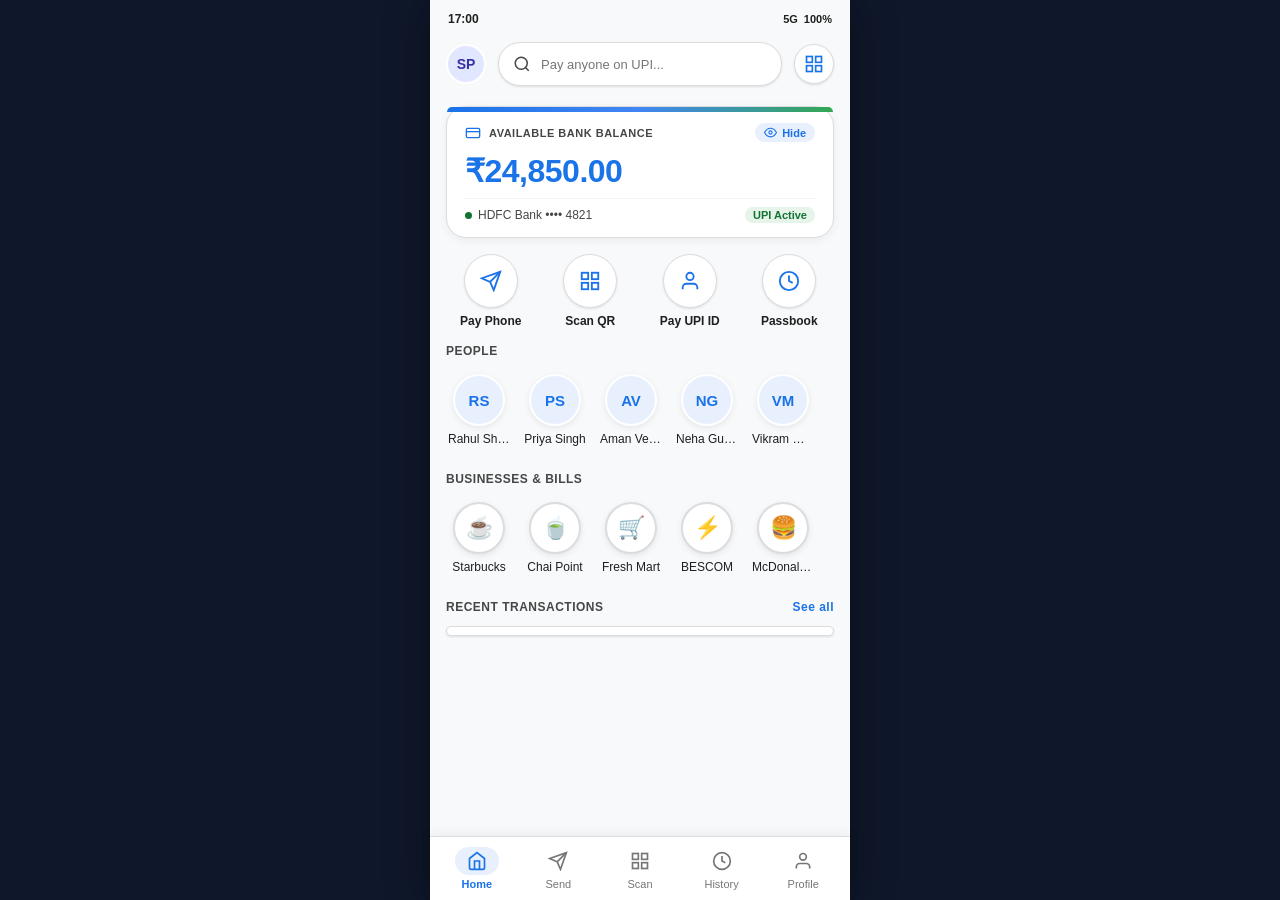
<file: index.html>
<!DOCTYPE html>
<html lang="en">
<head>
  <meta charset="UTF-8">
  <meta name="viewport" content="width=device-width, initial-scale=1.0, maximum-scale=1.0, user-scalable=no">
  <title>Google Pay - UPI</title>
  <style>
/* Google Pay UPI - Natural Page Scrolling & Full Size Components */
:root {
  --primary: #1a73e8;
  --primary-hover: #1557b0;
  --primary-light: #e8f0fe;
  --primary-gradient: linear-gradient(135deg, #1a73e8 0%, #0b57d0 100%);
  --accent-green: #137333;
  --accent-green-light: #e6f4ea;
  --danger: #d93025;
  --danger-light: #fce8e6;
  --app-bg: #f8f9fa;
  --card-bg: #ffffff;
  --surface-subtle: #f1f3f4;
  --surface-hover: #e8eaed;
  --text-main: #1f1f1f;
  --text-secondary: #444746;
  --text-muted: #747775;
  --border-color: #dadce0;
  --border-subtle: #f0f2f5;
  --font-family: -apple-system, BlinkMacSystemFont, "Segoe UI", Roboto, Helvetica, Arial, sans-serif;
  --radius-sm: 10px;
  --radius-md: 14px;
  --radius-lg: 20px;
  --radius-pill: 9999px;
  --shadow-sm: 0 1px 3px rgba(0, 0, 0, 0.08), 0 1px 2px rgba(0, 0, 0, 0.04);
  --shadow-card: 0 2px 8px rgba(0, 0, 0, 0.06);
}

*, *::before, *::after {
  box-sizing: border-box;
  margin: 0;
  padding: 0;
  -webkit-tap-highlight-color: transparent;
}

html, body {
  min-height: 100%;
  font-family: var(--font-family);
  font-size: 14px;
  color: var(--text-main);
  background-color: #0f172a; /* Outer dark desktop backdrop */
  margin: 0;
  padding: 0;
  overflow-x: hidden;
  overflow-y: auto !important; /* Full natural outer webpage scrolling */
  -webkit-font-smoothing: antialiased;
}

a {
  color: var(--primary);
  text-decoration: none;
}

button, input, select, textarea {
  font-family: inherit;
  font-size: inherit;
  color: inherit;
}

button {
  cursor: pointer;
  border: none;
  background: none;
}

svg {
  display: inline-block;
  vertical-align: middle;
  flex-shrink: 0;
}

/* ==========================================================================
   APP CONTAINER (Auto Height, Content-Driven, Natural Page Scrolling)
   ========================================================================== */
.phone-viewport-container {
  width: 100%;
  max-width: 420px;
  min-height: 100vh;
  height: auto !important; /* Never fixed height! Height determined by content */
  background-color: var(--app-bg);
  margin: 0 auto;
  position: relative;
  display: flex;
  flex-direction: column;
  box-shadow: 0 0 40px rgba(0, 0, 0, 0.4);
  padding-bottom: 90px; /* Room for fixed bottom navigation */
}

@media (max-width: 480px) {
  body {
    background-color: var(--app-bg);
  }
  .phone-viewport-container {
    max-width: 100%;
    box-shadow: none;
  }
}

/* Status Bar */
.phone-status-bar {
  height: 38px;
  padding: 0 18px;
  display: flex;
  align-items: center;
  justify-content: space-between;
  font-size: 12px;
  font-weight: 600;
  color: var(--text-main);
  background: var(--app-bg);
  flex-shrink: 0;
  user-select: none;
}

.status-bar-icons {
  display: flex;
  align-items: center;
  gap: 6px;
  font-size: 11px;
}

/* App Header */
.app-header {
  padding: 4px 16px 12px;
  display: flex;
  align-items: center;
  justify-content: space-between;
  gap: 12px;
  background: var(--app-bg);
  flex-shrink: 0;
}

.header-search-bar {
  flex: 1;
  height: 44px;
  background: var(--card-bg);
  border: 1px solid var(--border-color);
  border-radius: var(--radius-pill);
  display: flex;
  align-items: center;
  padding: 0 14px;
  gap: 10px;
  box-shadow: var(--shadow-sm);
  color: var(--text-muted);
  font-size: 13px;
  text-decoration: none;
  overflow: hidden;
}

.header-search-bar svg {
  width: 18px !important;
  height: 18px !important;
  stroke: var(--text-secondary);
  flex-shrink: 0;
}

.header-avatar-btn {
  width: 40px;
  height: 40px;
  min-width: 40px;
  min-height: 40px;
  border-radius: 50%;
  background: #e0e7ff;
  color: #3730a3;
  display: flex;
  align-items: center;
  justify-content: center;
  font-weight: 700;
  font-size: 14px;
  border: 2px solid #fff;
  flex-shrink: 0;
  text-decoration: none;
}

.header-scan-btn {
  width: 40px;
  height: 40px;
  min-width: 40px;
  min-height: 40px;
  border-radius: 50%;
  background: var(--card-bg);
  border: 1px solid var(--border-color);
  display: flex;
  align-items: center;
  justify-content: center;
  color: var(--primary);
  box-shadow: var(--shadow-sm);
  flex-shrink: 0;
  text-decoration: none;
}

.header-scan-btn svg {
  width: 20px !important;
  height: 20px !important;
  stroke: currentColor;
  flex-shrink: 0;
}

/* Page Top Bar (for subpages) */
.page-top-bar {
  height: 52px;
  padding: 0 14px;
  display: flex;
  align-items: center;
  justify-content: space-between;
  background: var(--app-bg);
  flex-shrink: 0;
  border-bottom: 1px solid var(--border-subtle);
}

.back-btn {
  width: 38px;
  height: 38px;
  min-width: 38px;
  min-height: 38px;
  border-radius: 50%;
  display: flex;
  align-items: center;
  justify-content: center;
  color: var(--text-main);
  flex-shrink: 0;
}

.back-btn svg {
  width: 18px !important;
  height: 18px !important;
  flex-shrink: 0;
}

.page-top-title {
  font-size: 16px;
  font-weight: 600;
  color: var(--text-main);
}

/* Main Content Body (Natural Flow) */
.main-content-body {
  padding: 8px 16px 20px;
  display: flex;
  flex-direction: column;
  gap: 16px;
  width: 100%;
}

/* ==========================================================================
   FIXED BOTTOM NAVIGATION BAR
   ========================================================================== */
.bottom-nav-bar {
  position: fixed !important;
  bottom: 0 !important;
  left: 50% !important;
  transform: translateX(-50%) !important;
  width: 100% !important;
  max-width: 420px !important;
  height: 64px !important;
  background: #ffffff !important;
  border-top: 1px solid var(--border-color) !important;
  display: flex !important;
  align-items: center !important;
  justify-content: space-around !important;
  padding: 0 6px !important;
  z-index: 1000 !important;
  box-shadow: 0 -2px 12px rgba(0, 0, 0, 0.06) !important;
}

.bottom-nav-item {
  flex: 1;
  display: flex;
  flex-direction: column;
  align-items: center;
  justify-content: center;
  gap: 3px;
  color: var(--text-muted);
  font-size: 11px;
  font-weight: 500;
  text-decoration: none;
  padding: 4px 0;
}

.nav-icon-pill {
  width: 44px;
  height: 28px;
  border-radius: var(--radius-pill);
  display: flex;
  align-items: center;
  justify-content: center;
}

.nav-icon-pill svg {
  width: 20px !important;
  height: 20px !important;
  stroke: currentColor;
  stroke-width: 2;
  fill: none;
  flex-shrink: 0;
}

.bottom-nav-item.active {
  color: var(--primary);
  font-weight: 600;
}

.bottom-nav-item.active .nav-icon-pill {
  background: var(--primary-light);
  color: var(--primary);
}

/* ==========================================================================
   BANK BALANCE CARD (Crystal Clear & Never Collapsed)
   ========================================================================== */
.balance-card-hero {
  background: #ffffff;
  border: 1.5px solid var(--border-color);
  border-radius: 20px;
  padding: 16px 18px 14px;
  box-shadow: var(--shadow-card);
  position: relative;
  display: flex;
  flex-direction: column;
  width: 100%;
}

.balance-card-hero::before {
  content: "";
  position: absolute;
  top: 0;
  left: 0;
  right: 0;
  height: 5px;
  background: linear-gradient(90deg, #1a73e8, #4285f4, #34a853);
  border-top-left-radius: 18px;
  border-top-right-radius: 18px;
}

.balance-card-header {
  display: flex;
  justify-content: space-between;
  align-items: center;
  margin-bottom: 6px;
}

.balance-card-title {
  display: flex;
  align-items: center;
  gap: 8px;
  font-size: 11px;
  font-weight: 600;
  color: var(--text-secondary);
  text-transform: uppercase;
  letter-spacing: 0.5px;
}

.balance-card-title svg {
  width: 16px !important;
  height: 16px !important;
  flex-shrink: 0;
}

.balance-toggle-pill {
  display: inline-flex;
  align-items: center;
  gap: 5px;
  background: var(--primary-light);
  color: var(--primary);
  padding: 3px 9px;
  border-radius: var(--radius-pill);
  font-size: 11px;
  font-weight: 600;
}

.balance-toggle-pill svg {
  width: 13px !important;
  height: 13px !important;
  flex-shrink: 0;
}

.balance-amount-display {
  font-size: 32px !important;
  font-weight: 700 !important;
  color: #1a73e8 !important;
  letter-spacing: -0.5px !important;
  margin: 4px 0 8px !important;
  display: block !important;
  line-height: 1.2 !important;
}

.balance-card-footer {
  display: flex;
  align-items: center;
  justify-content: space-between;
  border-top: 1px solid var(--surface-subtle);
  padding-top: 8px;
  font-size: 12px;
}

.bank-pill {
  display: flex;
  align-items: center;
  gap: 6px;
  color: var(--text-secondary);
  font-weight: 500;
}

.bank-dot {
  width: 7px;
  height: 7px;
  border-radius: 50%;
  background: var(--accent-green);
  display: inline-block;
}

.upi-active-badge {
  color: var(--accent-green);
  font-size: 11px;
  font-weight: 600;
  background: var(--accent-green-light);
  padding: 2px 8px;
  border-radius: var(--radius-pill);
}

/* ==========================================================================
   CARDS & SECTIONS
   ========================================================================== */
.mobile-card {
  background: var(--card-bg);
  border-radius: var(--radius-lg);
  padding: 16px;
  border: 1px solid var(--border-color);
  box-shadow: var(--shadow-sm);
  width: 100%;
}

.section-title {
  font-size: 12px;
  font-weight: 600;
  color: var(--text-secondary);
  text-transform: uppercase;
  letter-spacing: 0.5px;
  display: flex;
  align-items: center;
  justify-content: space-between;
  margin-bottom: -4px;
}

/* Quick Action Circles */
.mobile-actions-row {
  display: grid;
  grid-template-columns: repeat(4, 1fr);
  gap: 10px;
  text-align: center;
}

.mobile-action-item {
  display: flex;
  flex-direction: column;
  align-items: center;
  gap: 6px;
  text-decoration: none;
}

.mobile-action-circle {
  width: 54px;
  height: 54px;
  min-width: 54px;
  min-height: 54px;
  border-radius: 50%;
  background: var(--card-bg);
  border: 1px solid var(--border-color);
  color: var(--primary);
  display: flex;
  align-items: center;
  justify-content: center;
  box-shadow: var(--shadow-sm);
}

.mobile-action-circle svg {
  width: 22px !important;
  height: 22px !important;
  stroke: currentColor;
  stroke-width: 2;
  fill: none;
  flex-shrink: 0;
}

.mobile-action-label {
  font-size: 12px;
  font-weight: 600;
  color: var(--text-main);
}

/* ==========================================================================
   AVATAR CIRCLES (Explicit Non-Collapsing 52px Fixed Dimensions)
   ========================================================================== */
.avatar-scroll-row {
  display: flex !important;
  flex-direction: row !important;
  align-items: flex-start !important;
  gap: 14px !important;
  overflow-x: auto !important;
  overflow-y: hidden !important;
  padding: 4px 2px 10px 2px !important;
  -webkit-overflow-scrolling: touch;
  width: 100%;
}

.avatar-scroll-row::-webkit-scrollbar {
  display: none;
}

.avatar-contact-btn {
  display: flex !important;
  flex-direction: column !important;
  align-items: center !important;
  gap: 6px !important;
  text-align: center !important;
  min-width: 62px !important;
  width: 62px !important;
  background: none !important;
  border: none !important;
  text-decoration: none !important;
  flex-shrink: 0 !important;
}

.avatar-circle {
  width: 52px !important;
  height: 52px !important;
  min-width: 52px !important;
  min-height: 52px !important;
  max-width: 52px !important;
  max-height: 52px !important;
  border-radius: 50% !important;
  background: #e8f0fe !important;
  color: var(--primary) !important;
  border: 2px solid #ffffff !important;
  box-shadow: 0 2px 6px rgba(0, 0, 0, 0.08) !important;
  display: flex !important;
  align-items: center !important;
  justify-content: center !important;
  font-weight: 700 !important;
  font-size: 15px !important;
  flex-shrink: 0 !important;
}

.avatar-circle.business {
  background: #ffffff !important;
  border-color: var(--border-color) !important;
  font-size: 22px !important;
}

.avatar-name {
  font-size: 12px !important;
  font-weight: 500 !important;
  color: var(--text-main) !important;
  max-width: 62px !important;
  white-space: nowrap !important;
  overflow: hidden !important;
  text-overflow: ellipsis !important;
  display: block !important;
  text-align: center !important;
}

/* ==========================================================================
   TRANSACTION FEED
   ========================================================================== */
.mobile-tx-item {
  display: flex;
  align-items: center;
  justify-content: space-between;
  padding: 12px 0;
  border-bottom: 1px solid var(--border-subtle);
  cursor: pointer;
}

.mobile-tx-item:last-child {
  border-bottom: none;
}

.mobile-tx-left {
  display: flex;
  align-items: center;
  gap: 12px;
  min-width: 0;
}

.mobile-tx-avatar {
  width: 40px;
  height: 40px;
  min-width: 40px;
  min-height: 40px;
  border-radius: 50%;
  background: var(--surface-subtle);
  display: flex;
  align-items: center;
  justify-content: center;
  font-weight: 600;
  font-size: 14px;
  flex-shrink: 0;
}

.mobile-tx-avatar.credited {
  background: var(--accent-green-light);
  color: var(--accent-green);
}

.mobile-tx-avatar.debited {
  background: #f1f3f4;
  color: var(--text-secondary);
}

.mobile-tx-details {
  display: flex;
  flex-direction: column;
  min-width: 0;
}

.mobile-tx-title {
  font-size: 14px;
  font-weight: 600;
  color: var(--text-main);
  white-space: nowrap;
  overflow: hidden;
  text-overflow: ellipsis;
}

.mobile-tx-subtitle {
  font-size: 12px;
  color: var(--text-muted);
  margin-top: 2px;
}

.mobile-tx-right {
  display: flex;
  flex-direction: column;
  align-items: flex-end;
  gap: 2px;
  flex-shrink: 0;
}

.mobile-tx-amount {
  font-size: 15px;
  font-weight: 600;
}

.mobile-tx-amount.debited { color: var(--text-main); }
.mobile-tx-amount.credited { color: var(--accent-green); }
.mobile-tx-amount.failed { color: var(--text-muted); text-decoration: line-through; }

/* ==========================================================================
   FORMS & INPUTS
   ========================================================================== */
.mobile-input-card {
  background: var(--card-bg);
  border-radius: var(--radius-lg);
  padding: 16px;
  border: 1px solid var(--border-color);
  box-shadow: var(--shadow-sm);
}

.mobile-input-label {
  font-size: 11px;
  font-weight: 600;
  color: var(--text-muted);
  text-transform: uppercase;
  letter-spacing: 0.5px;
  margin-bottom: 8px;
  display: block;
}

.form-control {
  width: 100%;
  height: 48px;
  padding: 0 14px;
  border: 1px solid var(--border-color);
  border-radius: var(--radius-md);
  font-size: 14px;
  color: var(--text-main);
  background: #ffffff;
  outline: none;
}

.form-control:focus {
  border-color: var(--primary);
}

.form-error {
  color: var(--danger);
  font-size: 12px;
  font-weight: 500;
  margin-top: 5px;
  display: none;
}

.form-error.visible {
  display: block;
}

.mobile-amount-display {
  display: flex;
  align-items: center;
  justify-content: center;
  margin: 10px 0 16px;
}

.mobile-amount-input {
  border: none;
  outline: none;
  font-size: 38px;
  font-weight: 700;
  color: var(--text-main);
  text-align: center;
  width: 100%;
  background: transparent;
}

.denomination-chips {
  display: flex;
  gap: 8px;
  justify-content: center;
  flex-wrap: wrap;
  margin-bottom: 14px;
}

.denom-chip {
  padding: 6px 14px;
  border-radius: var(--radius-pill);
  background: var(--surface-subtle);
  border: 1px solid var(--border-color);
  font-size: 12px;
  font-weight: 600;
  color: var(--text-main);
}

.btn-mobile-primary {
  width: 100%;
  height: 52px;
  border-radius: var(--radius-pill);
  background: var(--primary-gradient);
  color: #fff;
  font-size: 15px;
  font-weight: 600;
  display: flex;
  align-items: center;
  justify-content: center;
  gap: 8px;
  box-shadow: 0 4px 14px rgba(26, 115, 232, 0.3);
  margin-top: 10px;
  text-decoration: none;
}

.btn-mobile-secondary {
  width: 100%;
  height: 46px;
  border-radius: var(--radius-pill);
  background: var(--surface-subtle);
  color: var(--text-main);
  border: 1px solid var(--border-color);
  font-size: 13px;
  font-weight: 600;
  display: flex;
  align-items: center;
  justify-content: center;
  text-decoration: none;
}

/* ==========================================================================
   NPCI PIN SCREEN (Full 4-Row Keypad, 100% Reachable & Non-Clipping)
   ========================================================================== */
.npci-pin-container {
  min-height: 100vh;
  height: auto;
  background: #ffffff;
  display: flex;
  flex-direction: column;
  justify-content: space-between;
  padding-bottom: 30px;
}

.npci-header-banner {
  background: #f8f9fa;
  border-bottom: 1px solid var(--border-color);
  padding: 12px 18px;
  display: flex;
  align-items: center;
  justify-content: space-between;
}

.npci-bank-logo {
  font-weight: 700;
  font-size: 13px;
  color: var(--primary);
}

.npci-upi-logo {
  font-size: 11px;
  font-weight: 700;
  color: var(--text-muted);
  letter-spacing: 0.5px;
}

.npci-payee-card {
  padding: 16px 18px;
  border-bottom: 1px dashed var(--border-color);
  display: flex;
  justify-content: space-between;
  align-items: center;
}

.npci-pin-section {
  text-align: center;
  padding: 24px 18px 10px;
}

.npci-dots-row {
  display: flex;
  justify-content: center;
  gap: 20px;
  margin: 24px 0 16px;
}

.npci-dot {
  width: 16px;
  height: 16px;
  min-width: 16px;
  min-height: 16px;
  border-radius: 50%;
  border: 2px solid #cbd5e1;
  background: #fff;
  transition: all 0.15s cubic-bezier(0.175, 0.885, 0.32, 1.275);
}

.npci-dot.filled {
  background: var(--text-main);
  border-color: var(--text-main);
  transform: scale(1.15);
}

.npci-dots-row.error {
  animation: shake 0.4s ease-in-out;
}

.npci-dots-row.error .npci-dot {
  border-color: var(--danger);
  background: var(--danger);
}

@keyframes shake {
  0%, 100% { transform: translateX(0); }
  20%, 60% { transform: translateX(-8px); }
  40%, 80% { transform: translateX(8px); }
}

/* Full 4-Row Touch Keypad */
.npci-keypad-grid {
  display: grid !important;
  grid-template-columns: repeat(3, 1fr) !important;
  gap: 10px !important;
  padding: 10px 18px 10px !important;
  width: 100% !important;
}

.npci-key-btn {
  height: 56px !important;
  min-height: 56px !important;
  border-radius: var(--radius-md) !important;
  background: #f8f9fa !important;
  border: 1px solid var(--border-subtle) !important;
  font-size: 22px !important;
  font-weight: 600 !important;
  color: var(--text-main) !important;
  display: flex !important;
  align-items: center !important;
  justify-content: center !important;
  box-shadow: 0 1px 2px rgba(0,0,0,0.04);
}

.npci-key-btn:active {
  background: #e2e8f0 !important;
}

.npci-key-btn.action-btn {
  font-size: 16px !important;
  background: #edf2f7 !important;
}

.npci-key-btn.submit-btn {
  background: var(--primary) !important;
  color: #fff !important;
  font-size: 20px !important;
}

/* ==========================================================================
   PAYMENT RESULT CELEBRATION
   ========================================================================== */
.result-celebration {
  text-align: center;
  padding: 24px 12px 16px;
}

.celebration-check-circle {
  width: 76px;
  height: 76px;
  border-radius: 50%;
  background: var(--accent-green-light);
  color: var(--accent-green);
  display: flex;
  align-items: center;
  justify-content: center;
  margin: 0 auto 14px;
}

.celebration-check-circle svg {
  width: 40px !important;
  height: 40px !important;
  stroke: currentColor;
  stroke-width: 3;
  fill: none;
  flex-shrink: 0;
}

.receipt-row {
  display: flex;
  justify-content: space-between;
  font-size: 13px;
  margin-bottom: 10px;
}

.receipt-row:last-child {
  margin-bottom: 0;
}

.receipt-row .label { color: var(--text-muted); }
.receipt-row .value { font-weight: 600; color: var(--text-main); }

/* ==========================================================================
   SCANNER & MODAL
   ========================================================================== */
.scanner-container {
  height: 260px;
  background: #000;
  border-radius: 24px;
  position: relative;
  overflow: hidden;
  display: flex;
  align-items: center;
  justify-content: center;
  margin-bottom: 16px;
}

.scanner-viewfinder {
  width: 180px;
  height: 180px;
  position: relative;
  border: 2px solid rgba(255, 255, 255, 0.3);
  border-radius: 14px;
}

.scanner-corner {
  position: absolute;
  width: 22px;
  height: 22px;
  border-color: #fff;
  border-style: solid;
}

.corner-tl { top: -2px; left: -2px; border-width: 4px 0 0 4px; border-top-left-radius: 10px; }
.corner-tr { top: -2px; right: -2px; border-width: 4px 4px 0 0; border-top-right-radius: 10px; }
.corner-bl { bottom: -2px; left: -2px; border-width: 0 0 4px 4px; border-bottom-left-radius: 10px; }
.corner-br { bottom: -2px; right: -2px; border-width: 0 4px 4px 0; border-bottom-right-radius: 10px; }

.laser-beam {
  position: absolute;
  left: 0;
  right: 0;
  height: 3px;
  background: #34a853;
  box-shadow: 0 0 12px #34a853;
  animation: scan-laser 2s infinite alternate ease-in-out;
}

@keyframes scan-laser {
  0% { top: 10%; }
  100% { top: 90%; }
}

.scanner-controls {
  position: absolute;
  bottom: 12px;
  display: flex;
  gap: 12px;
}

.scanner-pill-btn {
  background: rgba(255, 255, 255, 0.2);
  backdrop-filter: blur(8px);
  color: #fff;
  padding: 6px 14px;
  border-radius: var(--radius-pill);
  font-size: 12px;
  font-weight: 500;
  display: flex;
  align-items: center;
  gap: 6px;
}

.mobile-sheet-overlay {
  position: fixed;
  inset: 0;
  background: rgba(0, 0, 0, 0.5);
  z-index: 2000;
  display: flex;
  flex-direction: column;
  justify-content: flex-end;
  opacity: 0;
  visibility: hidden;
  transition: all 0.25s ease;
}

.mobile-sheet-overlay.active {
  opacity: 1;
  visibility: visible;
}

.mobile-sheet-content {
  background: var(--card-bg);
  border-top-left-radius: 28px;
  border-top-right-radius: 28px;
  padding: 24px 20px 32px;
  transform: translateY(100%);
  transition: transform 0.25s ease;
  max-height: 85vh;
  overflow-y: auto;
  max-width: 420px;
  margin: 0 auto;
  width: 100%;
}

.mobile-sheet-overlay.active .mobile-sheet-content {
  transform: translateY(0);
}

.sheet-handle {
  width: 40px;
  height: 4px;
  background: #cbd5e1;
  border-radius: 2px;
  margin: -10px auto 16px;
}

/* Filter Chips & Search */
.search-input {
  width: 100%;
  height: 44px;
  padding: 0 16px;
  border: 1px solid var(--border-color);
  border-radius: var(--radius-pill);
  font-size: 13px;
  outline: none;
  background: #ffffff;
}

.filter-chips {
  display: flex;
  gap: 6px;
  align-items: center;
}

.filter-chip {
  padding: 6px 14px;
  border-radius: var(--radius-pill);
  background: var(--card-bg);
  border: 1px solid var(--border-color);
  font-size: 12px;
  font-weight: 500;
  color: var(--text-secondary);
  white-space: nowrap;
}

.filter-chip.active {
  background: var(--primary);
  color: #fff;
  border-color: var(--primary);
}

.phone-toast-container {
  position: fixed;
  top: 48px;
  left: 50%;
  transform: translateX(-50%);
  width: 90%;
  max-width: 380px;
  z-index: 3000;
  display: flex;
  flex-direction: column;
  gap: 8px;
  pointer-events: none;
}

.phone-toast {
  background: #1e293b;
  color: #fff;
  padding: 10px 16px;
  border-radius: var(--radius-pill);
  font-size: 13px;
  font-weight: 500;
  box-shadow: 0 4px 14px rgba(0,0,0,0.1);
  text-align: center;
  transform: translateY(-20px);
  opacity: 0;
  transition: all 0.25s ease;
  pointer-events: auto;
}

.phone-toast.show {
  transform: translateY(0);
  opacity: 1;
}

.phone-toast.toast-error { background: var(--danger); }
.phone-toast.toast-success { background: var(--accent-green); }

.spinner {
  width: 18px;
  height: 18px;
  border: 2px solid rgba(255,255,255,0.3);
  border-top-color: #fff;
  border-radius: 50%;
  animation: spin 0.8s linear infinite;
  display: inline-block;
  vertical-align: middle;
}
@keyframes spin { to { transform: rotate(360deg); } }

  </style>
</head>
<body>
  <div class="phone-viewport-container">
    <!-- Status Bar -->
    <div class="phone-status-bar">
      <span id="phone-status-time">9:41</span>
      <div class="status-bar-icons">
        <span>5G</span>
        <span>100%</span>
      </div>
    </div>

    <!-- Mobile Header -->
    <header class="app-header">
      <a href="profile.html" class="header-avatar-btn" id="header-avatar">SP</a>
      <a href="send.html" class="header-search-bar">
        <svg width="18" height="18" viewBox="0 0 24 24" fill="none" stroke="#5f6368" stroke-width="2"><circle cx="11" cy="11" r="8"/><line x1="21" y1="21" x2="16.65" y2="16.65"/></svg>
        <span>Pay anyone on UPI...</span>
      </a>
      <a href="scan.html" class="header-scan-btn" aria-label="Scan QR">
        <svg width="20" height="20" viewBox="0 0 24 24" fill="none" stroke="currentColor" stroke-width="2"><rect x="3" y="3" width="7" height="7"/><rect x="14" y="3" width="7" height="7"/><rect x="14" y="14" width="7" height="7"/><rect x="3" y="14" width="7" height="7"/></svg>
      </a>
    </header>

    <!-- Main Content Body (Natural Full Size Page Scrolling) -->
    <main class="main-content-body">
      <!-- High Visibility Bank Balance Card -->
      <div class="balance-card-hero">
        <div class="balance-card-header">
          <div class="balance-card-title">
            <svg width="16" height="16" viewBox="0 0 24 24" fill="none" stroke="#1a73e8" stroke-width="2"><rect x="2" y="5" width="20" height="14" rx="2"/><line x1="2" y1="10" x2="22" y2="10"/></svg>
            <span>Available Bank Balance</span>
          </div>
          <button class="balance-toggle-pill" id="balance-toggle-btn" type="button">
            <svg width="13" height="13" viewBox="0 0 24 24" fill="none" stroke="currentColor" stroke-width="2"><path d="M1 12s4-8 11-8 11 8 11 8-4 8-11 8-11-8-11-8z"/><circle cx="12" cy="12" r="3"/></svg>
            <span id="eye-btn-text">Hide</span>
          </button>
        </div>

        <div class="balance-amount-display" id="user-balance">₹24,850.00</div>

        <div class="balance-card-footer">
          <div class="bank-pill">
            <span class="bank-dot"></span>
            <span id="primary-bank-label">HDFC Bank •••• 4821</span>
          </div>
          <span class="upi-active-badge">UPI Active</span>
        </div>
      </div>

      <!-- Quick Action Circles Grid -->
      <div class="mobile-actions-row">
        <a href="send.html" class="mobile-action-item">
          <div class="mobile-action-circle">
            <svg width="22" height="22" viewBox="0 0 24 24"><line x1="22" y1="2" x2="11" y2="13"/><polygon points="22 2 15 22 11 13 2 9 22 2"/></svg>
          </div>
          <span class="mobile-action-label">Pay Phone</span>
        </a>
        <a href="scan.html" class="mobile-action-item">
          <div class="mobile-action-circle">
            <svg width="22" height="22" viewBox="0 0 24 24"><rect x="3" y="3" width="7" height="7"/><rect x="14" y="3" width="7" height="7"/><rect x="14" y="14" width="7" height="7"/><rect x="3" y="14" width="7" height="7"/></svg>
          </div>
          <span class="mobile-action-label">Scan QR</span>
        </a>
        <a href="send.html" class="mobile-action-item">
          <div class="mobile-action-circle">
            <svg width="22" height="22" viewBox="0 0 24 24"><path d="M20 21v-2a4 4 0 0 0-4-4H8a4 4 0 0 0-4 4v2"/><circle cx="12" cy="7" r="4"/></svg>
          </div>
          <span class="mobile-action-label">Pay UPI ID</span>
        </a>
        <a href="history.html" class="mobile-action-item">
          <div class="mobile-action-circle">
            <svg width="22" height="22" viewBox="0 0 24 24"><circle cx="12" cy="12" r="10"/><polyline points="12 6 12 12 16 14"/></svg>
          </div>
          <span class="mobile-action-label">Passbook</span>
        </a>
      </div>

      <!-- People Section (52px Unclipped Avatars) -->
      <div class="section-title"><span>People</span></div>
      <div class="avatar-scroll-row" id="quick-contacts-list">
        <a href="send.html?recipient=rahul%40okhdfcbank&name=Rahul%20Sharma" class="avatar-contact-btn">
          <div class="avatar-circle">RS</div>
          <span class="avatar-name">Rahul</span>
        </a>
        <a href="send.html?recipient=priya%40oksbi&name=Priya%20Singh" class="avatar-contact-btn">
          <div class="avatar-circle">PS</div>
          <span class="avatar-name">Priya</span>
        </a>
        <a href="send.html?recipient=aman%40okicici&name=Aman%20Verma" class="avatar-contact-btn">
          <div class="avatar-circle">AV</div>
          <span class="avatar-name">Aman</span>
        </a>
        <a href="send.html?recipient=neha%40okaxis&name=Neha%20Gupta" class="avatar-contact-btn">
          <div class="avatar-circle">NG</div>
          <span class="avatar-name">Neha</span>
        </a>
        <a href="send.html?recipient=vikram%40okhdfcbank&name=Vikram%20Mehta" class="avatar-contact-btn">
          <div class="avatar-circle">VM</div>
          <span class="avatar-name">Vikram</span>
        </a>
      </div>

      <!-- Businesses & Bills Section -->
      <div class="section-title"><span>Businesses & Bills</span></div>
      <div class="avatar-scroll-row">
        <a href="scan.html" class="avatar-contact-btn">
          <div class="avatar-circle business">☕</div>
          <span class="avatar-name">Starbucks</span>
        </a>
        <a href="scan.html" class="avatar-contact-btn">
          <div class="avatar-circle business">🍵</div>
          <span class="avatar-name">Chai Point</span>
        </a>
        <a href="scan.html" class="avatar-contact-btn">
          <div class="avatar-circle business">🛒</div>
          <span class="avatar-name">Fresh Mart</span>
        </a>
        <a href="scan.html" class="avatar-contact-btn">
          <div class="avatar-circle business">⚡</div>
          <span class="avatar-name">BESCOM</span>
        </a>
        <a href="scan.html" class="avatar-contact-btn">
          <div class="avatar-circle business">🍔</div>
          <span class="avatar-name">McDonald's</span>
        </a>
      </div>

      <!-- Recent Transactions Section -->
      <div class="section-title">
        <span>Recent Transactions</span>
        <a href="history.html" style="color: var(--primary); font-size: 12px; font-weight: 600; text-transform: none;">See all</a>
      </div>
      <div class="mobile-card" style="padding: 4px 14px;">
        <div id="recent-transactions-list">
          <!-- Populated by home.js -->
        </div>
      </div>
    </main>

    <!-- Fixed Bottom Navigation Bar -->
    <nav class="bottom-nav-bar">
      <a href="index.html" class="bottom-nav-item active">
        <div class="nav-icon-pill"><svg width="20" height="20" viewBox="0 0 24 24"><path d="M3 9l9-7 9 7v11a2 2 0 0 1-2 2H5a2 2 0 0 1-2-2z"/><polyline points="9 22 9 12 15 12 15 22"/></svg></div>
        <span>Home</span>
      </a>
      <a href="send.html" class="bottom-nav-item">
        <div class="nav-icon-pill"><svg width="20" height="20" viewBox="0 0 24 24"><line x1="22" y1="2" x2="11" y2="13"/><polygon points="22 2 15 22 11 13 2 9 22 2"/></svg></div>
        <span>Send</span>
      </a>
      <a href="scan.html" class="bottom-nav-item">
        <div class="nav-icon-pill"><svg width="20" height="20" viewBox="0 0 24 24"><rect x="3" y="3" width="7" height="7"/><rect x="14" y="3" width="7" height="7"/><rect x="14" y="14" width="7" height="7"/><rect x="3" y="14" width="7" height="7"/></svg></div>
        <span>Scan</span>
      </a>
      <a href="history.html" class="bottom-nav-item">
        <div class="nav-icon-pill"><svg width="20" height="20" viewBox="0 0 24 24"><circle cx="12" cy="12" r="10"/><polyline points="12 6 12 12 16 14"/></svg></div>
        <span>History</span>
      </a>
      <a href="profile.html" class="bottom-nav-item">
        <div class="nav-icon-pill"><svg width="20" height="20" viewBox="0 0 24 24"><path d="M20 21v-2a4 4 0 0 0-4-4H8a4 4 0 0 0-4 4v2"/><circle cx="12" cy="7" r="4"/></svg></div>
        <span>Profile</span>
      </a>
    </nav>
  </div>

  <script src="js/api.js"></script>
  <script src="js/main.js"></script>
  <script src="js/home.js"></script>
</body>
</html>
</file>
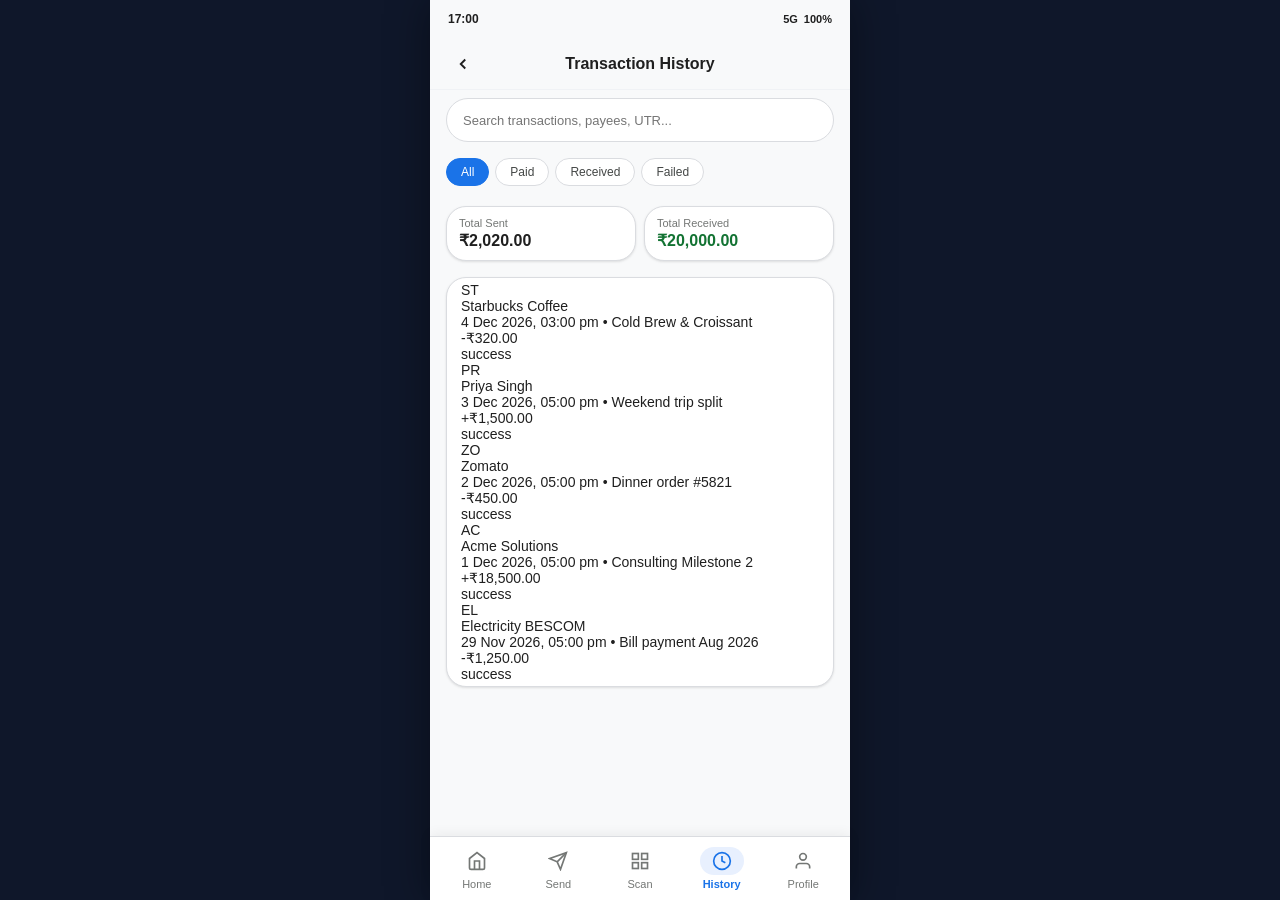
<file: history.html>
<!DOCTYPE html>
<html lang="en">
<head>
  <meta charset="UTF-8">
  <meta name="viewport" content="width=device-width, initial-scale=1.0, maximum-scale=1.0, user-scalable=no">
  <title>Transaction History - Google Pay</title>
  <style>
/* Google Pay UPI - Natural Page Scrolling & Full Size Components */
:root {
  --primary: #1a73e8;
  --primary-hover: #1557b0;
  --primary-light: #e8f0fe;
  --primary-gradient: linear-gradient(135deg, #1a73e8 0%, #0b57d0 100%);
  --accent-green: #137333;
  --accent-green-light: #e6f4ea;
  --danger: #d93025;
  --danger-light: #fce8e6;
  --app-bg: #f8f9fa;
  --card-bg: #ffffff;
  --surface-subtle: #f1f3f4;
  --surface-hover: #e8eaed;
  --text-main: #1f1f1f;
  --text-secondary: #444746;
  --text-muted: #747775;
  --border-color: #dadce0;
  --border-subtle: #f0f2f5;
  --font-family: -apple-system, BlinkMacSystemFont, "Segoe UI", Roboto, Helvetica, Arial, sans-serif;
  --radius-sm: 10px;
  --radius-md: 14px;
  --radius-lg: 20px;
  --radius-pill: 9999px;
  --shadow-sm: 0 1px 3px rgba(0, 0, 0, 0.08), 0 1px 2px rgba(0, 0, 0, 0.04);
  --shadow-card: 0 2px 8px rgba(0, 0, 0, 0.06);
}

*, *::before, *::after {
  box-sizing: border-box;
  margin: 0;
  padding: 0;
  -webkit-tap-highlight-color: transparent;
}

html, body {
  min-height: 100%;
  font-family: var(--font-family);
  font-size: 14px;
  color: var(--text-main);
  background-color: #0f172a; /* Outer dark desktop backdrop */
  margin: 0;
  padding: 0;
  overflow-x: hidden;
  overflow-y: auto !important; /* Full natural outer webpage scrolling */
  -webkit-font-smoothing: antialiased;
}

a {
  color: var(--primary);
  text-decoration: none;
}

button, input, select, textarea {
  font-family: inherit;
  font-size: inherit;
  color: inherit;
}

button {
  cursor: pointer;
  border: none;
  background: none;
}

svg {
  display: inline-block;
  vertical-align: middle;
  flex-shrink: 0;
}

/* ==========================================================================
   APP CONTAINER (Auto Height, Content-Driven, Natural Page Scrolling)
   ========================================================================== */
.phone-viewport-container {
  width: 100%;
  max-width: 420px;
  min-height: 100vh;
  height: auto !important; /* Never fixed height! Height determined by content */
  background-color: var(--app-bg);
  margin: 0 auto;
  position: relative;
  display: flex;
  flex-direction: column;
  box-shadow: 0 0 40px rgba(0, 0, 0, 0.4);
  padding-bottom: 90px; /* Room for fixed bottom navigation */
}

@media (max-width: 480px) {
  body {
    background-color: var(--app-bg);
  }
  .phone-viewport-container {
    max-width: 100%;
    box-shadow: none;
  }
}

/* Status Bar */
.phone-status-bar {
  height: 38px;
  padding: 0 18px;
  display: flex;
  align-items: center;
  justify-content: space-between;
  font-size: 12px;
  font-weight: 600;
  color: var(--text-main);
  background: var(--app-bg);
  flex-shrink: 0;
  user-select: none;
}

.status-bar-icons {
  display: flex;
  align-items: center;
  gap: 6px;
  font-size: 11px;
}

/* App Header */
.app-header {
  padding: 4px 16px 12px;
  display: flex;
  align-items: center;
  justify-content: space-between;
  gap: 12px;
  background: var(--app-bg);
  flex-shrink: 0;
}

.header-search-bar {
  flex: 1;
  height: 44px;
  background: var(--card-bg);
  border: 1px solid var(--border-color);
  border-radius: var(--radius-pill);
  display: flex;
  align-items: center;
  padding: 0 14px;
  gap: 10px;
  box-shadow: var(--shadow-sm);
  color: var(--text-muted);
  font-size: 13px;
  text-decoration: none;
  overflow: hidden;
}

.header-search-bar svg {
  width: 18px !important;
  height: 18px !important;
  stroke: var(--text-secondary);
  flex-shrink: 0;
}

.header-avatar-btn {
  width: 40px;
  height: 40px;
  min-width: 40px;
  min-height: 40px;
  border-radius: 50%;
  background: #e0e7ff;
  color: #3730a3;
  display: flex;
  align-items: center;
  justify-content: center;
  font-weight: 700;
  font-size: 14px;
  border: 2px solid #fff;
  flex-shrink: 0;
  text-decoration: none;
}

.header-scan-btn {
  width: 40px;
  height: 40px;
  min-width: 40px;
  min-height: 40px;
  border-radius: 50%;
  background: var(--card-bg);
  border: 1px solid var(--border-color);
  display: flex;
  align-items: center;
  justify-content: center;
  color: var(--primary);
  box-shadow: var(--shadow-sm);
  flex-shrink: 0;
  text-decoration: none;
}

.header-scan-btn svg {
  width: 20px !important;
  height: 20px !important;
  stroke: currentColor;
  flex-shrink: 0;
}

/* Page Top Bar (for subpages) */
.page-top-bar {
  height: 52px;
  padding: 0 14px;
  display: flex;
  align-items: center;
  justify-content: space-between;
  background: var(--app-bg);
  flex-shrink: 0;
  border-bottom: 1px solid var(--border-subtle);
}

.back-btn {
  width: 38px;
  height: 38px;
  min-width: 38px;
  min-height: 38px;
  border-radius: 50%;
  display: flex;
  align-items: center;
  justify-content: center;
  color: var(--text-main);
  flex-shrink: 0;
}

.back-btn svg {
  width: 18px !important;
  height: 18px !important;
  flex-shrink: 0;
}

.page-top-title {
  font-size: 16px;
  font-weight: 600;
  color: var(--text-main);
}

/* Main Content Body (Natural Flow) */
.main-content-body {
  padding: 8px 16px 20px;
  display: flex;
  flex-direction: column;
  gap: 16px;
  width: 100%;
}

/* ==========================================================================
   FIXED BOTTOM NAVIGATION BAR
   ========================================================================== */
.bottom-nav-bar {
  position: fixed !important;
  bottom: 0 !important;
  left: 50% !important;
  transform: translateX(-50%) !important;
  width: 100% !important;
  max-width: 420px !important;
  height: 64px !important;
  background: #ffffff !important;
  border-top: 1px solid var(--border-color) !important;
  display: flex !important;
  align-items: center !important;
  justify-content: space-around !important;
  padding: 0 6px !important;
  z-index: 1000 !important;
  box-shadow: 0 -2px 12px rgba(0, 0, 0, 0.06) !important;
}

.bottom-nav-item {
  flex: 1;
  display: flex;
  flex-direction: column;
  align-items: center;
  justify-content: center;
  gap: 3px;
  color: var(--text-muted);
  font-size: 11px;
  font-weight: 500;
  text-decoration: none;
  padding: 4px 0;
}

.nav-icon-pill {
  width: 44px;
  height: 28px;
  border-radius: var(--radius-pill);
  display: flex;
  align-items: center;
  justify-content: center;
}

.nav-icon-pill svg {
  width: 20px !important;
  height: 20px !important;
  stroke: currentColor;
  stroke-width: 2;
  fill: none;
  flex-shrink: 0;
}

.bottom-nav-item.active {
  color: var(--primary);
  font-weight: 600;
}

.bottom-nav-item.active .nav-icon-pill {
  background: var(--primary-light);
  color: var(--primary);
}

/* ==========================================================================
   BANK BALANCE CARD (Crystal Clear & Never Collapsed)
   ========================================================================== */
.balance-card-hero {
  background: #ffffff;
  border: 1.5px solid var(--border-color);
  border-radius: 20px;
  padding: 16px 18px 14px;
  box-shadow: var(--shadow-card);
  position: relative;
  display: flex;
  flex-direction: column;
  width: 100%;
}

.balance-card-hero::before {
  content: "";
  position: absolute;
  top: 0;
  left: 0;
  right: 0;
  height: 5px;
  background: linear-gradient(90deg, #1a73e8, #4285f4, #34a853);
  border-top-left-radius: 18px;
  border-top-right-radius: 18px;
}

.balance-card-header {
  display: flex;
  justify-content: space-between;
  align-items: center;
  margin-bottom: 6px;
}

.balance-card-title {
  display: flex;
  align-items: center;
  gap: 8px;
  font-size: 11px;
  font-weight: 600;
  color: var(--text-secondary);
  text-transform: uppercase;
  letter-spacing: 0.5px;
}

.balance-card-title svg {
  width: 16px !important;
  height: 16px !important;
  flex-shrink: 0;
}

.balance-toggle-pill {
  display: inline-flex;
  align-items: center;
  gap: 5px;
  background: var(--primary-light);
  color: var(--primary);
  padding: 3px 9px;
  border-radius: var(--radius-pill);
  font-size: 11px;
  font-weight: 600;
}

.balance-toggle-pill svg {
  width: 13px !important;
  height: 13px !important;
  flex-shrink: 0;
}

.balance-amount-display {
  font-size: 32px !important;
  font-weight: 700 !important;
  color: #1a73e8 !important;
  letter-spacing: -0.5px !important;
  margin: 4px 0 8px !important;
  display: block !important;
  line-height: 1.2 !important;
}

.balance-card-footer {
  display: flex;
  align-items: center;
  justify-content: space-between;
  border-top: 1px solid var(--surface-subtle);
  padding-top: 8px;
  font-size: 12px;
}

.bank-pill {
  display: flex;
  align-items: center;
  gap: 6px;
  color: var(--text-secondary);
  font-weight: 500;
}

.bank-dot {
  width: 7px;
  height: 7px;
  border-radius: 50%;
  background: var(--accent-green);
  display: inline-block;
}

.upi-active-badge {
  color: var(--accent-green);
  font-size: 11px;
  font-weight: 600;
  background: var(--accent-green-light);
  padding: 2px 8px;
  border-radius: var(--radius-pill);
}

/* ==========================================================================
   CARDS & SECTIONS
   ========================================================================== */
.mobile-card {
  background: var(--card-bg);
  border-radius: var(--radius-lg);
  padding: 16px;
  border: 1px solid var(--border-color);
  box-shadow: var(--shadow-sm);
  width: 100%;
}

.section-title {
  font-size: 12px;
  font-weight: 600;
  color: var(--text-secondary);
  text-transform: uppercase;
  letter-spacing: 0.5px;
  display: flex;
  align-items: center;
  justify-content: space-between;
  margin-bottom: -4px;
}

/* Quick Action Circles */
.mobile-actions-row {
  display: grid;
  grid-template-columns: repeat(4, 1fr);
  gap: 10px;
  text-align: center;
}

.mobile-action-item {
  display: flex;
  flex-direction: column;
  align-items: center;
  gap: 6px;
  text-decoration: none;
}

.mobile-action-circle {
  width: 54px;
  height: 54px;
  min-width: 54px;
  min-height: 54px;
  border-radius: 50%;
  background: var(--card-bg);
  border: 1px solid var(--border-color);
  color: var(--primary);
  display: flex;
  align-items: center;
  justify-content: center;
  box-shadow: var(--shadow-sm);
}

.mobile-action-circle svg {
  width: 22px !important;
  height: 22px !important;
  stroke: currentColor;
  stroke-width: 2;
  fill: none;
  flex-shrink: 0;
}

.mobile-action-label {
  font-size: 12px;
  font-weight: 600;
  color: var(--text-main);
}

/* ==========================================================================
   AVATAR CIRCLES (Explicit Non-Collapsing 52px Fixed Dimensions)
   ========================================================================== */
.avatar-scroll-row {
  display: flex !important;
  flex-direction: row !important;
  align-items: flex-start !important;
  gap: 14px !important;
  overflow-x: auto !important;
  overflow-y: hidden !important;
  padding: 4px 2px 10px 2px !important;
  -webkit-overflow-scrolling: touch;
  width: 100%;
}

.avatar-scroll-row::-webkit-scrollbar {
  display: none;
}

.avatar-contact-btn {
  display: flex !important;
  flex-direction: column !important;
  align-items: center !important;
  gap: 6px !important;
  text-align: center !important;
  min-width: 62px !important;
  width: 62px !important;
  background: none !important;
  border: none !important;
  text-decoration: none !important;
  flex-shrink: 0 !important;
}

.avatar-circle {
  width: 52px !important;
  height: 52px !important;
  min-width: 52px !important;
  min-height: 52px !important;
  max-width: 52px !important;
  max-height: 52px !important;
  border-radius: 50% !important;
  background: #e8f0fe !important;
  color: var(--primary) !important;
  border: 2px solid #ffffff !important;
  box-shadow: 0 2px 6px rgba(0, 0, 0, 0.08) !important;
  display: flex !important;
  align-items: center !important;
  justify-content: center !important;
  font-weight: 700 !important;
  font-size: 15px !important;
  flex-shrink: 0 !important;
}

.avatar-circle.business {
  background: #ffffff !important;
  border-color: var(--border-color) !important;
  font-size: 22px !important;
}

.avatar-name {
  font-size: 12px !important;
  font-weight: 500 !important;
  color: var(--text-main) !important;
  max-width: 62px !important;
  white-space: nowrap !important;
  overflow: hidden !important;
  text-overflow: ellipsis !important;
  display: block !important;
  text-align: center !important;
}

/* ==========================================================================
   TRANSACTION FEED
   ========================================================================== */
.mobile-tx-item {
  display: flex;
  align-items: center;
  justify-content: space-between;
  padding: 12px 0;
  border-bottom: 1px solid var(--border-subtle);
  cursor: pointer;
}

.mobile-tx-item:last-child {
  border-bottom: none;
}

.mobile-tx-left {
  display: flex;
  align-items: center;
  gap: 12px;
  min-width: 0;
}

.mobile-tx-avatar {
  width: 40px;
  height: 40px;
  min-width: 40px;
  min-height: 40px;
  border-radius: 50%;
  background: var(--surface-subtle);
  display: flex;
  align-items: center;
  justify-content: center;
  font-weight: 600;
  font-size: 14px;
  flex-shrink: 0;
}

.mobile-tx-avatar.credited {
  background: var(--accent-green-light);
  color: var(--accent-green);
}

.mobile-tx-avatar.debited {
  background: #f1f3f4;
  color: var(--text-secondary);
}

.mobile-tx-details {
  display: flex;
  flex-direction: column;
  min-width: 0;
}

.mobile-tx-title {
  font-size: 14px;
  font-weight: 600;
  color: var(--text-main);
  white-space: nowrap;
  overflow: hidden;
  text-overflow: ellipsis;
}

.mobile-tx-subtitle {
  font-size: 12px;
  color: var(--text-muted);
  margin-top: 2px;
}

.mobile-tx-right {
  display: flex;
  flex-direction: column;
  align-items: flex-end;
  gap: 2px;
  flex-shrink: 0;
}

.mobile-tx-amount {
  font-size: 15px;
  font-weight: 600;
}

.mobile-tx-amount.debited { color: var(--text-main); }
.mobile-tx-amount.credited { color: var(--accent-green); }
.mobile-tx-amount.failed { color: var(--text-muted); text-decoration: line-through; }

/* ==========================================================================
   FORMS & INPUTS
   ========================================================================== */
.mobile-input-card {
  background: var(--card-bg);
  border-radius: var(--radius-lg);
  padding: 16px;
  border: 1px solid var(--border-color);
  box-shadow: var(--shadow-sm);
}

.mobile-input-label {
  font-size: 11px;
  font-weight: 600;
  color: var(--text-muted);
  text-transform: uppercase;
  letter-spacing: 0.5px;
  margin-bottom: 8px;
  display: block;
}

.form-control {
  width: 100%;
  height: 48px;
  padding: 0 14px;
  border: 1px solid var(--border-color);
  border-radius: var(--radius-md);
  font-size: 14px;
  color: var(--text-main);
  background: #ffffff;
  outline: none;
}

.form-control:focus {
  border-color: var(--primary);
}

.form-error {
  color: var(--danger);
  font-size: 12px;
  font-weight: 500;
  margin-top: 5px;
  display: none;
}

.form-error.visible {
  display: block;
}

.mobile-amount-display {
  display: flex;
  align-items: center;
  justify-content: center;
  margin: 10px 0 16px;
}

.mobile-amount-input {
  border: none;
  outline: none;
  font-size: 38px;
  font-weight: 700;
  color: var(--text-main);
  text-align: center;
  width: 100%;
  background: transparent;
}

.denomination-chips {
  display: flex;
  gap: 8px;
  justify-content: center;
  flex-wrap: wrap;
  margin-bottom: 14px;
}

.denom-chip {
  padding: 6px 14px;
  border-radius: var(--radius-pill);
  background: var(--surface-subtle);
  border: 1px solid var(--border-color);
  font-size: 12px;
  font-weight: 600;
  color: var(--text-main);
}

.btn-mobile-primary {
  width: 100%;
  height: 52px;
  border-radius: var(--radius-pill);
  background: var(--primary-gradient);
  color: #fff;
  font-size: 15px;
  font-weight: 600;
  display: flex;
  align-items: center;
  justify-content: center;
  gap: 8px;
  box-shadow: 0 4px 14px rgba(26, 115, 232, 0.3);
  margin-top: 10px;
  text-decoration: none;
}

.btn-mobile-secondary {
  width: 100%;
  height: 46px;
  border-radius: var(--radius-pill);
  background: var(--surface-subtle);
  color: var(--text-main);
  border: 1px solid var(--border-color);
  font-size: 13px;
  font-weight: 600;
  display: flex;
  align-items: center;
  justify-content: center;
  text-decoration: none;
}

/* ==========================================================================
   NPCI PIN SCREEN (Full 4-Row Keypad, 100% Reachable & Non-Clipping)
   ========================================================================== */
.npci-pin-container {
  min-height: 100vh;
  height: auto;
  background: #ffffff;
  display: flex;
  flex-direction: column;
  justify-content: space-between;
  padding-bottom: 30px;
}

.npci-header-banner {
  background: #f8f9fa;
  border-bottom: 1px solid var(--border-color);
  padding: 12px 18px;
  display: flex;
  align-items: center;
  justify-content: space-between;
}

.npci-bank-logo {
  font-weight: 700;
  font-size: 13px;
  color: var(--primary);
}

.npci-upi-logo {
  font-size: 11px;
  font-weight: 700;
  color: var(--text-muted);
  letter-spacing: 0.5px;
}

.npci-payee-card {
  padding: 16px 18px;
  border-bottom: 1px dashed var(--border-color);
  display: flex;
  justify-content: space-between;
  align-items: center;
}

.npci-pin-section {
  text-align: center;
  padding: 24px 18px 10px;
}

.npci-dots-row {
  display: flex;
  justify-content: center;
  gap: 20px;
  margin: 24px 0 16px;
}

.npci-dot {
  width: 16px;
  height: 16px;
  min-width: 16px;
  min-height: 16px;
  border-radius: 50%;
  border: 2px solid #cbd5e1;
  background: #fff;
  transition: all 0.15s cubic-bezier(0.175, 0.885, 0.32, 1.275);
}

.npci-dot.filled {
  background: var(--text-main);
  border-color: var(--text-main);
  transform: scale(1.15);
}

.npci-dots-row.error {
  animation: shake 0.4s ease-in-out;
}

.npci-dots-row.error .npci-dot {
  border-color: var(--danger);
  background: var(--danger);
}

@keyframes shake {
  0%, 100% { transform: translateX(0); }
  20%, 60% { transform: translateX(-8px); }
  40%, 80% { transform: translateX(8px); }
}

/* Full 4-Row Touch Keypad */
.npci-keypad-grid {
  display: grid !important;
  grid-template-columns: repeat(3, 1fr) !important;
  gap: 10px !important;
  padding: 10px 18px 10px !important;
  width: 100% !important;
}

.npci-key-btn {
  height: 56px !important;
  min-height: 56px !important;
  border-radius: var(--radius-md) !important;
  background: #f8f9fa !important;
  border: 1px solid var(--border-subtle) !important;
  font-size: 22px !important;
  font-weight: 600 !important;
  color: var(--text-main) !important;
  display: flex !important;
  align-items: center !important;
  justify-content: center !important;
  box-shadow: 0 1px 2px rgba(0,0,0,0.04);
}

.npci-key-btn:active {
  background: #e2e8f0 !important;
}

.npci-key-btn.action-btn {
  font-size: 16px !important;
  background: #edf2f7 !important;
}

.npci-key-btn.submit-btn {
  background: var(--primary) !important;
  color: #fff !important;
  font-size: 20px !important;
}

/* ==========================================================================
   PAYMENT RESULT CELEBRATION
   ========================================================================== */
.result-celebration {
  text-align: center;
  padding: 24px 12px 16px;
}

.celebration-check-circle {
  width: 76px;
  height: 76px;
  border-radius: 50%;
  background: var(--accent-green-light);
  color: var(--accent-green);
  display: flex;
  align-items: center;
  justify-content: center;
  margin: 0 auto 14px;
}

.celebration-check-circle svg {
  width: 40px !important;
  height: 40px !important;
  stroke: currentColor;
  stroke-width: 3;
  fill: none;
  flex-shrink: 0;
}

.receipt-row {
  display: flex;
  justify-content: space-between;
  font-size: 13px;
  margin-bottom: 10px;
}

.receipt-row:last-child {
  margin-bottom: 0;
}

.receipt-row .label { color: var(--text-muted); }
.receipt-row .value { font-weight: 600; color: var(--text-main); }

/* ==========================================================================
   SCANNER & MODAL
   ========================================================================== */
.scanner-container {
  height: 260px;
  background: #000;
  border-radius: 24px;
  position: relative;
  overflow: hidden;
  display: flex;
  align-items: center;
  justify-content: center;
  margin-bottom: 16px;
}

.scanner-viewfinder {
  width: 180px;
  height: 180px;
  position: relative;
  border: 2px solid rgba(255, 255, 255, 0.3);
  border-radius: 14px;
}

.scanner-corner {
  position: absolute;
  width: 22px;
  height: 22px;
  border-color: #fff;
  border-style: solid;
}

.corner-tl { top: -2px; left: -2px; border-width: 4px 0 0 4px; border-top-left-radius: 10px; }
.corner-tr { top: -2px; right: -2px; border-width: 4px 4px 0 0; border-top-right-radius: 10px; }
.corner-bl { bottom: -2px; left: -2px; border-width: 0 0 4px 4px; border-bottom-left-radius: 10px; }
.corner-br { bottom: -2px; right: -2px; border-width: 0 4px 4px 0; border-bottom-right-radius: 10px; }

.laser-beam {
  position: absolute;
  left: 0;
  right: 0;
  height: 3px;
  background: #34a853;
  box-shadow: 0 0 12px #34a853;
  animation: scan-laser 2s infinite alternate ease-in-out;
}

@keyframes scan-laser {
  0% { top: 10%; }
  100% { top: 90%; }
}

.scanner-controls {
  position: absolute;
  bottom: 12px;
  display: flex;
  gap: 12px;
}

.scanner-pill-btn {
  background: rgba(255, 255, 255, 0.2);
  backdrop-filter: blur(8px);
  color: #fff;
  padding: 6px 14px;
  border-radius: var(--radius-pill);
  font-size: 12px;
  font-weight: 500;
  display: flex;
  align-items: center;
  gap: 6px;
}

.mobile-sheet-overlay {
  position: fixed;
  inset: 0;
  background: rgba(0, 0, 0, 0.5);
  z-index: 2000;
  display: flex;
  flex-direction: column;
  justify-content: flex-end;
  opacity: 0;
  visibility: hidden;
  transition: all 0.25s ease;
}

.mobile-sheet-overlay.active {
  opacity: 1;
  visibility: visible;
}

.mobile-sheet-content {
  background: var(--card-bg);
  border-top-left-radius: 28px;
  border-top-right-radius: 28px;
  padding: 24px 20px 32px;
  transform: translateY(100%);
  transition: transform 0.25s ease;
  max-height: 85vh;
  overflow-y: auto;
  max-width: 420px;
  margin: 0 auto;
  width: 100%;
}

.mobile-sheet-overlay.active .mobile-sheet-content {
  transform: translateY(0);
}

.sheet-handle {
  width: 40px;
  height: 4px;
  background: #cbd5e1;
  border-radius: 2px;
  margin: -10px auto 16px;
}

/* Filter Chips & Search */
.search-input {
  width: 100%;
  height: 44px;
  padding: 0 16px;
  border: 1px solid var(--border-color);
  border-radius: var(--radius-pill);
  font-size: 13px;
  outline: none;
  background: #ffffff;
}

.filter-chips {
  display: flex;
  gap: 6px;
  align-items: center;
}

.filter-chip {
  padding: 6px 14px;
  border-radius: var(--radius-pill);
  background: var(--card-bg);
  border: 1px solid var(--border-color);
  font-size: 12px;
  font-weight: 500;
  color: var(--text-secondary);
  white-space: nowrap;
}

.filter-chip.active {
  background: var(--primary);
  color: #fff;
  border-color: var(--primary);
}

.phone-toast-container {
  position: fixed;
  top: 48px;
  left: 50%;
  transform: translateX(-50%);
  width: 90%;
  max-width: 380px;
  z-index: 3000;
  display: flex;
  flex-direction: column;
  gap: 8px;
  pointer-events: none;
}

.phone-toast {
  background: #1e293b;
  color: #fff;
  padding: 10px 16px;
  border-radius: var(--radius-pill);
  font-size: 13px;
  font-weight: 500;
  box-shadow: 0 4px 14px rgba(0,0,0,0.1);
  text-align: center;
  transform: translateY(-20px);
  opacity: 0;
  transition: all 0.25s ease;
  pointer-events: auto;
}

.phone-toast.show {
  transform: translateY(0);
  opacity: 1;
}

.phone-toast.toast-error { background: var(--danger); }
.phone-toast.toast-success { background: var(--accent-green); }

.spinner {
  width: 18px;
  height: 18px;
  border: 2px solid rgba(255,255,255,0.3);
  border-top-color: #fff;
  border-radius: 50%;
  animation: spin 0.8s linear infinite;
  display: inline-block;
  vertical-align: middle;
}
@keyframes spin { to { transform: rotate(360deg); } }

  </style>
</head>
<body>
  <div class="phone-viewport-container">
    <div class="phone-status-bar">
      <span id="phone-status-time">9:41</span>
      <div class="status-bar-icons"><span>5G</span><span>100%</span></div>
    </div>

    <div class="page-top-bar">
      <a href="index.html" class="back-btn" aria-label="Back">
        <svg width="18" height="18" viewBox="0 0 24 24" fill="none" stroke="currentColor" stroke-width="2.5"><polyline points="15 18 9 12 15 6"/></svg>
      </a>
      <span class="page-top-title">Transaction History</span>
      <div style="width: 38px;"></div>
    </div>

    <main class="main-content-body">
      <div>
        <input type="text" id="history-search-input" class="search-input" placeholder="Search transactions, payees, UTR...">
      </div>

      <div class="filter-chips" style="overflow-x: auto; padding-bottom: 4px;">
        <button class="filter-chip active" data-filter="all">All</button>
        <button class="filter-chip" data-filter="debit">Paid</button>
        <button class="filter-chip" data-filter="credit">Received</button>
        <button class="filter-chip" data-filter="failed">Failed</button>
      </div>

      <div style="display: grid; grid-template-columns: 1fr 1fr; gap: 8px;">
        <div class="mobile-card" style="padding: 10px 12px;">
          <div style="font-size: 11px; color: var(--text-muted);">Total Sent</div>
          <div style="font-size: 16px; font-weight: 700; color: var(--text-main); margin-top: 2px;" id="total-debited-stat">₹0.00</div>
        </div>
        <div class="mobile-card" style="padding: 10px 12px;">
          <div style="font-size: 11px; color: var(--text-muted);">Total Received</div>
          <div style="font-size: 16px; font-weight: 700; color: var(--accent-green); margin-top: 2px;" id="total-credited-stat">₹0.00</div>
        </div>
      </div>

      <div class="mobile-card" style="padding: 4px 14px;">
        <div id="history-tx-list">
          <!-- Loaded via history.js -->
        </div>
      </div>
    </main>

    <nav class="bottom-nav-bar">
      <a href="index.html" class="bottom-nav-item"><div class="nav-icon-pill"><svg width="20" height="20" viewBox="0 0 24 24"><path d="M3 9l9-7 9 7v11a2 2 0 0 1-2 2H5a2 2 0 0 1-2-2z"/><polyline points="9 22 9 12 15 12 15 22"/></svg></div><span>Home</span></a>
      <a href="send.html" class="bottom-nav-item"><div class="nav-icon-pill"><svg width="20" height="20" viewBox="0 0 24 24"><line x1="22" y1="2" x2="11" y2="13"/><polygon points="22 2 15 22 11 13 2 9 22 2"/></svg></div><span>Send</span></a>
      <a href="scan.html" class="bottom-nav-item"><div class="nav-icon-pill"><svg width="20" height="20" viewBox="0 0 24 24"><rect x="3" y="3" width="7" height="7"/><rect x="14" y="3" width="7" height="7"/><rect x="14" y="14" width="7" height="7"/><rect x="3" y="14" width="7" height="7"/></svg></div><span>Scan</span></a>
      <a href="history.html" class="bottom-nav-item active"><div class="nav-icon-pill"><svg width="20" height="20" viewBox="0 0 24 24"><circle cx="12" cy="12" r="10"/><polyline points="12 6 12 12 16 14"/></svg></div><span>History</span></a>
      <a href="profile.html" class="bottom-nav-item"><div class="nav-icon-pill"><svg width="20" height="20" viewBox="0 0 24 24"><path d="M20 21v-2a4 4 0 0 0-4-4H8a4 4 0 0 0-4 4v2"/><circle cx="12" cy="7" r="4"/></svg></div><span>Profile</span></a>
    </nav>
  </div>

  <script src="js/api.js"></script>
  <script src="js/main.js"></script>
  <script src="js/history.js"></script>
</body>
</html>
</file>
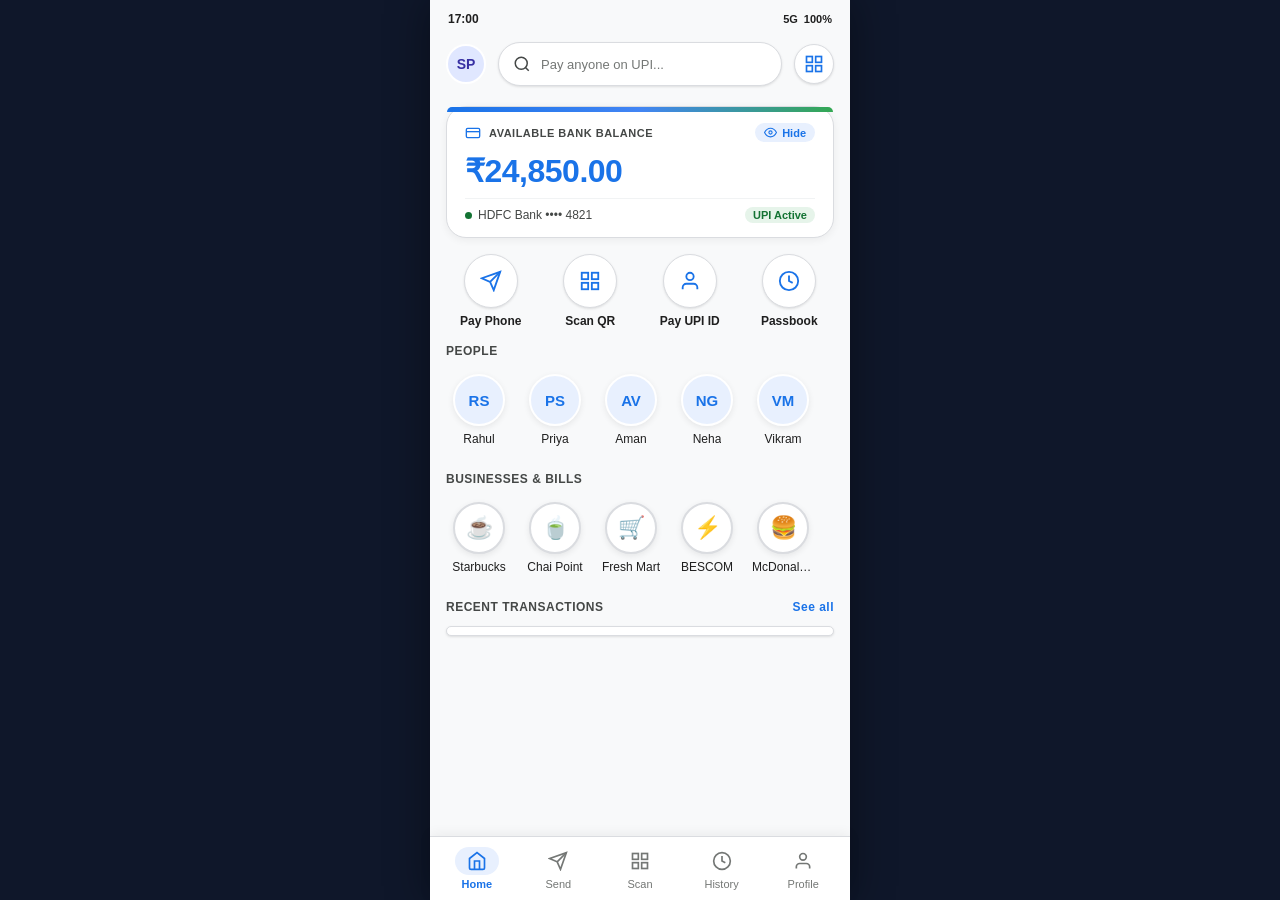
<file: pin.html>
<!DOCTYPE html>
<html lang="en">
<head>
  <meta charset="UTF-8">
  <meta name="viewport" content="width=device-width, initial-scale=1.0, maximum-scale=1.0, user-scalable=no">
  <title>UPI PIN - NPCI</title>
  <style>
/* Google Pay UPI - Natural Page Scrolling & Full Size Components */
:root {
  --primary: #1a73e8;
  --primary-hover: #1557b0;
  --primary-light: #e8f0fe;
  --primary-gradient: linear-gradient(135deg, #1a73e8 0%, #0b57d0 100%);
  --accent-green: #137333;
  --accent-green-light: #e6f4ea;
  --danger: #d93025;
  --danger-light: #fce8e6;
  --app-bg: #f8f9fa;
  --card-bg: #ffffff;
  --surface-subtle: #f1f3f4;
  --surface-hover: #e8eaed;
  --text-main: #1f1f1f;
  --text-secondary: #444746;
  --text-muted: #747775;
  --border-color: #dadce0;
  --border-subtle: #f0f2f5;
  --font-family: -apple-system, BlinkMacSystemFont, "Segoe UI", Roboto, Helvetica, Arial, sans-serif;
  --radius-sm: 10px;
  --radius-md: 14px;
  --radius-lg: 20px;
  --radius-pill: 9999px;
  --shadow-sm: 0 1px 3px rgba(0, 0, 0, 0.08), 0 1px 2px rgba(0, 0, 0, 0.04);
  --shadow-card: 0 2px 8px rgba(0, 0, 0, 0.06);
}

*, *::before, *::after {
  box-sizing: border-box;
  margin: 0;
  padding: 0;
  -webkit-tap-highlight-color: transparent;
}

html, body {
  min-height: 100%;
  font-family: var(--font-family);
  font-size: 14px;
  color: var(--text-main);
  background-color: #0f172a; /* Outer dark desktop backdrop */
  margin: 0;
  padding: 0;
  overflow-x: hidden;
  overflow-y: auto !important; /* Full natural outer webpage scrolling */
  -webkit-font-smoothing: antialiased;
}

a {
  color: var(--primary);
  text-decoration: none;
}

button, input, select, textarea {
  font-family: inherit;
  font-size: inherit;
  color: inherit;
}

button {
  cursor: pointer;
  border: none;
  background: none;
}

svg {
  display: inline-block;
  vertical-align: middle;
  flex-shrink: 0;
}

/* ==========================================================================
   APP CONTAINER (Auto Height, Content-Driven, Natural Page Scrolling)
   ========================================================================== */
.phone-viewport-container {
  width: 100%;
  max-width: 420px;
  min-height: 100vh;
  height: auto !important; /* Never fixed height! Height determined by content */
  background-color: var(--app-bg);
  margin: 0 auto;
  position: relative;
  display: flex;
  flex-direction: column;
  box-shadow: 0 0 40px rgba(0, 0, 0, 0.4);
  padding-bottom: 90px; /* Room for fixed bottom navigation */
}

@media (max-width: 480px) {
  body {
    background-color: var(--app-bg);
  }
  .phone-viewport-container {
    max-width: 100%;
    box-shadow: none;
  }
}

/* Status Bar */
.phone-status-bar {
  height: 38px;
  padding: 0 18px;
  display: flex;
  align-items: center;
  justify-content: space-between;
  font-size: 12px;
  font-weight: 600;
  color: var(--text-main);
  background: var(--app-bg);
  flex-shrink: 0;
  user-select: none;
}

.status-bar-icons {
  display: flex;
  align-items: center;
  gap: 6px;
  font-size: 11px;
}

/* App Header */
.app-header {
  padding: 4px 16px 12px;
  display: flex;
  align-items: center;
  justify-content: space-between;
  gap: 12px;
  background: var(--app-bg);
  flex-shrink: 0;
}

.header-search-bar {
  flex: 1;
  height: 44px;
  background: var(--card-bg);
  border: 1px solid var(--border-color);
  border-radius: var(--radius-pill);
  display: flex;
  align-items: center;
  padding: 0 14px;
  gap: 10px;
  box-shadow: var(--shadow-sm);
  color: var(--text-muted);
  font-size: 13px;
  text-decoration: none;
  overflow: hidden;
}

.header-search-bar svg {
  width: 18px !important;
  height: 18px !important;
  stroke: var(--text-secondary);
  flex-shrink: 0;
}

.header-avatar-btn {
  width: 40px;
  height: 40px;
  min-width: 40px;
  min-height: 40px;
  border-radius: 50%;
  background: #e0e7ff;
  color: #3730a3;
  display: flex;
  align-items: center;
  justify-content: center;
  font-weight: 700;
  font-size: 14px;
  border: 2px solid #fff;
  flex-shrink: 0;
  text-decoration: none;
}

.header-scan-btn {
  width: 40px;
  height: 40px;
  min-width: 40px;
  min-height: 40px;
  border-radius: 50%;
  background: var(--card-bg);
  border: 1px solid var(--border-color);
  display: flex;
  align-items: center;
  justify-content: center;
  color: var(--primary);
  box-shadow: var(--shadow-sm);
  flex-shrink: 0;
  text-decoration: none;
}

.header-scan-btn svg {
  width: 20px !important;
  height: 20px !important;
  stroke: currentColor;
  flex-shrink: 0;
}

/* Page Top Bar (for subpages) */
.page-top-bar {
  height: 52px;
  padding: 0 14px;
  display: flex;
  align-items: center;
  justify-content: space-between;
  background: var(--app-bg);
  flex-shrink: 0;
  border-bottom: 1px solid var(--border-subtle);
}

.back-btn {
  width: 38px;
  height: 38px;
  min-width: 38px;
  min-height: 38px;
  border-radius: 50%;
  display: flex;
  align-items: center;
  justify-content: center;
  color: var(--text-main);
  flex-shrink: 0;
}

.back-btn svg {
  width: 18px !important;
  height: 18px !important;
  flex-shrink: 0;
}

.page-top-title {
  font-size: 16px;
  font-weight: 600;
  color: var(--text-main);
}

/* Main Content Body (Natural Flow) */
.main-content-body {
  padding: 8px 16px 20px;
  display: flex;
  flex-direction: column;
  gap: 16px;
  width: 100%;
}

/* ==========================================================================
   FIXED BOTTOM NAVIGATION BAR
   ========================================================================== */
.bottom-nav-bar {
  position: fixed !important;
  bottom: 0 !important;
  left: 50% !important;
  transform: translateX(-50%) !important;
  width: 100% !important;
  max-width: 420px !important;
  height: 64px !important;
  background: #ffffff !important;
  border-top: 1px solid var(--border-color) !important;
  display: flex !important;
  align-items: center !important;
  justify-content: space-around !important;
  padding: 0 6px !important;
  z-index: 1000 !important;
  box-shadow: 0 -2px 12px rgba(0, 0, 0, 0.06) !important;
}

.bottom-nav-item {
  flex: 1;
  display: flex;
  flex-direction: column;
  align-items: center;
  justify-content: center;
  gap: 3px;
  color: var(--text-muted);
  font-size: 11px;
  font-weight: 500;
  text-decoration: none;
  padding: 4px 0;
}

.nav-icon-pill {
  width: 44px;
  height: 28px;
  border-radius: var(--radius-pill);
  display: flex;
  align-items: center;
  justify-content: center;
}

.nav-icon-pill svg {
  width: 20px !important;
  height: 20px !important;
  stroke: currentColor;
  stroke-width: 2;
  fill: none;
  flex-shrink: 0;
}

.bottom-nav-item.active {
  color: var(--primary);
  font-weight: 600;
}

.bottom-nav-item.active .nav-icon-pill {
  background: var(--primary-light);
  color: var(--primary);
}

/* ==========================================================================
   BANK BALANCE CARD (Crystal Clear & Never Collapsed)
   ========================================================================== */
.balance-card-hero {
  background: #ffffff;
  border: 1.5px solid var(--border-color);
  border-radius: 20px;
  padding: 16px 18px 14px;
  box-shadow: var(--shadow-card);
  position: relative;
  display: flex;
  flex-direction: column;
  width: 100%;
}

.balance-card-hero::before {
  content: "";
  position: absolute;
  top: 0;
  left: 0;
  right: 0;
  height: 5px;
  background: linear-gradient(90deg, #1a73e8, #4285f4, #34a853);
  border-top-left-radius: 18px;
  border-top-right-radius: 18px;
}

.balance-card-header {
  display: flex;
  justify-content: space-between;
  align-items: center;
  margin-bottom: 6px;
}

.balance-card-title {
  display: flex;
  align-items: center;
  gap: 8px;
  font-size: 11px;
  font-weight: 600;
  color: var(--text-secondary);
  text-transform: uppercase;
  letter-spacing: 0.5px;
}

.balance-card-title svg {
  width: 16px !important;
  height: 16px !important;
  flex-shrink: 0;
}

.balance-toggle-pill {
  display: inline-flex;
  align-items: center;
  gap: 5px;
  background: var(--primary-light);
  color: var(--primary);
  padding: 3px 9px;
  border-radius: var(--radius-pill);
  font-size: 11px;
  font-weight: 600;
}

.balance-toggle-pill svg {
  width: 13px !important;
  height: 13px !important;
  flex-shrink: 0;
}

.balance-amount-display {
  font-size: 32px !important;
  font-weight: 700 !important;
  color: #1a73e8 !important;
  letter-spacing: -0.5px !important;
  margin: 4px 0 8px !important;
  display: block !important;
  line-height: 1.2 !important;
}

.balance-card-footer {
  display: flex;
  align-items: center;
  justify-content: space-between;
  border-top: 1px solid var(--surface-subtle);
  padding-top: 8px;
  font-size: 12px;
}

.bank-pill {
  display: flex;
  align-items: center;
  gap: 6px;
  color: var(--text-secondary);
  font-weight: 500;
}

.bank-dot {
  width: 7px;
  height: 7px;
  border-radius: 50%;
  background: var(--accent-green);
  display: inline-block;
}

.upi-active-badge {
  color: var(--accent-green);
  font-size: 11px;
  font-weight: 600;
  background: var(--accent-green-light);
  padding: 2px 8px;
  border-radius: var(--radius-pill);
}

/* ==========================================================================
   CARDS & SECTIONS
   ========================================================================== */
.mobile-card {
  background: var(--card-bg);
  border-radius: var(--radius-lg);
  padding: 16px;
  border: 1px solid var(--border-color);
  box-shadow: var(--shadow-sm);
  width: 100%;
}

.section-title {
  font-size: 12px;
  font-weight: 600;
  color: var(--text-secondary);
  text-transform: uppercase;
  letter-spacing: 0.5px;
  display: flex;
  align-items: center;
  justify-content: space-between;
  margin-bottom: -4px;
}

/* Quick Action Circles */
.mobile-actions-row {
  display: grid;
  grid-template-columns: repeat(4, 1fr);
  gap: 10px;
  text-align: center;
}

.mobile-action-item {
  display: flex;
  flex-direction: column;
  align-items: center;
  gap: 6px;
  text-decoration: none;
}

.mobile-action-circle {
  width: 54px;
  height: 54px;
  min-width: 54px;
  min-height: 54px;
  border-radius: 50%;
  background: var(--card-bg);
  border: 1px solid var(--border-color);
  color: var(--primary);
  display: flex;
  align-items: center;
  justify-content: center;
  box-shadow: var(--shadow-sm);
}

.mobile-action-circle svg {
  width: 22px !important;
  height: 22px !important;
  stroke: currentColor;
  stroke-width: 2;
  fill: none;
  flex-shrink: 0;
}

.mobile-action-label {
  font-size: 12px;
  font-weight: 600;
  color: var(--text-main);
}

/* ==========================================================================
   AVATAR CIRCLES (Explicit Non-Collapsing 52px Fixed Dimensions)
   ========================================================================== */
.avatar-scroll-row {
  display: flex !important;
  flex-direction: row !important;
  align-items: flex-start !important;
  gap: 14px !important;
  overflow-x: auto !important;
  overflow-y: hidden !important;
  padding: 4px 2px 10px 2px !important;
  -webkit-overflow-scrolling: touch;
  width: 100%;
}

.avatar-scroll-row::-webkit-scrollbar {
  display: none;
}

.avatar-contact-btn {
  display: flex !important;
  flex-direction: column !important;
  align-items: center !important;
  gap: 6px !important;
  text-align: center !important;
  min-width: 62px !important;
  width: 62px !important;
  background: none !important;
  border: none !important;
  text-decoration: none !important;
  flex-shrink: 0 !important;
}

.avatar-circle {
  width: 52px !important;
  height: 52px !important;
  min-width: 52px !important;
  min-height: 52px !important;
  max-width: 52px !important;
  max-height: 52px !important;
  border-radius: 50% !important;
  background: #e8f0fe !important;
  color: var(--primary) !important;
  border: 2px solid #ffffff !important;
  box-shadow: 0 2px 6px rgba(0, 0, 0, 0.08) !important;
  display: flex !important;
  align-items: center !important;
  justify-content: center !important;
  font-weight: 700 !important;
  font-size: 15px !important;
  flex-shrink: 0 !important;
}

.avatar-circle.business {
  background: #ffffff !important;
  border-color: var(--border-color) !important;
  font-size: 22px !important;
}

.avatar-name {
  font-size: 12px !important;
  font-weight: 500 !important;
  color: var(--text-main) !important;
  max-width: 62px !important;
  white-space: nowrap !important;
  overflow: hidden !important;
  text-overflow: ellipsis !important;
  display: block !important;
  text-align: center !important;
}

/* ==========================================================================
   TRANSACTION FEED
   ========================================================================== */
.mobile-tx-item {
  display: flex;
  align-items: center;
  justify-content: space-between;
  padding: 12px 0;
  border-bottom: 1px solid var(--border-subtle);
  cursor: pointer;
}

.mobile-tx-item:last-child {
  border-bottom: none;
}

.mobile-tx-left {
  display: flex;
  align-items: center;
  gap: 12px;
  min-width: 0;
}

.mobile-tx-avatar {
  width: 40px;
  height: 40px;
  min-width: 40px;
  min-height: 40px;
  border-radius: 50%;
  background: var(--surface-subtle);
  display: flex;
  align-items: center;
  justify-content: center;
  font-weight: 600;
  font-size: 14px;
  flex-shrink: 0;
}

.mobile-tx-avatar.credited {
  background: var(--accent-green-light);
  color: var(--accent-green);
}

.mobile-tx-avatar.debited {
  background: #f1f3f4;
  color: var(--text-secondary);
}

.mobile-tx-details {
  display: flex;
  flex-direction: column;
  min-width: 0;
}

.mobile-tx-title {
  font-size: 14px;
  font-weight: 600;
  color: var(--text-main);
  white-space: nowrap;
  overflow: hidden;
  text-overflow: ellipsis;
}

.mobile-tx-subtitle {
  font-size: 12px;
  color: var(--text-muted);
  margin-top: 2px;
}

.mobile-tx-right {
  display: flex;
  flex-direction: column;
  align-items: flex-end;
  gap: 2px;
  flex-shrink: 0;
}

.mobile-tx-amount {
  font-size: 15px;
  font-weight: 600;
}

.mobile-tx-amount.debited { color: var(--text-main); }
.mobile-tx-amount.credited { color: var(--accent-green); }
.mobile-tx-amount.failed { color: var(--text-muted); text-decoration: line-through; }

/* ==========================================================================
   FORMS & INPUTS
   ========================================================================== */
.mobile-input-card {
  background: var(--card-bg);
  border-radius: var(--radius-lg);
  padding: 16px;
  border: 1px solid var(--border-color);
  box-shadow: var(--shadow-sm);
}

.mobile-input-label {
  font-size: 11px;
  font-weight: 600;
  color: var(--text-muted);
  text-transform: uppercase;
  letter-spacing: 0.5px;
  margin-bottom: 8px;
  display: block;
}

.form-control {
  width: 100%;
  height: 48px;
  padding: 0 14px;
  border: 1px solid var(--border-color);
  border-radius: var(--radius-md);
  font-size: 14px;
  color: var(--text-main);
  background: #ffffff;
  outline: none;
}

.form-control:focus {
  border-color: var(--primary);
}

.form-error {
  color: var(--danger);
  font-size: 12px;
  font-weight: 500;
  margin-top: 5px;
  display: none;
}

.form-error.visible {
  display: block;
}

.mobile-amount-display {
  display: flex;
  align-items: center;
  justify-content: center;
  margin: 10px 0 16px;
}

.mobile-amount-input {
  border: none;
  outline: none;
  font-size: 38px;
  font-weight: 700;
  color: var(--text-main);
  text-align: center;
  width: 100%;
  background: transparent;
}

.denomination-chips {
  display: flex;
  gap: 8px;
  justify-content: center;
  flex-wrap: wrap;
  margin-bottom: 14px;
}

.denom-chip {
  padding: 6px 14px;
  border-radius: var(--radius-pill);
  background: var(--surface-subtle);
  border: 1px solid var(--border-color);
  font-size: 12px;
  font-weight: 600;
  color: var(--text-main);
}

.btn-mobile-primary {
  width: 100%;
  height: 52px;
  border-radius: var(--radius-pill);
  background: var(--primary-gradient);
  color: #fff;
  font-size: 15px;
  font-weight: 600;
  display: flex;
  align-items: center;
  justify-content: center;
  gap: 8px;
  box-shadow: 0 4px 14px rgba(26, 115, 232, 0.3);
  margin-top: 10px;
  text-decoration: none;
}

.btn-mobile-secondary {
  width: 100%;
  height: 46px;
  border-radius: var(--radius-pill);
  background: var(--surface-subtle);
  color: var(--text-main);
  border: 1px solid var(--border-color);
  font-size: 13px;
  font-weight: 600;
  display: flex;
  align-items: center;
  justify-content: center;
  text-decoration: none;
}

/* ==========================================================================
   NPCI PIN SCREEN (Full 4-Row Keypad, 100% Reachable & Non-Clipping)
   ========================================================================== */
.npci-pin-container {
  min-height: 100vh;
  height: auto;
  background: #ffffff;
  display: flex;
  flex-direction: column;
  justify-content: space-between;
  padding-bottom: 30px;
}

.npci-header-banner {
  background: #f8f9fa;
  border-bottom: 1px solid var(--border-color);
  padding: 12px 18px;
  display: flex;
  align-items: center;
  justify-content: space-between;
}

.npci-bank-logo {
  font-weight: 700;
  font-size: 13px;
  color: var(--primary);
}

.npci-upi-logo {
  font-size: 11px;
  font-weight: 700;
  color: var(--text-muted);
  letter-spacing: 0.5px;
}

.npci-payee-card {
  padding: 16px 18px;
  border-bottom: 1px dashed var(--border-color);
  display: flex;
  justify-content: space-between;
  align-items: center;
}

.npci-pin-section {
  text-align: center;
  padding: 24px 18px 10px;
}

.npci-dots-row {
  display: flex;
  justify-content: center;
  gap: 20px;
  margin: 24px 0 16px;
}

.npci-dot {
  width: 16px;
  height: 16px;
  min-width: 16px;
  min-height: 16px;
  border-radius: 50%;
  border: 2px solid #cbd5e1;
  background: #fff;
  transition: all 0.15s cubic-bezier(0.175, 0.885, 0.32, 1.275);
}

.npci-dot.filled {
  background: var(--text-main);
  border-color: var(--text-main);
  transform: scale(1.15);
}

.npci-dots-row.error {
  animation: shake 0.4s ease-in-out;
}

.npci-dots-row.error .npci-dot {
  border-color: var(--danger);
  background: var(--danger);
}

@keyframes shake {
  0%, 100% { transform: translateX(0); }
  20%, 60% { transform: translateX(-8px); }
  40%, 80% { transform: translateX(8px); }
}

/* Full 4-Row Touch Keypad */
.npci-keypad-grid {
  display: grid !important;
  grid-template-columns: repeat(3, 1fr) !important;
  gap: 10px !important;
  padding: 10px 18px 10px !important;
  width: 100% !important;
}

.npci-key-btn {
  height: 56px !important;
  min-height: 56px !important;
  border-radius: var(--radius-md) !important;
  background: #f8f9fa !important;
  border: 1px solid var(--border-subtle) !important;
  font-size: 22px !important;
  font-weight: 600 !important;
  color: var(--text-main) !important;
  display: flex !important;
  align-items: center !important;
  justify-content: center !important;
  box-shadow: 0 1px 2px rgba(0,0,0,0.04);
}

.npci-key-btn:active {
  background: #e2e8f0 !important;
}

.npci-key-btn.action-btn {
  font-size: 16px !important;
  background: #edf2f7 !important;
}

.npci-key-btn.submit-btn {
  background: var(--primary) !important;
  color: #fff !important;
  font-size: 20px !important;
}

/* ==========================================================================
   PAYMENT RESULT CELEBRATION
   ========================================================================== */
.result-celebration {
  text-align: center;
  padding: 24px 12px 16px;
}

.celebration-check-circle {
  width: 76px;
  height: 76px;
  border-radius: 50%;
  background: var(--accent-green-light);
  color: var(--accent-green);
  display: flex;
  align-items: center;
  justify-content: center;
  margin: 0 auto 14px;
}

.celebration-check-circle svg {
  width: 40px !important;
  height: 40px !important;
  stroke: currentColor;
  stroke-width: 3;
  fill: none;
  flex-shrink: 0;
}

.receipt-row {
  display: flex;
  justify-content: space-between;
  font-size: 13px;
  margin-bottom: 10px;
}

.receipt-row:last-child {
  margin-bottom: 0;
}

.receipt-row .label { color: var(--text-muted); }
.receipt-row .value { font-weight: 600; color: var(--text-main); }

/* ==========================================================================
   SCANNER & MODAL
   ========================================================================== */
.scanner-container {
  height: 260px;
  background: #000;
  border-radius: 24px;
  position: relative;
  overflow: hidden;
  display: flex;
  align-items: center;
  justify-content: center;
  margin-bottom: 16px;
}

.scanner-viewfinder {
  width: 180px;
  height: 180px;
  position: relative;
  border: 2px solid rgba(255, 255, 255, 0.3);
  border-radius: 14px;
}

.scanner-corner {
  position: absolute;
  width: 22px;
  height: 22px;
  border-color: #fff;
  border-style: solid;
}

.corner-tl { top: -2px; left: -2px; border-width: 4px 0 0 4px; border-top-left-radius: 10px; }
.corner-tr { top: -2px; right: -2px; border-width: 4px 4px 0 0; border-top-right-radius: 10px; }
.corner-bl { bottom: -2px; left: -2px; border-width: 0 0 4px 4px; border-bottom-left-radius: 10px; }
.corner-br { bottom: -2px; right: -2px; border-width: 0 4px 4px 0; border-bottom-right-radius: 10px; }

.laser-beam {
  position: absolute;
  left: 0;
  right: 0;
  height: 3px;
  background: #34a853;
  box-shadow: 0 0 12px #34a853;
  animation: scan-laser 2s infinite alternate ease-in-out;
}

@keyframes scan-laser {
  0% { top: 10%; }
  100% { top: 90%; }
}

.scanner-controls {
  position: absolute;
  bottom: 12px;
  display: flex;
  gap: 12px;
}

.scanner-pill-btn {
  background: rgba(255, 255, 255, 0.2);
  backdrop-filter: blur(8px);
  color: #fff;
  padding: 6px 14px;
  border-radius: var(--radius-pill);
  font-size: 12px;
  font-weight: 500;
  display: flex;
  align-items: center;
  gap: 6px;
}

.mobile-sheet-overlay {
  position: fixed;
  inset: 0;
  background: rgba(0, 0, 0, 0.5);
  z-index: 2000;
  display: flex;
  flex-direction: column;
  justify-content: flex-end;
  opacity: 0;
  visibility: hidden;
  transition: all 0.25s ease;
}

.mobile-sheet-overlay.active {
  opacity: 1;
  visibility: visible;
}

.mobile-sheet-content {
  background: var(--card-bg);
  border-top-left-radius: 28px;
  border-top-right-radius: 28px;
  padding: 24px 20px 32px;
  transform: translateY(100%);
  transition: transform 0.25s ease;
  max-height: 85vh;
  overflow-y: auto;
  max-width: 420px;
  margin: 0 auto;
  width: 100%;
}

.mobile-sheet-overlay.active .mobile-sheet-content {
  transform: translateY(0);
}

.sheet-handle {
  width: 40px;
  height: 4px;
  background: #cbd5e1;
  border-radius: 2px;
  margin: -10px auto 16px;
}

/* Filter Chips & Search */
.search-input {
  width: 100%;
  height: 44px;
  padding: 0 16px;
  border: 1px solid var(--border-color);
  border-radius: var(--radius-pill);
  font-size: 13px;
  outline: none;
  background: #ffffff;
}

.filter-chips {
  display: flex;
  gap: 6px;
  align-items: center;
}

.filter-chip {
  padding: 6px 14px;
  border-radius: var(--radius-pill);
  background: var(--card-bg);
  border: 1px solid var(--border-color);
  font-size: 12px;
  font-weight: 500;
  color: var(--text-secondary);
  white-space: nowrap;
}

.filter-chip.active {
  background: var(--primary);
  color: #fff;
  border-color: var(--primary);
}

.phone-toast-container {
  position: fixed;
  top: 48px;
  left: 50%;
  transform: translateX(-50%);
  width: 90%;
  max-width: 380px;
  z-index: 3000;
  display: flex;
  flex-direction: column;
  gap: 8px;
  pointer-events: none;
}

.phone-toast {
  background: #1e293b;
  color: #fff;
  padding: 10px 16px;
  border-radius: var(--radius-pill);
  font-size: 13px;
  font-weight: 500;
  box-shadow: 0 4px 14px rgba(0,0,0,0.1);
  text-align: center;
  transform: translateY(-20px);
  opacity: 0;
  transition: all 0.25s ease;
  pointer-events: auto;
}

.phone-toast.show {
  transform: translateY(0);
  opacity: 1;
}

.phone-toast.toast-error { background: var(--danger); }
.phone-toast.toast-success { background: var(--accent-green); }

.spinner {
  width: 18px;
  height: 18px;
  border: 2px solid rgba(255,255,255,0.3);
  border-top-color: #fff;
  border-radius: 50%;
  animation: spin 0.8s linear infinite;
  display: inline-block;
  vertical-align: middle;
}
@keyframes spin { to { transform: rotate(360deg); } }

  </style>
</head>
<body style="background-color: #ffffff;">
  <div class="phone-viewport-container" style="background-color: #ffffff; padding-bottom: 20px;">
    <!-- Status Bar -->
    <div class="phone-status-bar" style="background: #ffffff;">
      <span id="phone-status-time">9:41</span>
      <div class="status-bar-icons"><span>5G</span><span>100%</span></div>
    </div>

    <!-- NPCI PIN Flow Shell -->
    <div class="npci-pin-container">
      <!-- NPCI Header -->
      <div class="npci-header-banner">
        <span class="npci-bank-logo" id="pin-bank-info">HDFC Bank •••• 4821</span>
        <span class="npci-upi-logo">UPI SECURE PIN</span>
      </div>

      <!-- Payee Info -->
      <div class="npci-payee-card">
        <div>
          <div style="font-size: 11px; color: var(--text-muted); text-transform: uppercase;">Paying To</div>
          <div style="font-size: 15px; font-weight: 600; color: var(--text-main);" id="pin-payee-name">Rahul Sharma</div>
          <div style="font-size: 12px; color: var(--text-muted);" id="pin-payee-upi">rahul@okhdfcbank</div>
        </div>
        <div style="font-size: 24px; font-weight: 700; color: var(--text-main);" id="pin-amount">
          ₹0.00
        </div>
      </div>

      <!-- PIN Input Area -->
      <div class="npci-pin-section">
        <div style="font-size: 14px; font-weight: 600; color: var(--text-main); letter-spacing: 0.5px;">ENTER 4-DIGIT UPI PIN</div>
        
        <!-- Masked Dots -->
        <div class="npci-dots-row" id="pin-dots">
          <div class="npci-dot"></div>
          <div class="npci-dot"></div>
          <div class="npci-dot"></div>
          <div class="npci-dot"></div>
        </div>

        <div class="form-error" id="pin-error-msg" style="text-align: center; margin-top: -6px; margin-bottom: 8px;"></div>
      </div>

      <!-- Full 4-Row Touch Keypad (1-9, 0, Backspace, Confirm Submit) -->
      <div class="npci-keypad-grid">
        <button class="npci-key-btn" data-key="1">1</button>
        <button class="npci-key-btn" data-key="2">2</button>
        <button class="npci-key-btn" data-key="3">3</button>
        <button class="npci-key-btn" data-key="4">4</button>
        <button class="npci-key-btn" data-key="5">5</button>
        <button class="npci-key-btn" data-key="6">6</button>
        <button class="npci-key-btn" data-key="7">7</button>
        <button class="npci-key-btn" data-key="8">8</button>
        <button class="npci-key-btn" data-key="9">9</button>
        <button class="npci-key-btn action-btn" data-key="backspace" aria-label="Backspace">⌫</button>
        <button class="npci-key-btn" data-key="0">0</button>
        <button class="npci-key-btn submit-btn" data-key="submit" id="pin-submit-btn" aria-label="Confirm">✓</button>
      </div>
    </div>
  </div>

  <script src="js/api.js"></script>
  <script src="js/main.js"></script>
  <script src="js/pin.js"></script>
</body>
</html>
</file>
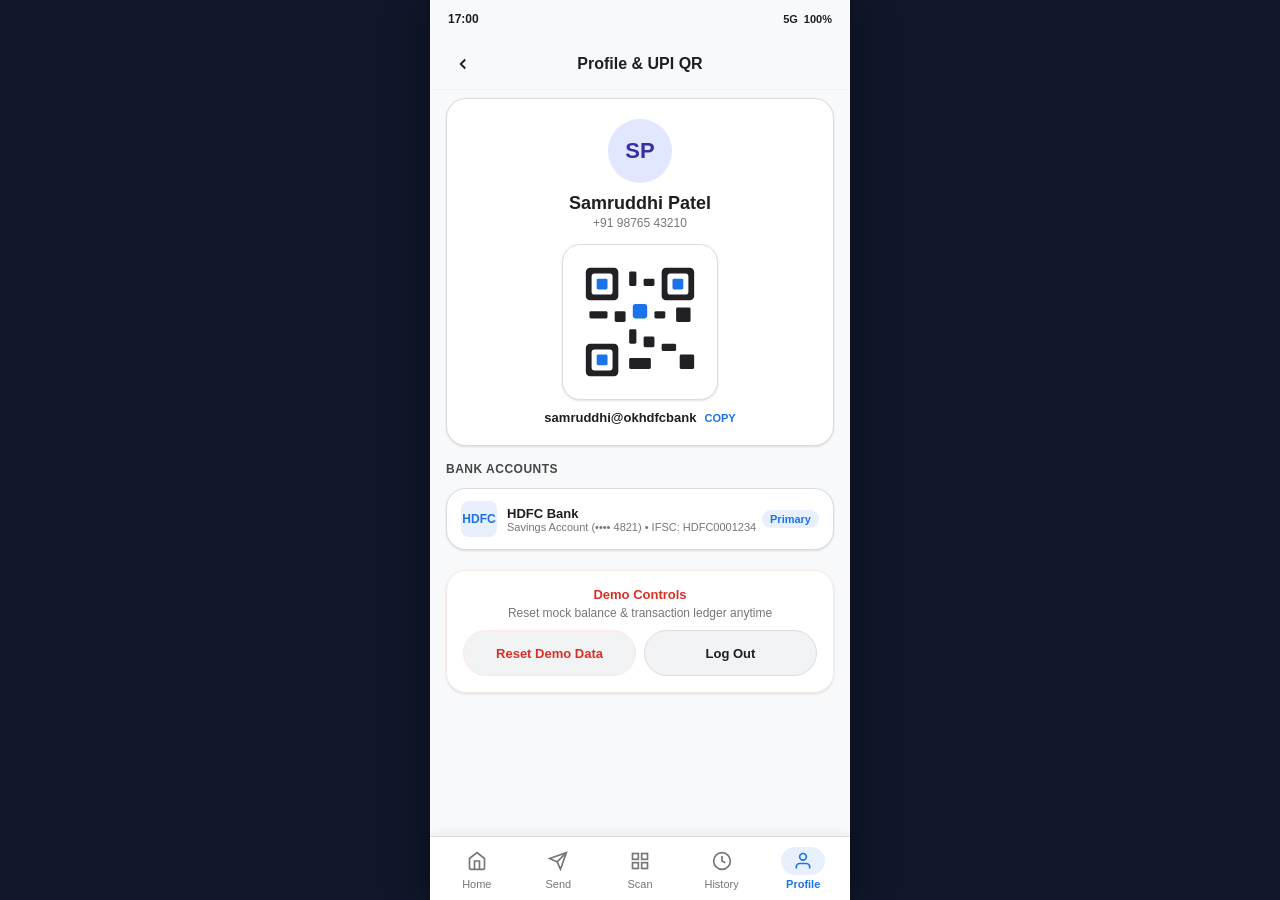
<file: profile.html>
<!DOCTYPE html>
<html lang="en">
<head>
  <meta charset="UTF-8">
  <meta name="viewport" content="width=device-width, initial-scale=1.0, maximum-scale=1.0, user-scalable=no">
  <title>My Profile - Google Pay</title>
  <style>
/* Google Pay UPI - Natural Page Scrolling & Full Size Components */
:root {
  --primary: #1a73e8;
  --primary-hover: #1557b0;
  --primary-light: #e8f0fe;
  --primary-gradient: linear-gradient(135deg, #1a73e8 0%, #0b57d0 100%);
  --accent-green: #137333;
  --accent-green-light: #e6f4ea;
  --danger: #d93025;
  --danger-light: #fce8e6;
  --app-bg: #f8f9fa;
  --card-bg: #ffffff;
  --surface-subtle: #f1f3f4;
  --surface-hover: #e8eaed;
  --text-main: #1f1f1f;
  --text-secondary: #444746;
  --text-muted: #747775;
  --border-color: #dadce0;
  --border-subtle: #f0f2f5;
  --font-family: -apple-system, BlinkMacSystemFont, "Segoe UI", Roboto, Helvetica, Arial, sans-serif;
  --radius-sm: 10px;
  --radius-md: 14px;
  --radius-lg: 20px;
  --radius-pill: 9999px;
  --shadow-sm: 0 1px 3px rgba(0, 0, 0, 0.08), 0 1px 2px rgba(0, 0, 0, 0.04);
  --shadow-card: 0 2px 8px rgba(0, 0, 0, 0.06);
}

*, *::before, *::after {
  box-sizing: border-box;
  margin: 0;
  padding: 0;
  -webkit-tap-highlight-color: transparent;
}

html, body {
  min-height: 100%;
  font-family: var(--font-family);
  font-size: 14px;
  color: var(--text-main);
  background-color: #0f172a; /* Outer dark desktop backdrop */
  margin: 0;
  padding: 0;
  overflow-x: hidden;
  overflow-y: auto !important; /* Full natural outer webpage scrolling */
  -webkit-font-smoothing: antialiased;
}

a {
  color: var(--primary);
  text-decoration: none;
}

button, input, select, textarea {
  font-family: inherit;
  font-size: inherit;
  color: inherit;
}

button {
  cursor: pointer;
  border: none;
  background: none;
}

svg {
  display: inline-block;
  vertical-align: middle;
  flex-shrink: 0;
}

/* ==========================================================================
   APP CONTAINER (Auto Height, Content-Driven, Natural Page Scrolling)
   ========================================================================== */
.phone-viewport-container {
  width: 100%;
  max-width: 420px;
  min-height: 100vh;
  height: auto !important; /* Never fixed height! Height determined by content */
  background-color: var(--app-bg);
  margin: 0 auto;
  position: relative;
  display: flex;
  flex-direction: column;
  box-shadow: 0 0 40px rgba(0, 0, 0, 0.4);
  padding-bottom: 90px; /* Room for fixed bottom navigation */
}

@media (max-width: 480px) {
  body {
    background-color: var(--app-bg);
  }
  .phone-viewport-container {
    max-width: 100%;
    box-shadow: none;
  }
}

/* Status Bar */
.phone-status-bar {
  height: 38px;
  padding: 0 18px;
  display: flex;
  align-items: center;
  justify-content: space-between;
  font-size: 12px;
  font-weight: 600;
  color: var(--text-main);
  background: var(--app-bg);
  flex-shrink: 0;
  user-select: none;
}

.status-bar-icons {
  display: flex;
  align-items: center;
  gap: 6px;
  font-size: 11px;
}

/* App Header */
.app-header {
  padding: 4px 16px 12px;
  display: flex;
  align-items: center;
  justify-content: space-between;
  gap: 12px;
  background: var(--app-bg);
  flex-shrink: 0;
}

.header-search-bar {
  flex: 1;
  height: 44px;
  background: var(--card-bg);
  border: 1px solid var(--border-color);
  border-radius: var(--radius-pill);
  display: flex;
  align-items: center;
  padding: 0 14px;
  gap: 10px;
  box-shadow: var(--shadow-sm);
  color: var(--text-muted);
  font-size: 13px;
  text-decoration: none;
  overflow: hidden;
}

.header-search-bar svg {
  width: 18px !important;
  height: 18px !important;
  stroke: var(--text-secondary);
  flex-shrink: 0;
}

.header-avatar-btn {
  width: 40px;
  height: 40px;
  min-width: 40px;
  min-height: 40px;
  border-radius: 50%;
  background: #e0e7ff;
  color: #3730a3;
  display: flex;
  align-items: center;
  justify-content: center;
  font-weight: 700;
  font-size: 14px;
  border: 2px solid #fff;
  flex-shrink: 0;
  text-decoration: none;
}

.header-scan-btn {
  width: 40px;
  height: 40px;
  min-width: 40px;
  min-height: 40px;
  border-radius: 50%;
  background: var(--card-bg);
  border: 1px solid var(--border-color);
  display: flex;
  align-items: center;
  justify-content: center;
  color: var(--primary);
  box-shadow: var(--shadow-sm);
  flex-shrink: 0;
  text-decoration: none;
}

.header-scan-btn svg {
  width: 20px !important;
  height: 20px !important;
  stroke: currentColor;
  flex-shrink: 0;
}

/* Page Top Bar (for subpages) */
.page-top-bar {
  height: 52px;
  padding: 0 14px;
  display: flex;
  align-items: center;
  justify-content: space-between;
  background: var(--app-bg);
  flex-shrink: 0;
  border-bottom: 1px solid var(--border-subtle);
}

.back-btn {
  width: 38px;
  height: 38px;
  min-width: 38px;
  min-height: 38px;
  border-radius: 50%;
  display: flex;
  align-items: center;
  justify-content: center;
  color: var(--text-main);
  flex-shrink: 0;
}

.back-btn svg {
  width: 18px !important;
  height: 18px !important;
  flex-shrink: 0;
}

.page-top-title {
  font-size: 16px;
  font-weight: 600;
  color: var(--text-main);
}

/* Main Content Body (Natural Flow) */
.main-content-body {
  padding: 8px 16px 20px;
  display: flex;
  flex-direction: column;
  gap: 16px;
  width: 100%;
}

/* ==========================================================================
   FIXED BOTTOM NAVIGATION BAR
   ========================================================================== */
.bottom-nav-bar {
  position: fixed !important;
  bottom: 0 !important;
  left: 50% !important;
  transform: translateX(-50%) !important;
  width: 100% !important;
  max-width: 420px !important;
  height: 64px !important;
  background: #ffffff !important;
  border-top: 1px solid var(--border-color) !important;
  display: flex !important;
  align-items: center !important;
  justify-content: space-around !important;
  padding: 0 6px !important;
  z-index: 1000 !important;
  box-shadow: 0 -2px 12px rgba(0, 0, 0, 0.06) !important;
}

.bottom-nav-item {
  flex: 1;
  display: flex;
  flex-direction: column;
  align-items: center;
  justify-content: center;
  gap: 3px;
  color: var(--text-muted);
  font-size: 11px;
  font-weight: 500;
  text-decoration: none;
  padding: 4px 0;
}

.nav-icon-pill {
  width: 44px;
  height: 28px;
  border-radius: var(--radius-pill);
  display: flex;
  align-items: center;
  justify-content: center;
}

.nav-icon-pill svg {
  width: 20px !important;
  height: 20px !important;
  stroke: currentColor;
  stroke-width: 2;
  fill: none;
  flex-shrink: 0;
}

.bottom-nav-item.active {
  color: var(--primary);
  font-weight: 600;
}

.bottom-nav-item.active .nav-icon-pill {
  background: var(--primary-light);
  color: var(--primary);
}

/* ==========================================================================
   BANK BALANCE CARD (Crystal Clear & Never Collapsed)
   ========================================================================== */
.balance-card-hero {
  background: #ffffff;
  border: 1.5px solid var(--border-color);
  border-radius: 20px;
  padding: 16px 18px 14px;
  box-shadow: var(--shadow-card);
  position: relative;
  display: flex;
  flex-direction: column;
  width: 100%;
}

.balance-card-hero::before {
  content: "";
  position: absolute;
  top: 0;
  left: 0;
  right: 0;
  height: 5px;
  background: linear-gradient(90deg, #1a73e8, #4285f4, #34a853);
  border-top-left-radius: 18px;
  border-top-right-radius: 18px;
}

.balance-card-header {
  display: flex;
  justify-content: space-between;
  align-items: center;
  margin-bottom: 6px;
}

.balance-card-title {
  display: flex;
  align-items: center;
  gap: 8px;
  font-size: 11px;
  font-weight: 600;
  color: var(--text-secondary);
  text-transform: uppercase;
  letter-spacing: 0.5px;
}

.balance-card-title svg {
  width: 16px !important;
  height: 16px !important;
  flex-shrink: 0;
}

.balance-toggle-pill {
  display: inline-flex;
  align-items: center;
  gap: 5px;
  background: var(--primary-light);
  color: var(--primary);
  padding: 3px 9px;
  border-radius: var(--radius-pill);
  font-size: 11px;
  font-weight: 600;
}

.balance-toggle-pill svg {
  width: 13px !important;
  height: 13px !important;
  flex-shrink: 0;
}

.balance-amount-display {
  font-size: 32px !important;
  font-weight: 700 !important;
  color: #1a73e8 !important;
  letter-spacing: -0.5px !important;
  margin: 4px 0 8px !important;
  display: block !important;
  line-height: 1.2 !important;
}

.balance-card-footer {
  display: flex;
  align-items: center;
  justify-content: space-between;
  border-top: 1px solid var(--surface-subtle);
  padding-top: 8px;
  font-size: 12px;
}

.bank-pill {
  display: flex;
  align-items: center;
  gap: 6px;
  color: var(--text-secondary);
  font-weight: 500;
}

.bank-dot {
  width: 7px;
  height: 7px;
  border-radius: 50%;
  background: var(--accent-green);
  display: inline-block;
}

.upi-active-badge {
  color: var(--accent-green);
  font-size: 11px;
  font-weight: 600;
  background: var(--accent-green-light);
  padding: 2px 8px;
  border-radius: var(--radius-pill);
}

/* ==========================================================================
   CARDS & SECTIONS
   ========================================================================== */
.mobile-card {
  background: var(--card-bg);
  border-radius: var(--radius-lg);
  padding: 16px;
  border: 1px solid var(--border-color);
  box-shadow: var(--shadow-sm);
  width: 100%;
}

.section-title {
  font-size: 12px;
  font-weight: 600;
  color: var(--text-secondary);
  text-transform: uppercase;
  letter-spacing: 0.5px;
  display: flex;
  align-items: center;
  justify-content: space-between;
  margin-bottom: -4px;
}

/* Quick Action Circles */
.mobile-actions-row {
  display: grid;
  grid-template-columns: repeat(4, 1fr);
  gap: 10px;
  text-align: center;
}

.mobile-action-item {
  display: flex;
  flex-direction: column;
  align-items: center;
  gap: 6px;
  text-decoration: none;
}

.mobile-action-circle {
  width: 54px;
  height: 54px;
  min-width: 54px;
  min-height: 54px;
  border-radius: 50%;
  background: var(--card-bg);
  border: 1px solid var(--border-color);
  color: var(--primary);
  display: flex;
  align-items: center;
  justify-content: center;
  box-shadow: var(--shadow-sm);
}

.mobile-action-circle svg {
  width: 22px !important;
  height: 22px !important;
  stroke: currentColor;
  stroke-width: 2;
  fill: none;
  flex-shrink: 0;
}

.mobile-action-label {
  font-size: 12px;
  font-weight: 600;
  color: var(--text-main);
}

/* ==========================================================================
   AVATAR CIRCLES (Explicit Non-Collapsing 52px Fixed Dimensions)
   ========================================================================== */
.avatar-scroll-row {
  display: flex !important;
  flex-direction: row !important;
  align-items: flex-start !important;
  gap: 14px !important;
  overflow-x: auto !important;
  overflow-y: hidden !important;
  padding: 4px 2px 10px 2px !important;
  -webkit-overflow-scrolling: touch;
  width: 100%;
}

.avatar-scroll-row::-webkit-scrollbar {
  display: none;
}

.avatar-contact-btn {
  display: flex !important;
  flex-direction: column !important;
  align-items: center !important;
  gap: 6px !important;
  text-align: center !important;
  min-width: 62px !important;
  width: 62px !important;
  background: none !important;
  border: none !important;
  text-decoration: none !important;
  flex-shrink: 0 !important;
}

.avatar-circle {
  width: 52px !important;
  height: 52px !important;
  min-width: 52px !important;
  min-height: 52px !important;
  max-width: 52px !important;
  max-height: 52px !important;
  border-radius: 50% !important;
  background: #e8f0fe !important;
  color: var(--primary) !important;
  border: 2px solid #ffffff !important;
  box-shadow: 0 2px 6px rgba(0, 0, 0, 0.08) !important;
  display: flex !important;
  align-items: center !important;
  justify-content: center !important;
  font-weight: 700 !important;
  font-size: 15px !important;
  flex-shrink: 0 !important;
}

.avatar-circle.business {
  background: #ffffff !important;
  border-color: var(--border-color) !important;
  font-size: 22px !important;
}

.avatar-name {
  font-size: 12px !important;
  font-weight: 500 !important;
  color: var(--text-main) !important;
  max-width: 62px !important;
  white-space: nowrap !important;
  overflow: hidden !important;
  text-overflow: ellipsis !important;
  display: block !important;
  text-align: center !important;
}

/* ==========================================================================
   TRANSACTION FEED
   ========================================================================== */
.mobile-tx-item {
  display: flex;
  align-items: center;
  justify-content: space-between;
  padding: 12px 0;
  border-bottom: 1px solid var(--border-subtle);
  cursor: pointer;
}

.mobile-tx-item:last-child {
  border-bottom: none;
}

.mobile-tx-left {
  display: flex;
  align-items: center;
  gap: 12px;
  min-width: 0;
}

.mobile-tx-avatar {
  width: 40px;
  height: 40px;
  min-width: 40px;
  min-height: 40px;
  border-radius: 50%;
  background: var(--surface-subtle);
  display: flex;
  align-items: center;
  justify-content: center;
  font-weight: 600;
  font-size: 14px;
  flex-shrink: 0;
}

.mobile-tx-avatar.credited {
  background: var(--accent-green-light);
  color: var(--accent-green);
}

.mobile-tx-avatar.debited {
  background: #f1f3f4;
  color: var(--text-secondary);
}

.mobile-tx-details {
  display: flex;
  flex-direction: column;
  min-width: 0;
}

.mobile-tx-title {
  font-size: 14px;
  font-weight: 600;
  color: var(--text-main);
  white-space: nowrap;
  overflow: hidden;
  text-overflow: ellipsis;
}

.mobile-tx-subtitle {
  font-size: 12px;
  color: var(--text-muted);
  margin-top: 2px;
}

.mobile-tx-right {
  display: flex;
  flex-direction: column;
  align-items: flex-end;
  gap: 2px;
  flex-shrink: 0;
}

.mobile-tx-amount {
  font-size: 15px;
  font-weight: 600;
}

.mobile-tx-amount.debited { color: var(--text-main); }
.mobile-tx-amount.credited { color: var(--accent-green); }
.mobile-tx-amount.failed { color: var(--text-muted); text-decoration: line-through; }

/* ==========================================================================
   FORMS & INPUTS
   ========================================================================== */
.mobile-input-card {
  background: var(--card-bg);
  border-radius: var(--radius-lg);
  padding: 16px;
  border: 1px solid var(--border-color);
  box-shadow: var(--shadow-sm);
}

.mobile-input-label {
  font-size: 11px;
  font-weight: 600;
  color: var(--text-muted);
  text-transform: uppercase;
  letter-spacing: 0.5px;
  margin-bottom: 8px;
  display: block;
}

.form-control {
  width: 100%;
  height: 48px;
  padding: 0 14px;
  border: 1px solid var(--border-color);
  border-radius: var(--radius-md);
  font-size: 14px;
  color: var(--text-main);
  background: #ffffff;
  outline: none;
}

.form-control:focus {
  border-color: var(--primary);
}

.form-error {
  color: var(--danger);
  font-size: 12px;
  font-weight: 500;
  margin-top: 5px;
  display: none;
}

.form-error.visible {
  display: block;
}

.mobile-amount-display {
  display: flex;
  align-items: center;
  justify-content: center;
  margin: 10px 0 16px;
}

.mobile-amount-input {
  border: none;
  outline: none;
  font-size: 38px;
  font-weight: 700;
  color: var(--text-main);
  text-align: center;
  width: 100%;
  background: transparent;
}

.denomination-chips {
  display: flex;
  gap: 8px;
  justify-content: center;
  flex-wrap: wrap;
  margin-bottom: 14px;
}

.denom-chip {
  padding: 6px 14px;
  border-radius: var(--radius-pill);
  background: var(--surface-subtle);
  border: 1px solid var(--border-color);
  font-size: 12px;
  font-weight: 600;
  color: var(--text-main);
}

.btn-mobile-primary {
  width: 100%;
  height: 52px;
  border-radius: var(--radius-pill);
  background: var(--primary-gradient);
  color: #fff;
  font-size: 15px;
  font-weight: 600;
  display: flex;
  align-items: center;
  justify-content: center;
  gap: 8px;
  box-shadow: 0 4px 14px rgba(26, 115, 232, 0.3);
  margin-top: 10px;
  text-decoration: none;
}

.btn-mobile-secondary {
  width: 100%;
  height: 46px;
  border-radius: var(--radius-pill);
  background: var(--surface-subtle);
  color: var(--text-main);
  border: 1px solid var(--border-color);
  font-size: 13px;
  font-weight: 600;
  display: flex;
  align-items: center;
  justify-content: center;
  text-decoration: none;
}

/* ==========================================================================
   NPCI PIN SCREEN (Full 4-Row Keypad, 100% Reachable & Non-Clipping)
   ========================================================================== */
.npci-pin-container {
  min-height: 100vh;
  height: auto;
  background: #ffffff;
  display: flex;
  flex-direction: column;
  justify-content: space-between;
  padding-bottom: 30px;
}

.npci-header-banner {
  background: #f8f9fa;
  border-bottom: 1px solid var(--border-color);
  padding: 12px 18px;
  display: flex;
  align-items: center;
  justify-content: space-between;
}

.npci-bank-logo {
  font-weight: 700;
  font-size: 13px;
  color: var(--primary);
}

.npci-upi-logo {
  font-size: 11px;
  font-weight: 700;
  color: var(--text-muted);
  letter-spacing: 0.5px;
}

.npci-payee-card {
  padding: 16px 18px;
  border-bottom: 1px dashed var(--border-color);
  display: flex;
  justify-content: space-between;
  align-items: center;
}

.npci-pin-section {
  text-align: center;
  padding: 24px 18px 10px;
}

.npci-dots-row {
  display: flex;
  justify-content: center;
  gap: 20px;
  margin: 24px 0 16px;
}

.npci-dot {
  width: 16px;
  height: 16px;
  min-width: 16px;
  min-height: 16px;
  border-radius: 50%;
  border: 2px solid #cbd5e1;
  background: #fff;
  transition: all 0.15s cubic-bezier(0.175, 0.885, 0.32, 1.275);
}

.npci-dot.filled {
  background: var(--text-main);
  border-color: var(--text-main);
  transform: scale(1.15);
}

.npci-dots-row.error {
  animation: shake 0.4s ease-in-out;
}

.npci-dots-row.error .npci-dot {
  border-color: var(--danger);
  background: var(--danger);
}

@keyframes shake {
  0%, 100% { transform: translateX(0); }
  20%, 60% { transform: translateX(-8px); }
  40%, 80% { transform: translateX(8px); }
}

/* Full 4-Row Touch Keypad */
.npci-keypad-grid {
  display: grid !important;
  grid-template-columns: repeat(3, 1fr) !important;
  gap: 10px !important;
  padding: 10px 18px 10px !important;
  width: 100% !important;
}

.npci-key-btn {
  height: 56px !important;
  min-height: 56px !important;
  border-radius: var(--radius-md) !important;
  background: #f8f9fa !important;
  border: 1px solid var(--border-subtle) !important;
  font-size: 22px !important;
  font-weight: 600 !important;
  color: var(--text-main) !important;
  display: flex !important;
  align-items: center !important;
  justify-content: center !important;
  box-shadow: 0 1px 2px rgba(0,0,0,0.04);
}

.npci-key-btn:active {
  background: #e2e8f0 !important;
}

.npci-key-btn.action-btn {
  font-size: 16px !important;
  background: #edf2f7 !important;
}

.npci-key-btn.submit-btn {
  background: var(--primary) !important;
  color: #fff !important;
  font-size: 20px !important;
}

/* ==========================================================================
   PAYMENT RESULT CELEBRATION
   ========================================================================== */
.result-celebration {
  text-align: center;
  padding: 24px 12px 16px;
}

.celebration-check-circle {
  width: 76px;
  height: 76px;
  border-radius: 50%;
  background: var(--accent-green-light);
  color: var(--accent-green);
  display: flex;
  align-items: center;
  justify-content: center;
  margin: 0 auto 14px;
}

.celebration-check-circle svg {
  width: 40px !important;
  height: 40px !important;
  stroke: currentColor;
  stroke-width: 3;
  fill: none;
  flex-shrink: 0;
}

.receipt-row {
  display: flex;
  justify-content: space-between;
  font-size: 13px;
  margin-bottom: 10px;
}

.receipt-row:last-child {
  margin-bottom: 0;
}

.receipt-row .label { color: var(--text-muted); }
.receipt-row .value { font-weight: 600; color: var(--text-main); }

/* ==========================================================================
   SCANNER & MODAL
   ========================================================================== */
.scanner-container {
  height: 260px;
  background: #000;
  border-radius: 24px;
  position: relative;
  overflow: hidden;
  display: flex;
  align-items: center;
  justify-content: center;
  margin-bottom: 16px;
}

.scanner-viewfinder {
  width: 180px;
  height: 180px;
  position: relative;
  border: 2px solid rgba(255, 255, 255, 0.3);
  border-radius: 14px;
}

.scanner-corner {
  position: absolute;
  width: 22px;
  height: 22px;
  border-color: #fff;
  border-style: solid;
}

.corner-tl { top: -2px; left: -2px; border-width: 4px 0 0 4px; border-top-left-radius: 10px; }
.corner-tr { top: -2px; right: -2px; border-width: 4px 4px 0 0; border-top-right-radius: 10px; }
.corner-bl { bottom: -2px; left: -2px; border-width: 0 0 4px 4px; border-bottom-left-radius: 10px; }
.corner-br { bottom: -2px; right: -2px; border-width: 0 4px 4px 0; border-bottom-right-radius: 10px; }

.laser-beam {
  position: absolute;
  left: 0;
  right: 0;
  height: 3px;
  background: #34a853;
  box-shadow: 0 0 12px #34a853;
  animation: scan-laser 2s infinite alternate ease-in-out;
}

@keyframes scan-laser {
  0% { top: 10%; }
  100% { top: 90%; }
}

.scanner-controls {
  position: absolute;
  bottom: 12px;
  display: flex;
  gap: 12px;
}

.scanner-pill-btn {
  background: rgba(255, 255, 255, 0.2);
  backdrop-filter: blur(8px);
  color: #fff;
  padding: 6px 14px;
  border-radius: var(--radius-pill);
  font-size: 12px;
  font-weight: 500;
  display: flex;
  align-items: center;
  gap: 6px;
}

.mobile-sheet-overlay {
  position: fixed;
  inset: 0;
  background: rgba(0, 0, 0, 0.5);
  z-index: 2000;
  display: flex;
  flex-direction: column;
  justify-content: flex-end;
  opacity: 0;
  visibility: hidden;
  transition: all 0.25s ease;
}

.mobile-sheet-overlay.active {
  opacity: 1;
  visibility: visible;
}

.mobile-sheet-content {
  background: var(--card-bg);
  border-top-left-radius: 28px;
  border-top-right-radius: 28px;
  padding: 24px 20px 32px;
  transform: translateY(100%);
  transition: transform 0.25s ease;
  max-height: 85vh;
  overflow-y: auto;
  max-width: 420px;
  margin: 0 auto;
  width: 100%;
}

.mobile-sheet-overlay.active .mobile-sheet-content {
  transform: translateY(0);
}

.sheet-handle {
  width: 40px;
  height: 4px;
  background: #cbd5e1;
  border-radius: 2px;
  margin: -10px auto 16px;
}

/* Filter Chips & Search */
.search-input {
  width: 100%;
  height: 44px;
  padding: 0 16px;
  border: 1px solid var(--border-color);
  border-radius: var(--radius-pill);
  font-size: 13px;
  outline: none;
  background: #ffffff;
}

.filter-chips {
  display: flex;
  gap: 6px;
  align-items: center;
}

.filter-chip {
  padding: 6px 14px;
  border-radius: var(--radius-pill);
  background: var(--card-bg);
  border: 1px solid var(--border-color);
  font-size: 12px;
  font-weight: 500;
  color: var(--text-secondary);
  white-space: nowrap;
}

.filter-chip.active {
  background: var(--primary);
  color: #fff;
  border-color: var(--primary);
}

.phone-toast-container {
  position: fixed;
  top: 48px;
  left: 50%;
  transform: translateX(-50%);
  width: 90%;
  max-width: 380px;
  z-index: 3000;
  display: flex;
  flex-direction: column;
  gap: 8px;
  pointer-events: none;
}

.phone-toast {
  background: #1e293b;
  color: #fff;
  padding: 10px 16px;
  border-radius: var(--radius-pill);
  font-size: 13px;
  font-weight: 500;
  box-shadow: 0 4px 14px rgba(0,0,0,0.1);
  text-align: center;
  transform: translateY(-20px);
  opacity: 0;
  transition: all 0.25s ease;
  pointer-events: auto;
}

.phone-toast.show {
  transform: translateY(0);
  opacity: 1;
}

.phone-toast.toast-error { background: var(--danger); }
.phone-toast.toast-success { background: var(--accent-green); }

.spinner {
  width: 18px;
  height: 18px;
  border: 2px solid rgba(255,255,255,0.3);
  border-top-color: #fff;
  border-radius: 50%;
  animation: spin 0.8s linear infinite;
  display: inline-block;
  vertical-align: middle;
}
@keyframes spin { to { transform: rotate(360deg); } }

  </style>
</head>
<body>
  <div class="phone-viewport-container">
    <div class="phone-status-bar">
      <span id="phone-status-time">9:41</span>
      <div class="status-bar-icons"><span>5G</span><span>100%</span></div>
    </div>

    <div class="page-top-bar">
      <a href="index.html" class="back-btn" aria-label="Back">
        <svg width="18" height="18" viewBox="0 0 24 24" fill="none" stroke="currentColor" stroke-width="2.5"><polyline points="15 18 9 12 15 6"/></svg>
      </a>
      <span class="page-top-title">Profile & UPI QR</span>
      <div style="width: 38px;"></div>
    </div>

    <main class="main-content-body">
      <div class="mobile-card" style="text-align: center; padding: 20px 14px;">
        <div id="profile-avatar" style="width: 64px; height: 64px; font-size: 22px; margin: 0 auto 10px; border-radius: 50%; background: #e0e7ff; color: #3730a3; display: flex; align-items: center; justify-content: center; font-weight: 700;">SP</div>
        <div style="font-size: 18px; font-weight: 700; color: var(--text-main);" id="profile-name">Samruddhi Patel</div>
        <div style="font-size: 12px; color: var(--text-muted); margin-top: 2px;" id="profile-phone">+91 98765 43210</div>

        <div style="display: inline-block; padding: 12px; background: #fff; border: 1px solid var(--border-color); border-radius: 18px; box-shadow: var(--shadow-sm); margin: 14px 0 10px;">
          <svg width="130" height="130" viewBox="0 0 180 180" fill="none">
            <rect width="180" height="180" fill="white"/>
            <rect x="15" y="15" width="45" height="45" rx="6" fill="#202124"/>
            <rect x="23" y="23" width="29" height="29" rx="4" fill="white"/>
            <rect x="30" y="30" width="15" height="15" rx="2" fill="#1a73e8"/>
            <rect x="120" y="15" width="45" height="45" rx="6" fill="#202124"/>
            <rect x="128" y="23" width="29" height="29" rx="4" fill="white"/>
            <rect x="135" y="30" width="15" height="15" rx="2" fill="#1a73e8"/>
            <rect x="15" y="120" width="45" height="45" rx="6" fill="#202124"/>
            <rect x="23" y="128" width="29" height="29" rx="4" fill="white"/>
            <rect x="30" y="135" width="15" height="15" rx="2" fill="#1a73e8"/>
            <rect x="75" y="20" width="10" height="20" rx="2" fill="#202124"/>
            <rect x="95" y="30" width="15" height="10" rx="2" fill="#202124"/>
            <rect x="20" y="75" width="25" height="10" rx="2" fill="#202124"/>
            <rect x="55" y="75" width="15" height="15" rx="2" fill="#202124"/>
            <rect x="80" y="65" width="20" height="20" rx="4" fill="#1a73e8"/>
            <rect x="110" y="75" width="15" height="10" rx="2" fill="#202124"/>
            <rect x="140" y="70" width="20" height="20" rx="2" fill="#202124"/>
            <rect x="75" y="100" width="10" height="20" rx="2" fill="#202124"/>
            <rect x="95" y="110" width="15" height="15" rx="2" fill="#202124"/>
            <rect x="120" y="120" width="20" height="10" rx="2" fill="#202124"/>
            <rect x="145" y="135" width="20" height="20" rx="2" fill="#202124"/>
            <rect x="75" y="140" width="30" height="15" rx="2" fill="#202124"/>
          </svg>
        </div>

        <div style="display: flex; align-items: center; justify-content: center; gap: 8px; font-size: 13px; font-weight: 600; color: var(--text-main);">
          <span id="profile-upi">samruddhi@okhdfcbank</span>
          <button id="copy-upi-btn" style="color: var(--primary); font-size: 11px; font-weight: 700; border: none; background: none; cursor: pointer;">COPY</button>
        </div>
      </div>

      <!-- Linked Bank Accounts -->
      <div class="section-title"><span>Bank Accounts</span></div>
      <div class="mobile-card" style="padding: 12px 14px; margin-bottom: 4px; display: flex; align-items: center; justify-content: space-between;">
        <div style="display: flex; align-items: center; gap: 10px;">
          <div style="width: 36px; height: 36px; border-radius: 8px; background: #e8f0fe; color: #1a73e8; display: flex; align-items: center; justify-content: center; font-weight: 700; font-size: 12px;">HDFC</div>
          <div>
            <div style="font-size: 13px; font-weight: 600;" id="profile-primary-bank">HDFC Bank</div>
            <div style="font-size: 11px; color: var(--text-muted);" id="profile-primary-account">Savings •••• 4821</div>
          </div>
        </div>
        <span style="font-size: 11px; font-weight: 600; color: var(--primary); background: var(--primary-light); padding: 3px 8px; border-radius: var(--radius-pill);">Primary</span>
      </div>

      <!-- Demo Controls -->
      <div class="mobile-card" style="border-color: #fce8e6; text-align: center;">
        <div style="font-size: 13px; font-weight: 600; color: var(--danger); margin-bottom: 4px;">Demo Controls</div>
        <p style="font-size: 12px; color: var(--text-muted); margin-bottom: 10px;">Reset mock balance & transaction ledger anytime</p>
        <div style="display: flex; gap: 8px;">
          <button class="btn-mobile-secondary" id="reset-demo-data-btn" style="color: var(--danger); border-color: #fce8e6;">Reset Demo Data</button>
          <button class="btn-mobile-secondary" id="logout-btn">Log Out</button>
        </div>
      </div>
    </main>

    <nav class="bottom-nav-bar">
      <a href="index.html" class="bottom-nav-item"><div class="nav-icon-pill"><svg width="20" height="20" viewBox="0 0 24 24"><path d="M3 9l9-7 9 7v11a2 2 0 0 1-2 2H5a2 2 0 0 1-2-2z"/><polyline points="9 22 9 12 15 12 15 22"/></svg></div><span>Home</span></a>
      <a href="send.html" class="bottom-nav-item"><div class="nav-icon-pill"><svg width="20" height="20" viewBox="0 0 24 24"><line x1="22" y1="2" x2="11" y2="13"/><polygon points="22 2 15 22 11 13 2 9 22 2"/></svg></div><span>Send</span></a>
      <a href="scan.html" class="bottom-nav-item"><div class="nav-icon-pill"><svg width="20" height="20" viewBox="0 0 24 24"><rect x="3" y="3" width="7" height="7"/><rect x="14" y="3" width="7" height="7"/><rect x="14" y="14" width="7" height="7"/><rect x="3" y="14" width="7" height="7"/></svg></div><span>Scan</span></a>
      <a href="history.html" class="bottom-nav-item"><div class="nav-icon-pill"><svg width="20" height="20" viewBox="0 0 24 24"><circle cx="12" cy="12" r="10"/><polyline points="12 6 12 12 16 14"/></svg></div><span>History</span></a>
      <a href="profile.html" class="bottom-nav-item active"><div class="nav-icon-pill"><svg width="20" height="20" viewBox="0 0 24 24"><path d="M20 21v-2a4 4 0 0 0-4-4H8a4 4 0 0 0-4 4v2"/><circle cx="12" cy="7" r="4"/></svg></div><span>Profile</span></a>
    </nav>
  </div>

  <script src="js/api.js"></script>
  <script src="js/main.js"></script>
  <script src="js/profile.js"></script>
</body>
</html>
</file>
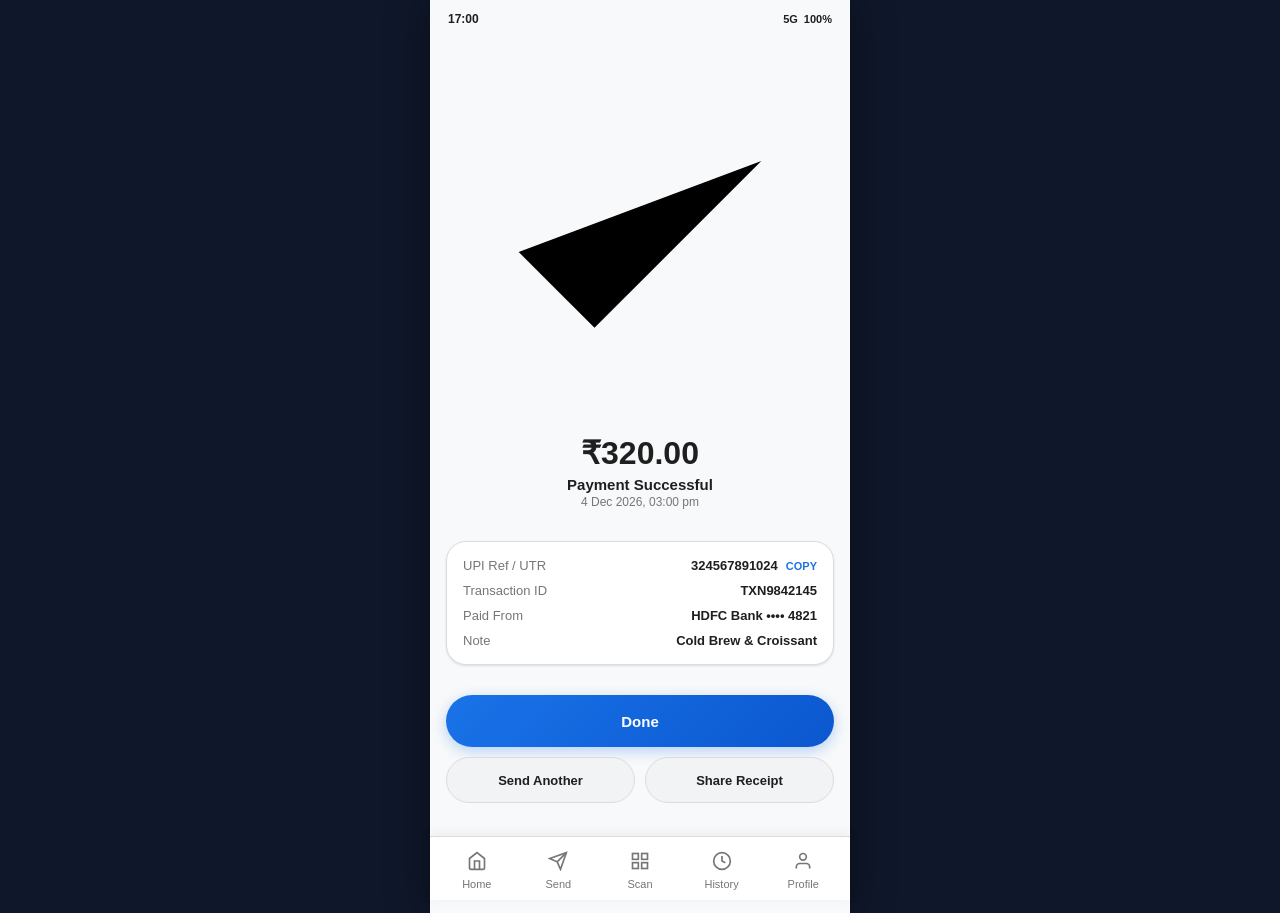
<file: result.html>
<!DOCTYPE html>
<html lang="en">
<head>
  <meta charset="UTF-8">
  <meta name="viewport" content="width=device-width, initial-scale=1.0, maximum-scale=1.0, user-scalable=no">
  <title>Payment Successful - Google Pay</title>
  <style>
/* Google Pay UPI - Natural Page Scrolling & Full Size Components */
:root {
  --primary: #1a73e8;
  --primary-hover: #1557b0;
  --primary-light: #e8f0fe;
  --primary-gradient: linear-gradient(135deg, #1a73e8 0%, #0b57d0 100%);
  --accent-green: #137333;
  --accent-green-light: #e6f4ea;
  --danger: #d93025;
  --danger-light: #fce8e6;
  --app-bg: #f8f9fa;
  --card-bg: #ffffff;
  --surface-subtle: #f1f3f4;
  --surface-hover: #e8eaed;
  --text-main: #1f1f1f;
  --text-secondary: #444746;
  --text-muted: #747775;
  --border-color: #dadce0;
  --border-subtle: #f0f2f5;
  --font-family: -apple-system, BlinkMacSystemFont, "Segoe UI", Roboto, Helvetica, Arial, sans-serif;
  --radius-sm: 10px;
  --radius-md: 14px;
  --radius-lg: 20px;
  --radius-pill: 9999px;
  --shadow-sm: 0 1px 3px rgba(0, 0, 0, 0.08), 0 1px 2px rgba(0, 0, 0, 0.04);
  --shadow-card: 0 2px 8px rgba(0, 0, 0, 0.06);
}

*, *::before, *::after {
  box-sizing: border-box;
  margin: 0;
  padding: 0;
  -webkit-tap-highlight-color: transparent;
}

html, body {
  min-height: 100%;
  font-family: var(--font-family);
  font-size: 14px;
  color: var(--text-main);
  background-color: #0f172a; /* Outer dark desktop backdrop */
  margin: 0;
  padding: 0;
  overflow-x: hidden;
  overflow-y: auto !important; /* Full natural outer webpage scrolling */
  -webkit-font-smoothing: antialiased;
}

a {
  color: var(--primary);
  text-decoration: none;
}

button, input, select, textarea {
  font-family: inherit;
  font-size: inherit;
  color: inherit;
}

button {
  cursor: pointer;
  border: none;
  background: none;
}

svg {
  display: inline-block;
  vertical-align: middle;
  flex-shrink: 0;
}

/* ==========================================================================
   APP CONTAINER (Auto Height, Content-Driven, Natural Page Scrolling)
   ========================================================================== */
.phone-viewport-container {
  width: 100%;
  max-width: 420px;
  min-height: 100vh;
  height: auto !important; /* Never fixed height! Height determined by content */
  background-color: var(--app-bg);
  margin: 0 auto;
  position: relative;
  display: flex;
  flex-direction: column;
  box-shadow: 0 0 40px rgba(0, 0, 0, 0.4);
  padding-bottom: 90px; /* Room for fixed bottom navigation */
}

@media (max-width: 480px) {
  body {
    background-color: var(--app-bg);
  }
  .phone-viewport-container {
    max-width: 100%;
    box-shadow: none;
  }
}

/* Status Bar */
.phone-status-bar {
  height: 38px;
  padding: 0 18px;
  display: flex;
  align-items: center;
  justify-content: space-between;
  font-size: 12px;
  font-weight: 600;
  color: var(--text-main);
  background: var(--app-bg);
  flex-shrink: 0;
  user-select: none;
}

.status-bar-icons {
  display: flex;
  align-items: center;
  gap: 6px;
  font-size: 11px;
}

/* App Header */
.app-header {
  padding: 4px 16px 12px;
  display: flex;
  align-items: center;
  justify-content: space-between;
  gap: 12px;
  background: var(--app-bg);
  flex-shrink: 0;
}

.header-search-bar {
  flex: 1;
  height: 44px;
  background: var(--card-bg);
  border: 1px solid var(--border-color);
  border-radius: var(--radius-pill);
  display: flex;
  align-items: center;
  padding: 0 14px;
  gap: 10px;
  box-shadow: var(--shadow-sm);
  color: var(--text-muted);
  font-size: 13px;
  text-decoration: none;
  overflow: hidden;
}

.header-search-bar svg {
  width: 18px !important;
  height: 18px !important;
  stroke: var(--text-secondary);
  flex-shrink: 0;
}

.header-avatar-btn {
  width: 40px;
  height: 40px;
  min-width: 40px;
  min-height: 40px;
  border-radius: 50%;
  background: #e0e7ff;
  color: #3730a3;
  display: flex;
  align-items: center;
  justify-content: center;
  font-weight: 700;
  font-size: 14px;
  border: 2px solid #fff;
  flex-shrink: 0;
  text-decoration: none;
}

.header-scan-btn {
  width: 40px;
  height: 40px;
  min-width: 40px;
  min-height: 40px;
  border-radius: 50%;
  background: var(--card-bg);
  border: 1px solid var(--border-color);
  display: flex;
  align-items: center;
  justify-content: center;
  color: var(--primary);
  box-shadow: var(--shadow-sm);
  flex-shrink: 0;
  text-decoration: none;
}

.header-scan-btn svg {
  width: 20px !important;
  height: 20px !important;
  stroke: currentColor;
  flex-shrink: 0;
}

/* Page Top Bar (for subpages) */
.page-top-bar {
  height: 52px;
  padding: 0 14px;
  display: flex;
  align-items: center;
  justify-content: space-between;
  background: var(--app-bg);
  flex-shrink: 0;
  border-bottom: 1px solid var(--border-subtle);
}

.back-btn {
  width: 38px;
  height: 38px;
  min-width: 38px;
  min-height: 38px;
  border-radius: 50%;
  display: flex;
  align-items: center;
  justify-content: center;
  color: var(--text-main);
  flex-shrink: 0;
}

.back-btn svg {
  width: 18px !important;
  height: 18px !important;
  flex-shrink: 0;
}

.page-top-title {
  font-size: 16px;
  font-weight: 600;
  color: var(--text-main);
}

/* Main Content Body (Natural Flow) */
.main-content-body {
  padding: 8px 16px 20px;
  display: flex;
  flex-direction: column;
  gap: 16px;
  width: 100%;
}

/* ==========================================================================
   FIXED BOTTOM NAVIGATION BAR
   ========================================================================== */
.bottom-nav-bar {
  position: fixed !important;
  bottom: 0 !important;
  left: 50% !important;
  transform: translateX(-50%) !important;
  width: 100% !important;
  max-width: 420px !important;
  height: 64px !important;
  background: #ffffff !important;
  border-top: 1px solid var(--border-color) !important;
  display: flex !important;
  align-items: center !important;
  justify-content: space-around !important;
  padding: 0 6px !important;
  z-index: 1000 !important;
  box-shadow: 0 -2px 12px rgba(0, 0, 0, 0.06) !important;
}

.bottom-nav-item {
  flex: 1;
  display: flex;
  flex-direction: column;
  align-items: center;
  justify-content: center;
  gap: 3px;
  color: var(--text-muted);
  font-size: 11px;
  font-weight: 500;
  text-decoration: none;
  padding: 4px 0;
}

.nav-icon-pill {
  width: 44px;
  height: 28px;
  border-radius: var(--radius-pill);
  display: flex;
  align-items: center;
  justify-content: center;
}

.nav-icon-pill svg {
  width: 20px !important;
  height: 20px !important;
  stroke: currentColor;
  stroke-width: 2;
  fill: none;
  flex-shrink: 0;
}

.bottom-nav-item.active {
  color: var(--primary);
  font-weight: 600;
}

.bottom-nav-item.active .nav-icon-pill {
  background: var(--primary-light);
  color: var(--primary);
}

/* ==========================================================================
   BANK BALANCE CARD (Crystal Clear & Never Collapsed)
   ========================================================================== */
.balance-card-hero {
  background: #ffffff;
  border: 1.5px solid var(--border-color);
  border-radius: 20px;
  padding: 16px 18px 14px;
  box-shadow: var(--shadow-card);
  position: relative;
  display: flex;
  flex-direction: column;
  width: 100%;
}

.balance-card-hero::before {
  content: "";
  position: absolute;
  top: 0;
  left: 0;
  right: 0;
  height: 5px;
  background: linear-gradient(90deg, #1a73e8, #4285f4, #34a853);
  border-top-left-radius: 18px;
  border-top-right-radius: 18px;
}

.balance-card-header {
  display: flex;
  justify-content: space-between;
  align-items: center;
  margin-bottom: 6px;
}

.balance-card-title {
  display: flex;
  align-items: center;
  gap: 8px;
  font-size: 11px;
  font-weight: 600;
  color: var(--text-secondary);
  text-transform: uppercase;
  letter-spacing: 0.5px;
}

.balance-card-title svg {
  width: 16px !important;
  height: 16px !important;
  flex-shrink: 0;
}

.balance-toggle-pill {
  display: inline-flex;
  align-items: center;
  gap: 5px;
  background: var(--primary-light);
  color: var(--primary);
  padding: 3px 9px;
  border-radius: var(--radius-pill);
  font-size: 11px;
  font-weight: 600;
}

.balance-toggle-pill svg {
  width: 13px !important;
  height: 13px !important;
  flex-shrink: 0;
}

.balance-amount-display {
  font-size: 32px !important;
  font-weight: 700 !important;
  color: #1a73e8 !important;
  letter-spacing: -0.5px !important;
  margin: 4px 0 8px !important;
  display: block !important;
  line-height: 1.2 !important;
}

.balance-card-footer {
  display: flex;
  align-items: center;
  justify-content: space-between;
  border-top: 1px solid var(--surface-subtle);
  padding-top: 8px;
  font-size: 12px;
}

.bank-pill {
  display: flex;
  align-items: center;
  gap: 6px;
  color: var(--text-secondary);
  font-weight: 500;
}

.bank-dot {
  width: 7px;
  height: 7px;
  border-radius: 50%;
  background: var(--accent-green);
  display: inline-block;
}

.upi-active-badge {
  color: var(--accent-green);
  font-size: 11px;
  font-weight: 600;
  background: var(--accent-green-light);
  padding: 2px 8px;
  border-radius: var(--radius-pill);
}

/* ==========================================================================
   CARDS & SECTIONS
   ========================================================================== */
.mobile-card {
  background: var(--card-bg);
  border-radius: var(--radius-lg);
  padding: 16px;
  border: 1px solid var(--border-color);
  box-shadow: var(--shadow-sm);
  width: 100%;
}

.section-title {
  font-size: 12px;
  font-weight: 600;
  color: var(--text-secondary);
  text-transform: uppercase;
  letter-spacing: 0.5px;
  display: flex;
  align-items: center;
  justify-content: space-between;
  margin-bottom: -4px;
}

/* Quick Action Circles */
.mobile-actions-row {
  display: grid;
  grid-template-columns: repeat(4, 1fr);
  gap: 10px;
  text-align: center;
}

.mobile-action-item {
  display: flex;
  flex-direction: column;
  align-items: center;
  gap: 6px;
  text-decoration: none;
}

.mobile-action-circle {
  width: 54px;
  height: 54px;
  min-width: 54px;
  min-height: 54px;
  border-radius: 50%;
  background: var(--card-bg);
  border: 1px solid var(--border-color);
  color: var(--primary);
  display: flex;
  align-items: center;
  justify-content: center;
  box-shadow: var(--shadow-sm);
}

.mobile-action-circle svg {
  width: 22px !important;
  height: 22px !important;
  stroke: currentColor;
  stroke-width: 2;
  fill: none;
  flex-shrink: 0;
}

.mobile-action-label {
  font-size: 12px;
  font-weight: 600;
  color: var(--text-main);
}

/* ==========================================================================
   AVATAR CIRCLES (Explicit Non-Collapsing 52px Fixed Dimensions)
   ========================================================================== */
.avatar-scroll-row {
  display: flex !important;
  flex-direction: row !important;
  align-items: flex-start !important;
  gap: 14px !important;
  overflow-x: auto !important;
  overflow-y: hidden !important;
  padding: 4px 2px 10px 2px !important;
  -webkit-overflow-scrolling: touch;
  width: 100%;
}

.avatar-scroll-row::-webkit-scrollbar {
  display: none;
}

.avatar-contact-btn {
  display: flex !important;
  flex-direction: column !important;
  align-items: center !important;
  gap: 6px !important;
  text-align: center !important;
  min-width: 62px !important;
  width: 62px !important;
  background: none !important;
  border: none !important;
  text-decoration: none !important;
  flex-shrink: 0 !important;
}

.avatar-circle {
  width: 52px !important;
  height: 52px !important;
  min-width: 52px !important;
  min-height: 52px !important;
  max-width: 52px !important;
  max-height: 52px !important;
  border-radius: 50% !important;
  background: #e8f0fe !important;
  color: var(--primary) !important;
  border: 2px solid #ffffff !important;
  box-shadow: 0 2px 6px rgba(0, 0, 0, 0.08) !important;
  display: flex !important;
  align-items: center !important;
  justify-content: center !important;
  font-weight: 700 !important;
  font-size: 15px !important;
  flex-shrink: 0 !important;
}

.avatar-circle.business {
  background: #ffffff !important;
  border-color: var(--border-color) !important;
  font-size: 22px !important;
}

.avatar-name {
  font-size: 12px !important;
  font-weight: 500 !important;
  color: var(--text-main) !important;
  max-width: 62px !important;
  white-space: nowrap !important;
  overflow: hidden !important;
  text-overflow: ellipsis !important;
  display: block !important;
  text-align: center !important;
}

/* ==========================================================================
   TRANSACTION FEED
   ========================================================================== */
.mobile-tx-item {
  display: flex;
  align-items: center;
  justify-content: space-between;
  padding: 12px 0;
  border-bottom: 1px solid var(--border-subtle);
  cursor: pointer;
}

.mobile-tx-item:last-child {
  border-bottom: none;
}

.mobile-tx-left {
  display: flex;
  align-items: center;
  gap: 12px;
  min-width: 0;
}

.mobile-tx-avatar {
  width: 40px;
  height: 40px;
  min-width: 40px;
  min-height: 40px;
  border-radius: 50%;
  background: var(--surface-subtle);
  display: flex;
  align-items: center;
  justify-content: center;
  font-weight: 600;
  font-size: 14px;
  flex-shrink: 0;
}

.mobile-tx-avatar.credited {
  background: var(--accent-green-light);
  color: var(--accent-green);
}

.mobile-tx-avatar.debited {
  background: #f1f3f4;
  color: var(--text-secondary);
}

.mobile-tx-details {
  display: flex;
  flex-direction: column;
  min-width: 0;
}

.mobile-tx-title {
  font-size: 14px;
  font-weight: 600;
  color: var(--text-main);
  white-space: nowrap;
  overflow: hidden;
  text-overflow: ellipsis;
}

.mobile-tx-subtitle {
  font-size: 12px;
  color: var(--text-muted);
  margin-top: 2px;
}

.mobile-tx-right {
  display: flex;
  flex-direction: column;
  align-items: flex-end;
  gap: 2px;
  flex-shrink: 0;
}

.mobile-tx-amount {
  font-size: 15px;
  font-weight: 600;
}

.mobile-tx-amount.debited { color: var(--text-main); }
.mobile-tx-amount.credited { color: var(--accent-green); }
.mobile-tx-amount.failed { color: var(--text-muted); text-decoration: line-through; }

/* ==========================================================================
   FORMS & INPUTS
   ========================================================================== */
.mobile-input-card {
  background: var(--card-bg);
  border-radius: var(--radius-lg);
  padding: 16px;
  border: 1px solid var(--border-color);
  box-shadow: var(--shadow-sm);
}

.mobile-input-label {
  font-size: 11px;
  font-weight: 600;
  color: var(--text-muted);
  text-transform: uppercase;
  letter-spacing: 0.5px;
  margin-bottom: 8px;
  display: block;
}

.form-control {
  width: 100%;
  height: 48px;
  padding: 0 14px;
  border: 1px solid var(--border-color);
  border-radius: var(--radius-md);
  font-size: 14px;
  color: var(--text-main);
  background: #ffffff;
  outline: none;
}

.form-control:focus {
  border-color: var(--primary);
}

.form-error {
  color: var(--danger);
  font-size: 12px;
  font-weight: 500;
  margin-top: 5px;
  display: none;
}

.form-error.visible {
  display: block;
}

.mobile-amount-display {
  display: flex;
  align-items: center;
  justify-content: center;
  margin: 10px 0 16px;
}

.mobile-amount-input {
  border: none;
  outline: none;
  font-size: 38px;
  font-weight: 700;
  color: var(--text-main);
  text-align: center;
  width: 100%;
  background: transparent;
}

.denomination-chips {
  display: flex;
  gap: 8px;
  justify-content: center;
  flex-wrap: wrap;
  margin-bottom: 14px;
}

.denom-chip {
  padding: 6px 14px;
  border-radius: var(--radius-pill);
  background: var(--surface-subtle);
  border: 1px solid var(--border-color);
  font-size: 12px;
  font-weight: 600;
  color: var(--text-main);
}

.btn-mobile-primary {
  width: 100%;
  height: 52px;
  border-radius: var(--radius-pill);
  background: var(--primary-gradient);
  color: #fff;
  font-size: 15px;
  font-weight: 600;
  display: flex;
  align-items: center;
  justify-content: center;
  gap: 8px;
  box-shadow: 0 4px 14px rgba(26, 115, 232, 0.3);
  margin-top: 10px;
  text-decoration: none;
}

.btn-mobile-secondary {
  width: 100%;
  height: 46px;
  border-radius: var(--radius-pill);
  background: var(--surface-subtle);
  color: var(--text-main);
  border: 1px solid var(--border-color);
  font-size: 13px;
  font-weight: 600;
  display: flex;
  align-items: center;
  justify-content: center;
  text-decoration: none;
}

/* ==========================================================================
   NPCI PIN SCREEN (Full 4-Row Keypad, 100% Reachable & Non-Clipping)
   ========================================================================== */
.npci-pin-container {
  min-height: 100vh;
  height: auto;
  background: #ffffff;
  display: flex;
  flex-direction: column;
  justify-content: space-between;
  padding-bottom: 30px;
}

.npci-header-banner {
  background: #f8f9fa;
  border-bottom: 1px solid var(--border-color);
  padding: 12px 18px;
  display: flex;
  align-items: center;
  justify-content: space-between;
}

.npci-bank-logo {
  font-weight: 700;
  font-size: 13px;
  color: var(--primary);
}

.npci-upi-logo {
  font-size: 11px;
  font-weight: 700;
  color: var(--text-muted);
  letter-spacing: 0.5px;
}

.npci-payee-card {
  padding: 16px 18px;
  border-bottom: 1px dashed var(--border-color);
  display: flex;
  justify-content: space-between;
  align-items: center;
}

.npci-pin-section {
  text-align: center;
  padding: 24px 18px 10px;
}

.npci-dots-row {
  display: flex;
  justify-content: center;
  gap: 20px;
  margin: 24px 0 16px;
}

.npci-dot {
  width: 16px;
  height: 16px;
  min-width: 16px;
  min-height: 16px;
  border-radius: 50%;
  border: 2px solid #cbd5e1;
  background: #fff;
  transition: all 0.15s cubic-bezier(0.175, 0.885, 0.32, 1.275);
}

.npci-dot.filled {
  background: var(--text-main);
  border-color: var(--text-main);
  transform: scale(1.15);
}

.npci-dots-row.error {
  animation: shake 0.4s ease-in-out;
}

.npci-dots-row.error .npci-dot {
  border-color: var(--danger);
  background: var(--danger);
}

@keyframes shake {
  0%, 100% { transform: translateX(0); }
  20%, 60% { transform: translateX(-8px); }
  40%, 80% { transform: translateX(8px); }
}

/* Full 4-Row Touch Keypad */
.npci-keypad-grid {
  display: grid !important;
  grid-template-columns: repeat(3, 1fr) !important;
  gap: 10px !important;
  padding: 10px 18px 10px !important;
  width: 100% !important;
}

.npci-key-btn {
  height: 56px !important;
  min-height: 56px !important;
  border-radius: var(--radius-md) !important;
  background: #f8f9fa !important;
  border: 1px solid var(--border-subtle) !important;
  font-size: 22px !important;
  font-weight: 600 !important;
  color: var(--text-main) !important;
  display: flex !important;
  align-items: center !important;
  justify-content: center !important;
  box-shadow: 0 1px 2px rgba(0,0,0,0.04);
}

.npci-key-btn:active {
  background: #e2e8f0 !important;
}

.npci-key-btn.action-btn {
  font-size: 16px !important;
  background: #edf2f7 !important;
}

.npci-key-btn.submit-btn {
  background: var(--primary) !important;
  color: #fff !important;
  font-size: 20px !important;
}

/* ==========================================================================
   PAYMENT RESULT CELEBRATION
   ========================================================================== */
.result-celebration {
  text-align: center;
  padding: 24px 12px 16px;
}

.celebration-check-circle {
  width: 76px;
  height: 76px;
  border-radius: 50%;
  background: var(--accent-green-light);
  color: var(--accent-green);
  display: flex;
  align-items: center;
  justify-content: center;
  margin: 0 auto 14px;
}

.celebration-check-circle svg {
  width: 40px !important;
  height: 40px !important;
  stroke: currentColor;
  stroke-width: 3;
  fill: none;
  flex-shrink: 0;
}

.receipt-row {
  display: flex;
  justify-content: space-between;
  font-size: 13px;
  margin-bottom: 10px;
}

.receipt-row:last-child {
  margin-bottom: 0;
}

.receipt-row .label { color: var(--text-muted); }
.receipt-row .value { font-weight: 600; color: var(--text-main); }

/* ==========================================================================
   SCANNER & MODAL
   ========================================================================== */
.scanner-container {
  height: 260px;
  background: #000;
  border-radius: 24px;
  position: relative;
  overflow: hidden;
  display: flex;
  align-items: center;
  justify-content: center;
  margin-bottom: 16px;
}

.scanner-viewfinder {
  width: 180px;
  height: 180px;
  position: relative;
  border: 2px solid rgba(255, 255, 255, 0.3);
  border-radius: 14px;
}

.scanner-corner {
  position: absolute;
  width: 22px;
  height: 22px;
  border-color: #fff;
  border-style: solid;
}

.corner-tl { top: -2px; left: -2px; border-width: 4px 0 0 4px; border-top-left-radius: 10px; }
.corner-tr { top: -2px; right: -2px; border-width: 4px 4px 0 0; border-top-right-radius: 10px; }
.corner-bl { bottom: -2px; left: -2px; border-width: 0 0 4px 4px; border-bottom-left-radius: 10px; }
.corner-br { bottom: -2px; right: -2px; border-width: 0 4px 4px 0; border-bottom-right-radius: 10px; }

.laser-beam {
  position: absolute;
  left: 0;
  right: 0;
  height: 3px;
  background: #34a853;
  box-shadow: 0 0 12px #34a853;
  animation: scan-laser 2s infinite alternate ease-in-out;
}

@keyframes scan-laser {
  0% { top: 10%; }
  100% { top: 90%; }
}

.scanner-controls {
  position: absolute;
  bottom: 12px;
  display: flex;
  gap: 12px;
}

.scanner-pill-btn {
  background: rgba(255, 255, 255, 0.2);
  backdrop-filter: blur(8px);
  color: #fff;
  padding: 6px 14px;
  border-radius: var(--radius-pill);
  font-size: 12px;
  font-weight: 500;
  display: flex;
  align-items: center;
  gap: 6px;
}

.mobile-sheet-overlay {
  position: fixed;
  inset: 0;
  background: rgba(0, 0, 0, 0.5);
  z-index: 2000;
  display: flex;
  flex-direction: column;
  justify-content: flex-end;
  opacity: 0;
  visibility: hidden;
  transition: all 0.25s ease;
}

.mobile-sheet-overlay.active {
  opacity: 1;
  visibility: visible;
}

.mobile-sheet-content {
  background: var(--card-bg);
  border-top-left-radius: 28px;
  border-top-right-radius: 28px;
  padding: 24px 20px 32px;
  transform: translateY(100%);
  transition: transform 0.25s ease;
  max-height: 85vh;
  overflow-y: auto;
  max-width: 420px;
  margin: 0 auto;
  width: 100%;
}

.mobile-sheet-overlay.active .mobile-sheet-content {
  transform: translateY(0);
}

.sheet-handle {
  width: 40px;
  height: 4px;
  background: #cbd5e1;
  border-radius: 2px;
  margin: -10px auto 16px;
}

/* Filter Chips & Search */
.search-input {
  width: 100%;
  height: 44px;
  padding: 0 16px;
  border: 1px solid var(--border-color);
  border-radius: var(--radius-pill);
  font-size: 13px;
  outline: none;
  background: #ffffff;
}

.filter-chips {
  display: flex;
  gap: 6px;
  align-items: center;
}

.filter-chip {
  padding: 6px 14px;
  border-radius: var(--radius-pill);
  background: var(--card-bg);
  border: 1px solid var(--border-color);
  font-size: 12px;
  font-weight: 500;
  color: var(--text-secondary);
  white-space: nowrap;
}

.filter-chip.active {
  background: var(--primary);
  color: #fff;
  border-color: var(--primary);
}

.phone-toast-container {
  position: fixed;
  top: 48px;
  left: 50%;
  transform: translateX(-50%);
  width: 90%;
  max-width: 380px;
  z-index: 3000;
  display: flex;
  flex-direction: column;
  gap: 8px;
  pointer-events: none;
}

.phone-toast {
  background: #1e293b;
  color: #fff;
  padding: 10px 16px;
  border-radius: var(--radius-pill);
  font-size: 13px;
  font-weight: 500;
  box-shadow: 0 4px 14px rgba(0,0,0,0.1);
  text-align: center;
  transform: translateY(-20px);
  opacity: 0;
  transition: all 0.25s ease;
  pointer-events: auto;
}

.phone-toast.show {
  transform: translateY(0);
  opacity: 1;
}

.phone-toast.toast-error { background: var(--danger); }
.phone-toast.toast-success { background: var(--accent-green); }

.spinner {
  width: 18px;
  height: 18px;
  border: 2px solid rgba(255,255,255,0.3);
  border-top-color: #fff;
  border-radius: 50%;
  animation: spin 0.8s linear infinite;
  display: inline-block;
  vertical-align: middle;
}
@keyframes spin { to { transform: rotate(360deg); } }

  </style>
</head>
<body>
  <div class="phone-viewport-container">
    <div class="phone-status-bar">
      <span id="phone-status-time">9:41</span>
      <div class="status-bar-icons"><span>5G</span><span>100%</span></div>
    </div>

    <main class="main-content-body">
      <div class="result-celebration">
        <div class="celebration-check-circle" id="result-icon-wrapper">
          <svg viewBox="0 0 24 24"><polyline points="20 6 9 17 4 12"></polyline></svg>
        </div>
        <div style="font-size: 32px; font-weight: 700; color: var(--text-main); margin-bottom: 4px;" id="result-amount">₹0.00</div>
        <div style="font-size: 15px; font-weight: 600; color: var(--text-main); margin-bottom: 2px;" id="result-title">Paid to Rahul Sharma</div>
        <div style="font-size: 12px; color: var(--text-muted);" id="res-time">24 Aug 2026, 11:45 PM</div>
      </div>

      <!-- Receipt Breakdown -->
      <div class="mobile-card" style="padding: 16px;">
        <div class="receipt-row">
          <span class="label">UPI Ref / UTR</span>
          <span class="value" style="display: flex; align-items: center; gap: 8px;">
            <span id="res-utr">324567891024</span>
            <button id="copy-utr-btn" style="color: var(--primary); font-size: 11px; font-weight: 700; border: none; background: none; cursor: pointer;">COPY</button>
          </span>
        </div>
        <div class="receipt-row">
          <span class="label">Transaction ID</span>
          <span class="value" id="res-txid">TXN9842146</span>
        </div>
        <div class="receipt-row">
          <span class="label">Paid From</span>
          <span class="value" id="res-bank">HDFC Bank •••• 4821</span>
        </div>
        <div class="receipt-row" id="res-balance-row" style="display: none;">
          <span class="label">Updated Balance</span>
          <span class="value" id="res-balance" style="color: var(--primary); font-weight: 700;">-</span>
        </div>
        <div class="receipt-row">
          <span class="label">Note</span>
          <span class="value" id="res-note">Payment via UPI</span>
        </div>
      </div>

      <!-- Actions -->
      <div style="display: flex; flex-direction: column; gap: 10px; margin-top: 4px;">
        <a href="index.html" class="btn-mobile-primary">Done</a>
        <div style="display: flex; gap: 10px;">
          <a href="send.html" class="btn-mobile-secondary">Send Another</a>
          <button type="button" class="btn-mobile-secondary" id="print-receipt-btn">Share Receipt</button>
        </div>
      </div>
    </main>

    <nav class="bottom-nav-bar">
      <a href="index.html" class="bottom-nav-item active"><div class="nav-icon-pill"><svg width="20" height="20" viewBox="0 0 24 24"><path d="M3 9l9-7 9 7v11a2 2 0 0 1-2 2H5a2 2 0 0 1-2-2z"/><polyline points="9 22 9 12 15 12 15 22"/></svg></div><span>Home</span></a>
      <a href="send.html" class="bottom-nav-item"><div class="nav-icon-pill"><svg width="20" height="20" viewBox="0 0 24 24"><line x1="22" y1="2" x2="11" y2="13"/><polygon points="22 2 15 22 11 13 2 9 22 2"/></svg></div><span>Send</span></a>
      <a href="scan.html" class="bottom-nav-item"><div class="nav-icon-pill"><svg width="20" height="20" viewBox="0 0 24 24"><rect x="3" y="3" width="7" height="7"/><rect x="14" y="3" width="7" height="7"/><rect x="14" y="14" width="7" height="7"/><rect x="3" y="14" width="7" height="7"/></svg></div><span>Scan</span></a>
      <a href="history.html" class="bottom-nav-item"><div class="nav-icon-pill"><svg width="20" height="20" viewBox="0 0 24 24"><circle cx="12" cy="12" r="10"/><polyline points="12 6 12 12 16 14"/></svg></div><span>History</span></a>
      <a href="profile.html" class="bottom-nav-item"><div class="nav-icon-pill"><svg width="20" height="20" viewBox="0 0 24 24"><path d="M20 21v-2a4 4 0 0 0-4-4H8a4 4 0 0 0-4 4v2"/><circle cx="12" cy="7" r="4"/></svg></div><span>Profile</span></a>
    </nav>
  </div>

  <script src="js/api.js"></script>
  <script src="js/main.js"></script>
  <script src="js/result.js"></script>
</body>
</html>
</file>
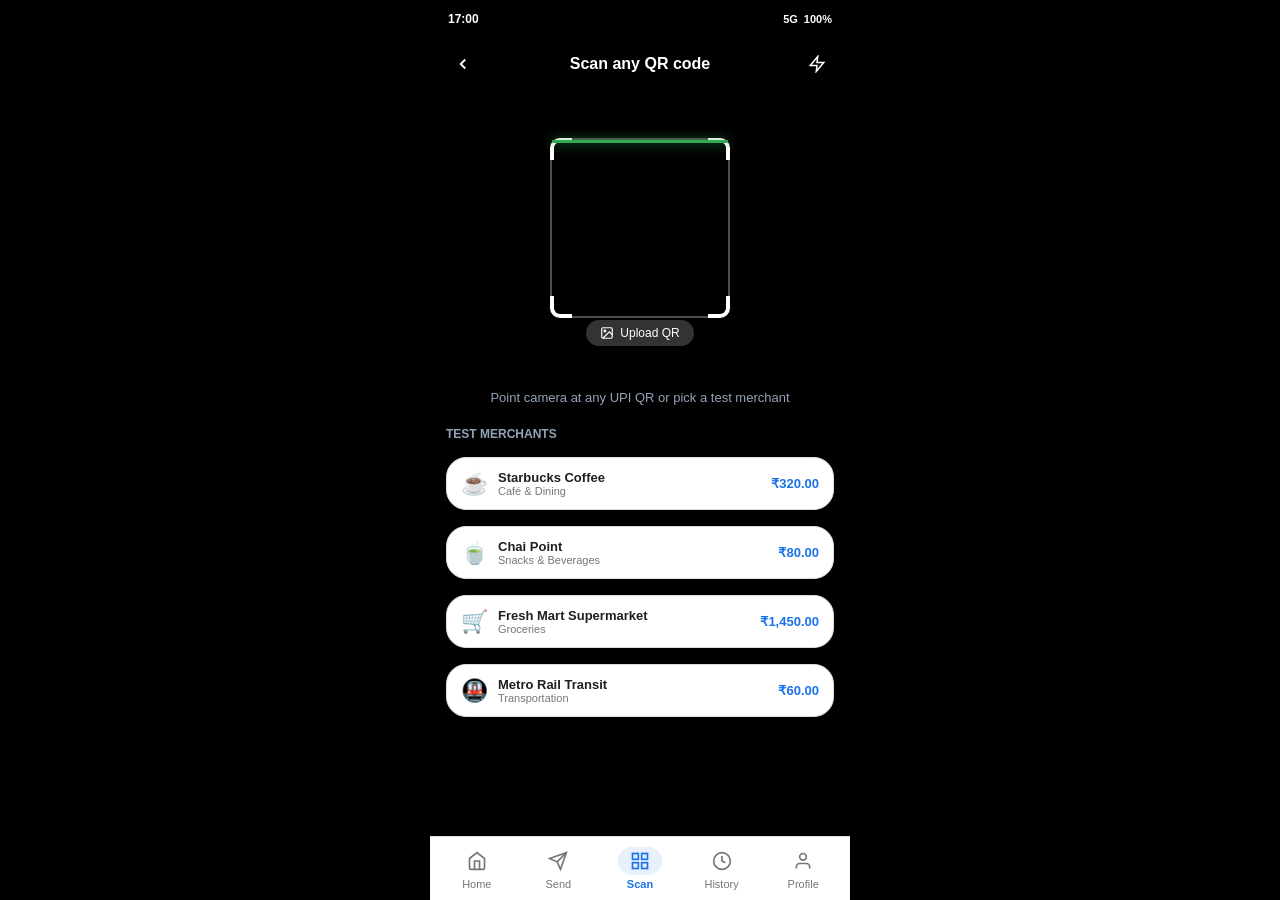
<file: scan.html>
<!DOCTYPE html>
<html lang="en">
<head>
  <meta charset="UTF-8">
  <meta name="viewport" content="width=device-width, initial-scale=1.0, maximum-scale=1.0, user-scalable=no">
  <title>Scan QR - Google Pay</title>
  <style>
/* Google Pay UPI - Natural Page Scrolling & Full Size Components */
:root {
  --primary: #1a73e8;
  --primary-hover: #1557b0;
  --primary-light: #e8f0fe;
  --primary-gradient: linear-gradient(135deg, #1a73e8 0%, #0b57d0 100%);
  --accent-green: #137333;
  --accent-green-light: #e6f4ea;
  --danger: #d93025;
  --danger-light: #fce8e6;
  --app-bg: #f8f9fa;
  --card-bg: #ffffff;
  --surface-subtle: #f1f3f4;
  --surface-hover: #e8eaed;
  --text-main: #1f1f1f;
  --text-secondary: #444746;
  --text-muted: #747775;
  --border-color: #dadce0;
  --border-subtle: #f0f2f5;
  --font-family: -apple-system, BlinkMacSystemFont, "Segoe UI", Roboto, Helvetica, Arial, sans-serif;
  --radius-sm: 10px;
  --radius-md: 14px;
  --radius-lg: 20px;
  --radius-pill: 9999px;
  --shadow-sm: 0 1px 3px rgba(0, 0, 0, 0.08), 0 1px 2px rgba(0, 0, 0, 0.04);
  --shadow-card: 0 2px 8px rgba(0, 0, 0, 0.06);
}

*, *::before, *::after {
  box-sizing: border-box;
  margin: 0;
  padding: 0;
  -webkit-tap-highlight-color: transparent;
}

html, body {
  min-height: 100%;
  font-family: var(--font-family);
  font-size: 14px;
  color: var(--text-main);
  background-color: #0f172a; /* Outer dark desktop backdrop */
  margin: 0;
  padding: 0;
  overflow-x: hidden;
  overflow-y: auto !important; /* Full natural outer webpage scrolling */
  -webkit-font-smoothing: antialiased;
}

a {
  color: var(--primary);
  text-decoration: none;
}

button, input, select, textarea {
  font-family: inherit;
  font-size: inherit;
  color: inherit;
}

button {
  cursor: pointer;
  border: none;
  background: none;
}

svg {
  display: inline-block;
  vertical-align: middle;
  flex-shrink: 0;
}

/* ==========================================================================
   APP CONTAINER (Auto Height, Content-Driven, Natural Page Scrolling)
   ========================================================================== */
.phone-viewport-container {
  width: 100%;
  max-width: 420px;
  min-height: 100vh;
  height: auto !important; /* Never fixed height! Height determined by content */
  background-color: var(--app-bg);
  margin: 0 auto;
  position: relative;
  display: flex;
  flex-direction: column;
  box-shadow: 0 0 40px rgba(0, 0, 0, 0.4);
  padding-bottom: 90px; /* Room for fixed bottom navigation */
}

@media (max-width: 480px) {
  body {
    background-color: var(--app-bg);
  }
  .phone-viewport-container {
    max-width: 100%;
    box-shadow: none;
  }
}

/* Status Bar */
.phone-status-bar {
  height: 38px;
  padding: 0 18px;
  display: flex;
  align-items: center;
  justify-content: space-between;
  font-size: 12px;
  font-weight: 600;
  color: var(--text-main);
  background: var(--app-bg);
  flex-shrink: 0;
  user-select: none;
}

.status-bar-icons {
  display: flex;
  align-items: center;
  gap: 6px;
  font-size: 11px;
}

/* App Header */
.app-header {
  padding: 4px 16px 12px;
  display: flex;
  align-items: center;
  justify-content: space-between;
  gap: 12px;
  background: var(--app-bg);
  flex-shrink: 0;
}

.header-search-bar {
  flex: 1;
  height: 44px;
  background: var(--card-bg);
  border: 1px solid var(--border-color);
  border-radius: var(--radius-pill);
  display: flex;
  align-items: center;
  padding: 0 14px;
  gap: 10px;
  box-shadow: var(--shadow-sm);
  color: var(--text-muted);
  font-size: 13px;
  text-decoration: none;
  overflow: hidden;
}

.header-search-bar svg {
  width: 18px !important;
  height: 18px !important;
  stroke: var(--text-secondary);
  flex-shrink: 0;
}

.header-avatar-btn {
  width: 40px;
  height: 40px;
  min-width: 40px;
  min-height: 40px;
  border-radius: 50%;
  background: #e0e7ff;
  color: #3730a3;
  display: flex;
  align-items: center;
  justify-content: center;
  font-weight: 700;
  font-size: 14px;
  border: 2px solid #fff;
  flex-shrink: 0;
  text-decoration: none;
}

.header-scan-btn {
  width: 40px;
  height: 40px;
  min-width: 40px;
  min-height: 40px;
  border-radius: 50%;
  background: var(--card-bg);
  border: 1px solid var(--border-color);
  display: flex;
  align-items: center;
  justify-content: center;
  color: var(--primary);
  box-shadow: var(--shadow-sm);
  flex-shrink: 0;
  text-decoration: none;
}

.header-scan-btn svg {
  width: 20px !important;
  height: 20px !important;
  stroke: currentColor;
  flex-shrink: 0;
}

/* Page Top Bar (for subpages) */
.page-top-bar {
  height: 52px;
  padding: 0 14px;
  display: flex;
  align-items: center;
  justify-content: space-between;
  background: var(--app-bg);
  flex-shrink: 0;
  border-bottom: 1px solid var(--border-subtle);
}

.back-btn {
  width: 38px;
  height: 38px;
  min-width: 38px;
  min-height: 38px;
  border-radius: 50%;
  display: flex;
  align-items: center;
  justify-content: center;
  color: var(--text-main);
  flex-shrink: 0;
}

.back-btn svg {
  width: 18px !important;
  height: 18px !important;
  flex-shrink: 0;
}

.page-top-title {
  font-size: 16px;
  font-weight: 600;
  color: var(--text-main);
}

/* Main Content Body (Natural Flow) */
.main-content-body {
  padding: 8px 16px 20px;
  display: flex;
  flex-direction: column;
  gap: 16px;
  width: 100%;
}

/* ==========================================================================
   FIXED BOTTOM NAVIGATION BAR
   ========================================================================== */
.bottom-nav-bar {
  position: fixed !important;
  bottom: 0 !important;
  left: 50% !important;
  transform: translateX(-50%) !important;
  width: 100% !important;
  max-width: 420px !important;
  height: 64px !important;
  background: #ffffff !important;
  border-top: 1px solid var(--border-color) !important;
  display: flex !important;
  align-items: center !important;
  justify-content: space-around !important;
  padding: 0 6px !important;
  z-index: 1000 !important;
  box-shadow: 0 -2px 12px rgba(0, 0, 0, 0.06) !important;
}

.bottom-nav-item {
  flex: 1;
  display: flex;
  flex-direction: column;
  align-items: center;
  justify-content: center;
  gap: 3px;
  color: var(--text-muted);
  font-size: 11px;
  font-weight: 500;
  text-decoration: none;
  padding: 4px 0;
}

.nav-icon-pill {
  width: 44px;
  height: 28px;
  border-radius: var(--radius-pill);
  display: flex;
  align-items: center;
  justify-content: center;
}

.nav-icon-pill svg {
  width: 20px !important;
  height: 20px !important;
  stroke: currentColor;
  stroke-width: 2;
  fill: none;
  flex-shrink: 0;
}

.bottom-nav-item.active {
  color: var(--primary);
  font-weight: 600;
}

.bottom-nav-item.active .nav-icon-pill {
  background: var(--primary-light);
  color: var(--primary);
}

/* ==========================================================================
   BANK BALANCE CARD (Crystal Clear & Never Collapsed)
   ========================================================================== */
.balance-card-hero {
  background: #ffffff;
  border: 1.5px solid var(--border-color);
  border-radius: 20px;
  padding: 16px 18px 14px;
  box-shadow: var(--shadow-card);
  position: relative;
  display: flex;
  flex-direction: column;
  width: 100%;
}

.balance-card-hero::before {
  content: "";
  position: absolute;
  top: 0;
  left: 0;
  right: 0;
  height: 5px;
  background: linear-gradient(90deg, #1a73e8, #4285f4, #34a853);
  border-top-left-radius: 18px;
  border-top-right-radius: 18px;
}

.balance-card-header {
  display: flex;
  justify-content: space-between;
  align-items: center;
  margin-bottom: 6px;
}

.balance-card-title {
  display: flex;
  align-items: center;
  gap: 8px;
  font-size: 11px;
  font-weight: 600;
  color: var(--text-secondary);
  text-transform: uppercase;
  letter-spacing: 0.5px;
}

.balance-card-title svg {
  width: 16px !important;
  height: 16px !important;
  flex-shrink: 0;
}

.balance-toggle-pill {
  display: inline-flex;
  align-items: center;
  gap: 5px;
  background: var(--primary-light);
  color: var(--primary);
  padding: 3px 9px;
  border-radius: var(--radius-pill);
  font-size: 11px;
  font-weight: 600;
}

.balance-toggle-pill svg {
  width: 13px !important;
  height: 13px !important;
  flex-shrink: 0;
}

.balance-amount-display {
  font-size: 32px !important;
  font-weight: 700 !important;
  color: #1a73e8 !important;
  letter-spacing: -0.5px !important;
  margin: 4px 0 8px !important;
  display: block !important;
  line-height: 1.2 !important;
}

.balance-card-footer {
  display: flex;
  align-items: center;
  justify-content: space-between;
  border-top: 1px solid var(--surface-subtle);
  padding-top: 8px;
  font-size: 12px;
}

.bank-pill {
  display: flex;
  align-items: center;
  gap: 6px;
  color: var(--text-secondary);
  font-weight: 500;
}

.bank-dot {
  width: 7px;
  height: 7px;
  border-radius: 50%;
  background: var(--accent-green);
  display: inline-block;
}

.upi-active-badge {
  color: var(--accent-green);
  font-size: 11px;
  font-weight: 600;
  background: var(--accent-green-light);
  padding: 2px 8px;
  border-radius: var(--radius-pill);
}

/* ==========================================================================
   CARDS & SECTIONS
   ========================================================================== */
.mobile-card {
  background: var(--card-bg);
  border-radius: var(--radius-lg);
  padding: 16px;
  border: 1px solid var(--border-color);
  box-shadow: var(--shadow-sm);
  width: 100%;
}

.section-title {
  font-size: 12px;
  font-weight: 600;
  color: var(--text-secondary);
  text-transform: uppercase;
  letter-spacing: 0.5px;
  display: flex;
  align-items: center;
  justify-content: space-between;
  margin-bottom: -4px;
}

/* Quick Action Circles */
.mobile-actions-row {
  display: grid;
  grid-template-columns: repeat(4, 1fr);
  gap: 10px;
  text-align: center;
}

.mobile-action-item {
  display: flex;
  flex-direction: column;
  align-items: center;
  gap: 6px;
  text-decoration: none;
}

.mobile-action-circle {
  width: 54px;
  height: 54px;
  min-width: 54px;
  min-height: 54px;
  border-radius: 50%;
  background: var(--card-bg);
  border: 1px solid var(--border-color);
  color: var(--primary);
  display: flex;
  align-items: center;
  justify-content: center;
  box-shadow: var(--shadow-sm);
}

.mobile-action-circle svg {
  width: 22px !important;
  height: 22px !important;
  stroke: currentColor;
  stroke-width: 2;
  fill: none;
  flex-shrink: 0;
}

.mobile-action-label {
  font-size: 12px;
  font-weight: 600;
  color: var(--text-main);
}

/* ==========================================================================
   AVATAR CIRCLES (Explicit Non-Collapsing 52px Fixed Dimensions)
   ========================================================================== */
.avatar-scroll-row {
  display: flex !important;
  flex-direction: row !important;
  align-items: flex-start !important;
  gap: 14px !important;
  overflow-x: auto !important;
  overflow-y: hidden !important;
  padding: 4px 2px 10px 2px !important;
  -webkit-overflow-scrolling: touch;
  width: 100%;
}

.avatar-scroll-row::-webkit-scrollbar {
  display: none;
}

.avatar-contact-btn {
  display: flex !important;
  flex-direction: column !important;
  align-items: center !important;
  gap: 6px !important;
  text-align: center !important;
  min-width: 62px !important;
  width: 62px !important;
  background: none !important;
  border: none !important;
  text-decoration: none !important;
  flex-shrink: 0 !important;
}

.avatar-circle {
  width: 52px !important;
  height: 52px !important;
  min-width: 52px !important;
  min-height: 52px !important;
  max-width: 52px !important;
  max-height: 52px !important;
  border-radius: 50% !important;
  background: #e8f0fe !important;
  color: var(--primary) !important;
  border: 2px solid #ffffff !important;
  box-shadow: 0 2px 6px rgba(0, 0, 0, 0.08) !important;
  display: flex !important;
  align-items: center !important;
  justify-content: center !important;
  font-weight: 700 !important;
  font-size: 15px !important;
  flex-shrink: 0 !important;
}

.avatar-circle.business {
  background: #ffffff !important;
  border-color: var(--border-color) !important;
  font-size: 22px !important;
}

.avatar-name {
  font-size: 12px !important;
  font-weight: 500 !important;
  color: var(--text-main) !important;
  max-width: 62px !important;
  white-space: nowrap !important;
  overflow: hidden !important;
  text-overflow: ellipsis !important;
  display: block !important;
  text-align: center !important;
}

/* ==========================================================================
   TRANSACTION FEED
   ========================================================================== */
.mobile-tx-item {
  display: flex;
  align-items: center;
  justify-content: space-between;
  padding: 12px 0;
  border-bottom: 1px solid var(--border-subtle);
  cursor: pointer;
}

.mobile-tx-item:last-child {
  border-bottom: none;
}

.mobile-tx-left {
  display: flex;
  align-items: center;
  gap: 12px;
  min-width: 0;
}

.mobile-tx-avatar {
  width: 40px;
  height: 40px;
  min-width: 40px;
  min-height: 40px;
  border-radius: 50%;
  background: var(--surface-subtle);
  display: flex;
  align-items: center;
  justify-content: center;
  font-weight: 600;
  font-size: 14px;
  flex-shrink: 0;
}

.mobile-tx-avatar.credited {
  background: var(--accent-green-light);
  color: var(--accent-green);
}

.mobile-tx-avatar.debited {
  background: #f1f3f4;
  color: var(--text-secondary);
}

.mobile-tx-details {
  display: flex;
  flex-direction: column;
  min-width: 0;
}

.mobile-tx-title {
  font-size: 14px;
  font-weight: 600;
  color: var(--text-main);
  white-space: nowrap;
  overflow: hidden;
  text-overflow: ellipsis;
}

.mobile-tx-subtitle {
  font-size: 12px;
  color: var(--text-muted);
  margin-top: 2px;
}

.mobile-tx-right {
  display: flex;
  flex-direction: column;
  align-items: flex-end;
  gap: 2px;
  flex-shrink: 0;
}

.mobile-tx-amount {
  font-size: 15px;
  font-weight: 600;
}

.mobile-tx-amount.debited { color: var(--text-main); }
.mobile-tx-amount.credited { color: var(--accent-green); }
.mobile-tx-amount.failed { color: var(--text-muted); text-decoration: line-through; }

/* ==========================================================================
   FORMS & INPUTS
   ========================================================================== */
.mobile-input-card {
  background: var(--card-bg);
  border-radius: var(--radius-lg);
  padding: 16px;
  border: 1px solid var(--border-color);
  box-shadow: var(--shadow-sm);
}

.mobile-input-label {
  font-size: 11px;
  font-weight: 600;
  color: var(--text-muted);
  text-transform: uppercase;
  letter-spacing: 0.5px;
  margin-bottom: 8px;
  display: block;
}

.form-control {
  width: 100%;
  height: 48px;
  padding: 0 14px;
  border: 1px solid var(--border-color);
  border-radius: var(--radius-md);
  font-size: 14px;
  color: var(--text-main);
  background: #ffffff;
  outline: none;
}

.form-control:focus {
  border-color: var(--primary);
}

.form-error {
  color: var(--danger);
  font-size: 12px;
  font-weight: 500;
  margin-top: 5px;
  display: none;
}

.form-error.visible {
  display: block;
}

.mobile-amount-display {
  display: flex;
  align-items: center;
  justify-content: center;
  margin: 10px 0 16px;
}

.mobile-amount-input {
  border: none;
  outline: none;
  font-size: 38px;
  font-weight: 700;
  color: var(--text-main);
  text-align: center;
  width: 100%;
  background: transparent;
}

.denomination-chips {
  display: flex;
  gap: 8px;
  justify-content: center;
  flex-wrap: wrap;
  margin-bottom: 14px;
}

.denom-chip {
  padding: 6px 14px;
  border-radius: var(--radius-pill);
  background: var(--surface-subtle);
  border: 1px solid var(--border-color);
  font-size: 12px;
  font-weight: 600;
  color: var(--text-main);
}

.btn-mobile-primary {
  width: 100%;
  height: 52px;
  border-radius: var(--radius-pill);
  background: var(--primary-gradient);
  color: #fff;
  font-size: 15px;
  font-weight: 600;
  display: flex;
  align-items: center;
  justify-content: center;
  gap: 8px;
  box-shadow: 0 4px 14px rgba(26, 115, 232, 0.3);
  margin-top: 10px;
  text-decoration: none;
}

.btn-mobile-secondary {
  width: 100%;
  height: 46px;
  border-radius: var(--radius-pill);
  background: var(--surface-subtle);
  color: var(--text-main);
  border: 1px solid var(--border-color);
  font-size: 13px;
  font-weight: 600;
  display: flex;
  align-items: center;
  justify-content: center;
  text-decoration: none;
}

/* ==========================================================================
   NPCI PIN SCREEN (Full 4-Row Keypad, 100% Reachable & Non-Clipping)
   ========================================================================== */
.npci-pin-container {
  min-height: 100vh;
  height: auto;
  background: #ffffff;
  display: flex;
  flex-direction: column;
  justify-content: space-between;
  padding-bottom: 30px;
}

.npci-header-banner {
  background: #f8f9fa;
  border-bottom: 1px solid var(--border-color);
  padding: 12px 18px;
  display: flex;
  align-items: center;
  justify-content: space-between;
}

.npci-bank-logo {
  font-weight: 700;
  font-size: 13px;
  color: var(--primary);
}

.npci-upi-logo {
  font-size: 11px;
  font-weight: 700;
  color: var(--text-muted);
  letter-spacing: 0.5px;
}

.npci-payee-card {
  padding: 16px 18px;
  border-bottom: 1px dashed var(--border-color);
  display: flex;
  justify-content: space-between;
  align-items: center;
}

.npci-pin-section {
  text-align: center;
  padding: 24px 18px 10px;
}

.npci-dots-row {
  display: flex;
  justify-content: center;
  gap: 20px;
  margin: 24px 0 16px;
}

.npci-dot {
  width: 16px;
  height: 16px;
  min-width: 16px;
  min-height: 16px;
  border-radius: 50%;
  border: 2px solid #cbd5e1;
  background: #fff;
  transition: all 0.15s cubic-bezier(0.175, 0.885, 0.32, 1.275);
}

.npci-dot.filled {
  background: var(--text-main);
  border-color: var(--text-main);
  transform: scale(1.15);
}

.npci-dots-row.error {
  animation: shake 0.4s ease-in-out;
}

.npci-dots-row.error .npci-dot {
  border-color: var(--danger);
  background: var(--danger);
}

@keyframes shake {
  0%, 100% { transform: translateX(0); }
  20%, 60% { transform: translateX(-8px); }
  40%, 80% { transform: translateX(8px); }
}

/* Full 4-Row Touch Keypad */
.npci-keypad-grid {
  display: grid !important;
  grid-template-columns: repeat(3, 1fr) !important;
  gap: 10px !important;
  padding: 10px 18px 10px !important;
  width: 100% !important;
}

.npci-key-btn {
  height: 56px !important;
  min-height: 56px !important;
  border-radius: var(--radius-md) !important;
  background: #f8f9fa !important;
  border: 1px solid var(--border-subtle) !important;
  font-size: 22px !important;
  font-weight: 600 !important;
  color: var(--text-main) !important;
  display: flex !important;
  align-items: center !important;
  justify-content: center !important;
  box-shadow: 0 1px 2px rgba(0,0,0,0.04);
}

.npci-key-btn:active {
  background: #e2e8f0 !important;
}

.npci-key-btn.action-btn {
  font-size: 16px !important;
  background: #edf2f7 !important;
}

.npci-key-btn.submit-btn {
  background: var(--primary) !important;
  color: #fff !important;
  font-size: 20px !important;
}

/* ==========================================================================
   PAYMENT RESULT CELEBRATION
   ========================================================================== */
.result-celebration {
  text-align: center;
  padding: 24px 12px 16px;
}

.celebration-check-circle {
  width: 76px;
  height: 76px;
  border-radius: 50%;
  background: var(--accent-green-light);
  color: var(--accent-green);
  display: flex;
  align-items: center;
  justify-content: center;
  margin: 0 auto 14px;
}

.celebration-check-circle svg {
  width: 40px !important;
  height: 40px !important;
  stroke: currentColor;
  stroke-width: 3;
  fill: none;
  flex-shrink: 0;
}

.receipt-row {
  display: flex;
  justify-content: space-between;
  font-size: 13px;
  margin-bottom: 10px;
}

.receipt-row:last-child {
  margin-bottom: 0;
}

.receipt-row .label { color: var(--text-muted); }
.receipt-row .value { font-weight: 600; color: var(--text-main); }

/* ==========================================================================
   SCANNER & MODAL
   ========================================================================== */
.scanner-container {
  height: 260px;
  background: #000;
  border-radius: 24px;
  position: relative;
  overflow: hidden;
  display: flex;
  align-items: center;
  justify-content: center;
  margin-bottom: 16px;
}

.scanner-viewfinder {
  width: 180px;
  height: 180px;
  position: relative;
  border: 2px solid rgba(255, 255, 255, 0.3);
  border-radius: 14px;
}

.scanner-corner {
  position: absolute;
  width: 22px;
  height: 22px;
  border-color: #fff;
  border-style: solid;
}

.corner-tl { top: -2px; left: -2px; border-width: 4px 0 0 4px; border-top-left-radius: 10px; }
.corner-tr { top: -2px; right: -2px; border-width: 4px 4px 0 0; border-top-right-radius: 10px; }
.corner-bl { bottom: -2px; left: -2px; border-width: 0 0 4px 4px; border-bottom-left-radius: 10px; }
.corner-br { bottom: -2px; right: -2px; border-width: 0 4px 4px 0; border-bottom-right-radius: 10px; }

.laser-beam {
  position: absolute;
  left: 0;
  right: 0;
  height: 3px;
  background: #34a853;
  box-shadow: 0 0 12px #34a853;
  animation: scan-laser 2s infinite alternate ease-in-out;
}

@keyframes scan-laser {
  0% { top: 10%; }
  100% { top: 90%; }
}

.scanner-controls {
  position: absolute;
  bottom: 12px;
  display: flex;
  gap: 12px;
}

.scanner-pill-btn {
  background: rgba(255, 255, 255, 0.2);
  backdrop-filter: blur(8px);
  color: #fff;
  padding: 6px 14px;
  border-radius: var(--radius-pill);
  font-size: 12px;
  font-weight: 500;
  display: flex;
  align-items: center;
  gap: 6px;
}

.mobile-sheet-overlay {
  position: fixed;
  inset: 0;
  background: rgba(0, 0, 0, 0.5);
  z-index: 2000;
  display: flex;
  flex-direction: column;
  justify-content: flex-end;
  opacity: 0;
  visibility: hidden;
  transition: all 0.25s ease;
}

.mobile-sheet-overlay.active {
  opacity: 1;
  visibility: visible;
}

.mobile-sheet-content {
  background: var(--card-bg);
  border-top-left-radius: 28px;
  border-top-right-radius: 28px;
  padding: 24px 20px 32px;
  transform: translateY(100%);
  transition: transform 0.25s ease;
  max-height: 85vh;
  overflow-y: auto;
  max-width: 420px;
  margin: 0 auto;
  width: 100%;
}

.mobile-sheet-overlay.active .mobile-sheet-content {
  transform: translateY(0);
}

.sheet-handle {
  width: 40px;
  height: 4px;
  background: #cbd5e1;
  border-radius: 2px;
  margin: -10px auto 16px;
}

/* Filter Chips & Search */
.search-input {
  width: 100%;
  height: 44px;
  padding: 0 16px;
  border: 1px solid var(--border-color);
  border-radius: var(--radius-pill);
  font-size: 13px;
  outline: none;
  background: #ffffff;
}

.filter-chips {
  display: flex;
  gap: 6px;
  align-items: center;
}

.filter-chip {
  padding: 6px 14px;
  border-radius: var(--radius-pill);
  background: var(--card-bg);
  border: 1px solid var(--border-color);
  font-size: 12px;
  font-weight: 500;
  color: var(--text-secondary);
  white-space: nowrap;
}

.filter-chip.active {
  background: var(--primary);
  color: #fff;
  border-color: var(--primary);
}

.phone-toast-container {
  position: fixed;
  top: 48px;
  left: 50%;
  transform: translateX(-50%);
  width: 90%;
  max-width: 380px;
  z-index: 3000;
  display: flex;
  flex-direction: column;
  gap: 8px;
  pointer-events: none;
}

.phone-toast {
  background: #1e293b;
  color: #fff;
  padding: 10px 16px;
  border-radius: var(--radius-pill);
  font-size: 13px;
  font-weight: 500;
  box-shadow: 0 4px 14px rgba(0,0,0,0.1);
  text-align: center;
  transform: translateY(-20px);
  opacity: 0;
  transition: all 0.25s ease;
  pointer-events: auto;
}

.phone-toast.show {
  transform: translateY(0);
  opacity: 1;
}

.phone-toast.toast-error { background: var(--danger); }
.phone-toast.toast-success { background: var(--accent-green); }

.spinner {
  width: 18px;
  height: 18px;
  border: 2px solid rgba(255,255,255,0.3);
  border-top-color: #fff;
  border-radius: 50%;
  animation: spin 0.8s linear infinite;
  display: inline-block;
  vertical-align: middle;
}
@keyframes spin { to { transform: rotate(360deg); } }

  </style>
</head>
<body style="background-color: #000000;">
  <div class="phone-viewport-container" style="background-color: #000000; color: #fff;">
    <div class="phone-status-bar" style="background: #000000; color: #ffffff;">
      <span id="phone-status-time">9:41</span>
      <div class="status-bar-icons"><span>5G</span><span>100%</span></div>
    </div>

    <div class="page-top-bar" style="background: #000000; color: #fff; border-bottom: none;">
      <a href="index.html" class="back-btn" style="color: #fff;" aria-label="Back">
        <svg width="18" height="18" viewBox="0 0 24 24" fill="none" stroke="currentColor" stroke-width="2.5"><polyline points="15 18 9 12 15 6"/></svg>
      </a>
      <span class="page-top-title" style="color: #fff;">Scan any QR code</span>
      <button class="back-btn" id="torch-toggle-btn" style="color: #fff;" aria-label="Flashlight">
        <svg width="18" height="18" viewBox="0 0 24 24" fill="none" stroke="currentColor" stroke-width="2"><polygon points="13 2 3 14 12 14 11 22 21 10 12 10 13 2"/></svg>
      </button>
    </div>

    <main class="main-content-body">
      <div class="scanner-container" id="scan-dropzone">
        <div class="scanner-viewfinder">
          <div class="scanner-corner corner-tl"></div>
          <div class="scanner-corner corner-tr"></div>
          <div class="scanner-corner corner-bl"></div>
          <div class="scanner-corner corner-br"></div>
          <div class="laser-beam"></div>
        </div>
        <div class="scanner-controls">
          <button type="button" class="scanner-pill-btn" id="upload-gallery-btn">
            <svg width="14" height="14" viewBox="0 0 24 24" fill="none" stroke="currentColor" stroke-width="2"><rect x="3" y="3" width="18" height="18" rx="2"/><circle cx="8.5" cy="8.5" r="1.5"/><polyline points="21 15 16 10 5 21"/></svg>
            <span>Upload QR</span>
          </button>
          <input type="file" id="qr-file-input" accept="image/*" style="display: none;">
        </div>
      </div>

      <div style="text-align: center; font-size: 13px; color: #94a3b8;">
        Point camera at any UPI QR or pick a test merchant
      </div>

      <div style="font-size: 12px; font-weight: 600; color: #94a3b8; text-transform: uppercase; margin-top: 6px;">
        Test Merchants
      </div>
      <div style="display: flex; flex-direction: column; gap: 8px;" id="merchant-presets-container">
        <!-- Rendered by scan.js -->
      </div>
    </main>

    <!-- Slide-Up Confirmation Sheet -->
    <div class="mobile-sheet-overlay" id="scan-confirm-modal">
      <div class="mobile-sheet-content">
        <div class="sheet-handle"></div>
        <div style="text-align: center; margin-bottom: 16px;">
          <div style="font-size: 18px; font-weight: 700; color: var(--text-main);" id="modal-merchant-name">Merchant Name</div>
          <div style="font-size: 12px; color: var(--text-muted); margin-top: 2px;" id="modal-merchant-id">UPI ID: merchant@paytm</div>
        </div>

        <div class="mobile-input-card" style="text-align: center; margin-bottom: 12px;">
          <label class="mobile-input-label">Payment Amount</label>
          <div class="mobile-amount-display" style="margin: 8px 0;">
            <span style="font-size: 26px; color: var(--text-secondary);">₹</span>
            <input type="number" id="modal-amount-input" class="mobile-amount-input" style="font-size: 32px;" min="1" step="any" required>
          </div>
        </div>

        <div class="mobile-input-card" style="margin-bottom: 16px;">
          <label class="mobile-input-label" for="modal-note-input">Note</label>
          <input type="text" id="modal-note-input" class="form-control" placeholder="Add note (optional)">
        </div>

        <div style="display: flex; gap: 10px;">
          <button type="button" class="btn-mobile-secondary" id="modal-cancel-btn">Cancel</button>
          <button type="button" class="btn-mobile-primary" id="modal-pay-btn" style="margin-top: 0;">Proceed to Pay</button>
        </div>
      </div>
    </div>

    <nav class="bottom-nav-bar">
      <a href="index.html" class="bottom-nav-item"><div class="nav-icon-pill"><svg width="20" height="20" viewBox="0 0 24 24"><path d="M3 9l9-7 9 7v11a2 2 0 0 1-2 2H5a2 2 0 0 1-2-2z"/><polyline points="9 22 9 12 15 12 15 22"/></svg></div><span>Home</span></a>
      <a href="send.html" class="bottom-nav-item"><div class="nav-icon-pill"><svg width="20" height="20" viewBox="0 0 24 24"><line x1="22" y1="2" x2="11" y2="13"/><polygon points="22 2 15 22 11 13 2 9 22 2"/></svg></div><span>Send</span></a>
      <a href="scan.html" class="bottom-nav-item active"><div class="nav-icon-pill"><svg width="20" height="20" viewBox="0 0 24 24"><rect x="3" y="3" width="7" height="7"/><rect x="14" y="3" width="7" height="7"/><rect x="14" y="14" width="7" height="7"/><rect x="3" y="14" width="7" height="7"/></svg></div><span>Scan</span></a>
      <a href="history.html" class="bottom-nav-item"><div class="nav-icon-pill"><svg width="20" height="20" viewBox="0 0 24 24"><circle cx="12" cy="12" r="10"/><polyline points="12 6 12 12 16 14"/></svg></div><span>History</span></a>
      <a href="profile.html" class="bottom-nav-item"><div class="nav-icon-pill"><svg width="20" height="20" viewBox="0 0 24 24"><path d="M20 21v-2a4 4 0 0 0-4-4H8a4 4 0 0 0-4 4v2"/><circle cx="12" cy="7" r="4"/></svg></div><span>Profile</span></a>
    </nav>
  </div>

  <script src="js/api.js"></script>
  <script src="js/main.js"></script>
  <script src="js/scan.js"></script>
</body>
</html>
</file>
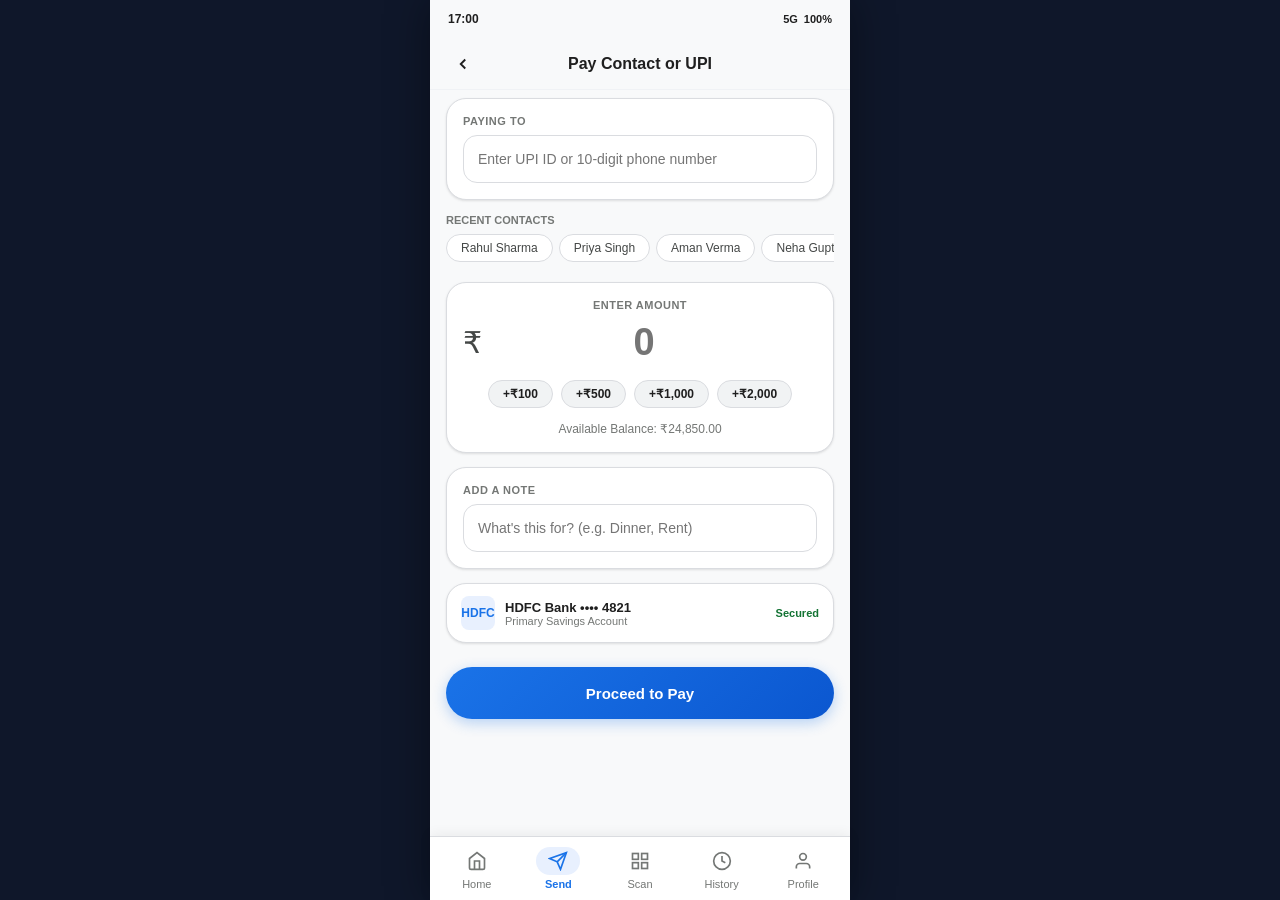
<file: send.html>
<!DOCTYPE html>
<html lang="en">
<head>
  <meta charset="UTF-8">
  <meta name="viewport" content="width=device-width, initial-scale=1.0, maximum-scale=1.0, user-scalable=no">
  <title>Send Money - Google Pay</title>
  <style>
/* Google Pay UPI - Natural Page Scrolling & Full Size Components */
:root {
  --primary: #1a73e8;
  --primary-hover: #1557b0;
  --primary-light: #e8f0fe;
  --primary-gradient: linear-gradient(135deg, #1a73e8 0%, #0b57d0 100%);
  --accent-green: #137333;
  --accent-green-light: #e6f4ea;
  --danger: #d93025;
  --danger-light: #fce8e6;
  --app-bg: #f8f9fa;
  --card-bg: #ffffff;
  --surface-subtle: #f1f3f4;
  --surface-hover: #e8eaed;
  --text-main: #1f1f1f;
  --text-secondary: #444746;
  --text-muted: #747775;
  --border-color: #dadce0;
  --border-subtle: #f0f2f5;
  --font-family: -apple-system, BlinkMacSystemFont, "Segoe UI", Roboto, Helvetica, Arial, sans-serif;
  --radius-sm: 10px;
  --radius-md: 14px;
  --radius-lg: 20px;
  --radius-pill: 9999px;
  --shadow-sm: 0 1px 3px rgba(0, 0, 0, 0.08), 0 1px 2px rgba(0, 0, 0, 0.04);
  --shadow-card: 0 2px 8px rgba(0, 0, 0, 0.06);
}

*, *::before, *::after {
  box-sizing: border-box;
  margin: 0;
  padding: 0;
  -webkit-tap-highlight-color: transparent;
}

html, body {
  min-height: 100%;
  font-family: var(--font-family);
  font-size: 14px;
  color: var(--text-main);
  background-color: #0f172a; /* Outer dark desktop backdrop */
  margin: 0;
  padding: 0;
  overflow-x: hidden;
  overflow-y: auto !important; /* Full natural outer webpage scrolling */
  -webkit-font-smoothing: antialiased;
}

a {
  color: var(--primary);
  text-decoration: none;
}

button, input, select, textarea {
  font-family: inherit;
  font-size: inherit;
  color: inherit;
}

button {
  cursor: pointer;
  border: none;
  background: none;
}

svg {
  display: inline-block;
  vertical-align: middle;
  flex-shrink: 0;
}

/* ==========================================================================
   APP CONTAINER (Auto Height, Content-Driven, Natural Page Scrolling)
   ========================================================================== */
.phone-viewport-container {
  width: 100%;
  max-width: 420px;
  min-height: 100vh;
  height: auto !important; /* Never fixed height! Height determined by content */
  background-color: var(--app-bg);
  margin: 0 auto;
  position: relative;
  display: flex;
  flex-direction: column;
  box-shadow: 0 0 40px rgba(0, 0, 0, 0.4);
  padding-bottom: 90px; /* Room for fixed bottom navigation */
}

@media (max-width: 480px) {
  body {
    background-color: var(--app-bg);
  }
  .phone-viewport-container {
    max-width: 100%;
    box-shadow: none;
  }
}

/* Status Bar */
.phone-status-bar {
  height: 38px;
  padding: 0 18px;
  display: flex;
  align-items: center;
  justify-content: space-between;
  font-size: 12px;
  font-weight: 600;
  color: var(--text-main);
  background: var(--app-bg);
  flex-shrink: 0;
  user-select: none;
}

.status-bar-icons {
  display: flex;
  align-items: center;
  gap: 6px;
  font-size: 11px;
}

/* App Header */
.app-header {
  padding: 4px 16px 12px;
  display: flex;
  align-items: center;
  justify-content: space-between;
  gap: 12px;
  background: var(--app-bg);
  flex-shrink: 0;
}

.header-search-bar {
  flex: 1;
  height: 44px;
  background: var(--card-bg);
  border: 1px solid var(--border-color);
  border-radius: var(--radius-pill);
  display: flex;
  align-items: center;
  padding: 0 14px;
  gap: 10px;
  box-shadow: var(--shadow-sm);
  color: var(--text-muted);
  font-size: 13px;
  text-decoration: none;
  overflow: hidden;
}

.header-search-bar svg {
  width: 18px !important;
  height: 18px !important;
  stroke: var(--text-secondary);
  flex-shrink: 0;
}

.header-avatar-btn {
  width: 40px;
  height: 40px;
  min-width: 40px;
  min-height: 40px;
  border-radius: 50%;
  background: #e0e7ff;
  color: #3730a3;
  display: flex;
  align-items: center;
  justify-content: center;
  font-weight: 700;
  font-size: 14px;
  border: 2px solid #fff;
  flex-shrink: 0;
  text-decoration: none;
}

.header-scan-btn {
  width: 40px;
  height: 40px;
  min-width: 40px;
  min-height: 40px;
  border-radius: 50%;
  background: var(--card-bg);
  border: 1px solid var(--border-color);
  display: flex;
  align-items: center;
  justify-content: center;
  color: var(--primary);
  box-shadow: var(--shadow-sm);
  flex-shrink: 0;
  text-decoration: none;
}

.header-scan-btn svg {
  width: 20px !important;
  height: 20px !important;
  stroke: currentColor;
  flex-shrink: 0;
}

/* Page Top Bar (for subpages) */
.page-top-bar {
  height: 52px;
  padding: 0 14px;
  display: flex;
  align-items: center;
  justify-content: space-between;
  background: var(--app-bg);
  flex-shrink: 0;
  border-bottom: 1px solid var(--border-subtle);
}

.back-btn {
  width: 38px;
  height: 38px;
  min-width: 38px;
  min-height: 38px;
  border-radius: 50%;
  display: flex;
  align-items: center;
  justify-content: center;
  color: var(--text-main);
  flex-shrink: 0;
}

.back-btn svg {
  width: 18px !important;
  height: 18px !important;
  flex-shrink: 0;
}

.page-top-title {
  font-size: 16px;
  font-weight: 600;
  color: var(--text-main);
}

/* Main Content Body (Natural Flow) */
.main-content-body {
  padding: 8px 16px 20px;
  display: flex;
  flex-direction: column;
  gap: 16px;
  width: 100%;
}

/* ==========================================================================
   FIXED BOTTOM NAVIGATION BAR
   ========================================================================== */
.bottom-nav-bar {
  position: fixed !important;
  bottom: 0 !important;
  left: 50% !important;
  transform: translateX(-50%) !important;
  width: 100% !important;
  max-width: 420px !important;
  height: 64px !important;
  background: #ffffff !important;
  border-top: 1px solid var(--border-color) !important;
  display: flex !important;
  align-items: center !important;
  justify-content: space-around !important;
  padding: 0 6px !important;
  z-index: 1000 !important;
  box-shadow: 0 -2px 12px rgba(0, 0, 0, 0.06) !important;
}

.bottom-nav-item {
  flex: 1;
  display: flex;
  flex-direction: column;
  align-items: center;
  justify-content: center;
  gap: 3px;
  color: var(--text-muted);
  font-size: 11px;
  font-weight: 500;
  text-decoration: none;
  padding: 4px 0;
}

.nav-icon-pill {
  width: 44px;
  height: 28px;
  border-radius: var(--radius-pill);
  display: flex;
  align-items: center;
  justify-content: center;
}

.nav-icon-pill svg {
  width: 20px !important;
  height: 20px !important;
  stroke: currentColor;
  stroke-width: 2;
  fill: none;
  flex-shrink: 0;
}

.bottom-nav-item.active {
  color: var(--primary);
  font-weight: 600;
}

.bottom-nav-item.active .nav-icon-pill {
  background: var(--primary-light);
  color: var(--primary);
}

/* ==========================================================================
   BANK BALANCE CARD (Crystal Clear & Never Collapsed)
   ========================================================================== */
.balance-card-hero {
  background: #ffffff;
  border: 1.5px solid var(--border-color);
  border-radius: 20px;
  padding: 16px 18px 14px;
  box-shadow: var(--shadow-card);
  position: relative;
  display: flex;
  flex-direction: column;
  width: 100%;
}

.balance-card-hero::before {
  content: "";
  position: absolute;
  top: 0;
  left: 0;
  right: 0;
  height: 5px;
  background: linear-gradient(90deg, #1a73e8, #4285f4, #34a853);
  border-top-left-radius: 18px;
  border-top-right-radius: 18px;
}

.balance-card-header {
  display: flex;
  justify-content: space-between;
  align-items: center;
  margin-bottom: 6px;
}

.balance-card-title {
  display: flex;
  align-items: center;
  gap: 8px;
  font-size: 11px;
  font-weight: 600;
  color: var(--text-secondary);
  text-transform: uppercase;
  letter-spacing: 0.5px;
}

.balance-card-title svg {
  width: 16px !important;
  height: 16px !important;
  flex-shrink: 0;
}

.balance-toggle-pill {
  display: inline-flex;
  align-items: center;
  gap: 5px;
  background: var(--primary-light);
  color: var(--primary);
  padding: 3px 9px;
  border-radius: var(--radius-pill);
  font-size: 11px;
  font-weight: 600;
}

.balance-toggle-pill svg {
  width: 13px !important;
  height: 13px !important;
  flex-shrink: 0;
}

.balance-amount-display {
  font-size: 32px !important;
  font-weight: 700 !important;
  color: #1a73e8 !important;
  letter-spacing: -0.5px !important;
  margin: 4px 0 8px !important;
  display: block !important;
  line-height: 1.2 !important;
}

.balance-card-footer {
  display: flex;
  align-items: center;
  justify-content: space-between;
  border-top: 1px solid var(--surface-subtle);
  padding-top: 8px;
  font-size: 12px;
}

.bank-pill {
  display: flex;
  align-items: center;
  gap: 6px;
  color: var(--text-secondary);
  font-weight: 500;
}

.bank-dot {
  width: 7px;
  height: 7px;
  border-radius: 50%;
  background: var(--accent-green);
  display: inline-block;
}

.upi-active-badge {
  color: var(--accent-green);
  font-size: 11px;
  font-weight: 600;
  background: var(--accent-green-light);
  padding: 2px 8px;
  border-radius: var(--radius-pill);
}

/* ==========================================================================
   CARDS & SECTIONS
   ========================================================================== */
.mobile-card {
  background: var(--card-bg);
  border-radius: var(--radius-lg);
  padding: 16px;
  border: 1px solid var(--border-color);
  box-shadow: var(--shadow-sm);
  width: 100%;
}

.section-title {
  font-size: 12px;
  font-weight: 600;
  color: var(--text-secondary);
  text-transform: uppercase;
  letter-spacing: 0.5px;
  display: flex;
  align-items: center;
  justify-content: space-between;
  margin-bottom: -4px;
}

/* Quick Action Circles */
.mobile-actions-row {
  display: grid;
  grid-template-columns: repeat(4, 1fr);
  gap: 10px;
  text-align: center;
}

.mobile-action-item {
  display: flex;
  flex-direction: column;
  align-items: center;
  gap: 6px;
  text-decoration: none;
}

.mobile-action-circle {
  width: 54px;
  height: 54px;
  min-width: 54px;
  min-height: 54px;
  border-radius: 50%;
  background: var(--card-bg);
  border: 1px solid var(--border-color);
  color: var(--primary);
  display: flex;
  align-items: center;
  justify-content: center;
  box-shadow: var(--shadow-sm);
}

.mobile-action-circle svg {
  width: 22px !important;
  height: 22px !important;
  stroke: currentColor;
  stroke-width: 2;
  fill: none;
  flex-shrink: 0;
}

.mobile-action-label {
  font-size: 12px;
  font-weight: 600;
  color: var(--text-main);
}

/* ==========================================================================
   AVATAR CIRCLES (Explicit Non-Collapsing 52px Fixed Dimensions)
   ========================================================================== */
.avatar-scroll-row {
  display: flex !important;
  flex-direction: row !important;
  align-items: flex-start !important;
  gap: 14px !important;
  overflow-x: auto !important;
  overflow-y: hidden !important;
  padding: 4px 2px 10px 2px !important;
  -webkit-overflow-scrolling: touch;
  width: 100%;
}

.avatar-scroll-row::-webkit-scrollbar {
  display: none;
}

.avatar-contact-btn {
  display: flex !important;
  flex-direction: column !important;
  align-items: center !important;
  gap: 6px !important;
  text-align: center !important;
  min-width: 62px !important;
  width: 62px !important;
  background: none !important;
  border: none !important;
  text-decoration: none !important;
  flex-shrink: 0 !important;
}

.avatar-circle {
  width: 52px !important;
  height: 52px !important;
  min-width: 52px !important;
  min-height: 52px !important;
  max-width: 52px !important;
  max-height: 52px !important;
  border-radius: 50% !important;
  background: #e8f0fe !important;
  color: var(--primary) !important;
  border: 2px solid #ffffff !important;
  box-shadow: 0 2px 6px rgba(0, 0, 0, 0.08) !important;
  display: flex !important;
  align-items: center !important;
  justify-content: center !important;
  font-weight: 700 !important;
  font-size: 15px !important;
  flex-shrink: 0 !important;
}

.avatar-circle.business {
  background: #ffffff !important;
  border-color: var(--border-color) !important;
  font-size: 22px !important;
}

.avatar-name {
  font-size: 12px !important;
  font-weight: 500 !important;
  color: var(--text-main) !important;
  max-width: 62px !important;
  white-space: nowrap !important;
  overflow: hidden !important;
  text-overflow: ellipsis !important;
  display: block !important;
  text-align: center !important;
}

/* ==========================================================================
   TRANSACTION FEED
   ========================================================================== */
.mobile-tx-item {
  display: flex;
  align-items: center;
  justify-content: space-between;
  padding: 12px 0;
  border-bottom: 1px solid var(--border-subtle);
  cursor: pointer;
}

.mobile-tx-item:last-child {
  border-bottom: none;
}

.mobile-tx-left {
  display: flex;
  align-items: center;
  gap: 12px;
  min-width: 0;
}

.mobile-tx-avatar {
  width: 40px;
  height: 40px;
  min-width: 40px;
  min-height: 40px;
  border-radius: 50%;
  background: var(--surface-subtle);
  display: flex;
  align-items: center;
  justify-content: center;
  font-weight: 600;
  font-size: 14px;
  flex-shrink: 0;
}

.mobile-tx-avatar.credited {
  background: var(--accent-green-light);
  color: var(--accent-green);
}

.mobile-tx-avatar.debited {
  background: #f1f3f4;
  color: var(--text-secondary);
}

.mobile-tx-details {
  display: flex;
  flex-direction: column;
  min-width: 0;
}

.mobile-tx-title {
  font-size: 14px;
  font-weight: 600;
  color: var(--text-main);
  white-space: nowrap;
  overflow: hidden;
  text-overflow: ellipsis;
}

.mobile-tx-subtitle {
  font-size: 12px;
  color: var(--text-muted);
  margin-top: 2px;
}

.mobile-tx-right {
  display: flex;
  flex-direction: column;
  align-items: flex-end;
  gap: 2px;
  flex-shrink: 0;
}

.mobile-tx-amount {
  font-size: 15px;
  font-weight: 600;
}

.mobile-tx-amount.debited { color: var(--text-main); }
.mobile-tx-amount.credited { color: var(--accent-green); }
.mobile-tx-amount.failed { color: var(--text-muted); text-decoration: line-through; }

/* ==========================================================================
   FORMS & INPUTS
   ========================================================================== */
.mobile-input-card {
  background: var(--card-bg);
  border-radius: var(--radius-lg);
  padding: 16px;
  border: 1px solid var(--border-color);
  box-shadow: var(--shadow-sm);
}

.mobile-input-label {
  font-size: 11px;
  font-weight: 600;
  color: var(--text-muted);
  text-transform: uppercase;
  letter-spacing: 0.5px;
  margin-bottom: 8px;
  display: block;
}

.form-control {
  width: 100%;
  height: 48px;
  padding: 0 14px;
  border: 1px solid var(--border-color);
  border-radius: var(--radius-md);
  font-size: 14px;
  color: var(--text-main);
  background: #ffffff;
  outline: none;
}

.form-control:focus {
  border-color: var(--primary);
}

.form-error {
  color: var(--danger);
  font-size: 12px;
  font-weight: 500;
  margin-top: 5px;
  display: none;
}

.form-error.visible {
  display: block;
}

.mobile-amount-display {
  display: flex;
  align-items: center;
  justify-content: center;
  margin: 10px 0 16px;
}

.mobile-amount-input {
  border: none;
  outline: none;
  font-size: 38px;
  font-weight: 700;
  color: var(--text-main);
  text-align: center;
  width: 100%;
  background: transparent;
}

.denomination-chips {
  display: flex;
  gap: 8px;
  justify-content: center;
  flex-wrap: wrap;
  margin-bottom: 14px;
}

.denom-chip {
  padding: 6px 14px;
  border-radius: var(--radius-pill);
  background: var(--surface-subtle);
  border: 1px solid var(--border-color);
  font-size: 12px;
  font-weight: 600;
  color: var(--text-main);
}

.btn-mobile-primary {
  width: 100%;
  height: 52px;
  border-radius: var(--radius-pill);
  background: var(--primary-gradient);
  color: #fff;
  font-size: 15px;
  font-weight: 600;
  display: flex;
  align-items: center;
  justify-content: center;
  gap: 8px;
  box-shadow: 0 4px 14px rgba(26, 115, 232, 0.3);
  margin-top: 10px;
  text-decoration: none;
}

.btn-mobile-secondary {
  width: 100%;
  height: 46px;
  border-radius: var(--radius-pill);
  background: var(--surface-subtle);
  color: var(--text-main);
  border: 1px solid var(--border-color);
  font-size: 13px;
  font-weight: 600;
  display: flex;
  align-items: center;
  justify-content: center;
  text-decoration: none;
}

/* ==========================================================================
   NPCI PIN SCREEN (Full 4-Row Keypad, 100% Reachable & Non-Clipping)
   ========================================================================== */
.npci-pin-container {
  min-height: 100vh;
  height: auto;
  background: #ffffff;
  display: flex;
  flex-direction: column;
  justify-content: space-between;
  padding-bottom: 30px;
}

.npci-header-banner {
  background: #f8f9fa;
  border-bottom: 1px solid var(--border-color);
  padding: 12px 18px;
  display: flex;
  align-items: center;
  justify-content: space-between;
}

.npci-bank-logo {
  font-weight: 700;
  font-size: 13px;
  color: var(--primary);
}

.npci-upi-logo {
  font-size: 11px;
  font-weight: 700;
  color: var(--text-muted);
  letter-spacing: 0.5px;
}

.npci-payee-card {
  padding: 16px 18px;
  border-bottom: 1px dashed var(--border-color);
  display: flex;
  justify-content: space-between;
  align-items: center;
}

.npci-pin-section {
  text-align: center;
  padding: 24px 18px 10px;
}

.npci-dots-row {
  display: flex;
  justify-content: center;
  gap: 20px;
  margin: 24px 0 16px;
}

.npci-dot {
  width: 16px;
  height: 16px;
  min-width: 16px;
  min-height: 16px;
  border-radius: 50%;
  border: 2px solid #cbd5e1;
  background: #fff;
  transition: all 0.15s cubic-bezier(0.175, 0.885, 0.32, 1.275);
}

.npci-dot.filled {
  background: var(--text-main);
  border-color: var(--text-main);
  transform: scale(1.15);
}

.npci-dots-row.error {
  animation: shake 0.4s ease-in-out;
}

.npci-dots-row.error .npci-dot {
  border-color: var(--danger);
  background: var(--danger);
}

@keyframes shake {
  0%, 100% { transform: translateX(0); }
  20%, 60% { transform: translateX(-8px); }
  40%, 80% { transform: translateX(8px); }
}

/* Full 4-Row Touch Keypad */
.npci-keypad-grid {
  display: grid !important;
  grid-template-columns: repeat(3, 1fr) !important;
  gap: 10px !important;
  padding: 10px 18px 10px !important;
  width: 100% !important;
}

.npci-key-btn {
  height: 56px !important;
  min-height: 56px !important;
  border-radius: var(--radius-md) !important;
  background: #f8f9fa !important;
  border: 1px solid var(--border-subtle) !important;
  font-size: 22px !important;
  font-weight: 600 !important;
  color: var(--text-main) !important;
  display: flex !important;
  align-items: center !important;
  justify-content: center !important;
  box-shadow: 0 1px 2px rgba(0,0,0,0.04);
}

.npci-key-btn:active {
  background: #e2e8f0 !important;
}

.npci-key-btn.action-btn {
  font-size: 16px !important;
  background: #edf2f7 !important;
}

.npci-key-btn.submit-btn {
  background: var(--primary) !important;
  color: #fff !important;
  font-size: 20px !important;
}

/* ==========================================================================
   PAYMENT RESULT CELEBRATION
   ========================================================================== */
.result-celebration {
  text-align: center;
  padding: 24px 12px 16px;
}

.celebration-check-circle {
  width: 76px;
  height: 76px;
  border-radius: 50%;
  background: var(--accent-green-light);
  color: var(--accent-green);
  display: flex;
  align-items: center;
  justify-content: center;
  margin: 0 auto 14px;
}

.celebration-check-circle svg {
  width: 40px !important;
  height: 40px !important;
  stroke: currentColor;
  stroke-width: 3;
  fill: none;
  flex-shrink: 0;
}

.receipt-row {
  display: flex;
  justify-content: space-between;
  font-size: 13px;
  margin-bottom: 10px;
}

.receipt-row:last-child {
  margin-bottom: 0;
}

.receipt-row .label { color: var(--text-muted); }
.receipt-row .value { font-weight: 600; color: var(--text-main); }

/* ==========================================================================
   SCANNER & MODAL
   ========================================================================== */
.scanner-container {
  height: 260px;
  background: #000;
  border-radius: 24px;
  position: relative;
  overflow: hidden;
  display: flex;
  align-items: center;
  justify-content: center;
  margin-bottom: 16px;
}

.scanner-viewfinder {
  width: 180px;
  height: 180px;
  position: relative;
  border: 2px solid rgba(255, 255, 255, 0.3);
  border-radius: 14px;
}

.scanner-corner {
  position: absolute;
  width: 22px;
  height: 22px;
  border-color: #fff;
  border-style: solid;
}

.corner-tl { top: -2px; left: -2px; border-width: 4px 0 0 4px; border-top-left-radius: 10px; }
.corner-tr { top: -2px; right: -2px; border-width: 4px 4px 0 0; border-top-right-radius: 10px; }
.corner-bl { bottom: -2px; left: -2px; border-width: 0 0 4px 4px; border-bottom-left-radius: 10px; }
.corner-br { bottom: -2px; right: -2px; border-width: 0 4px 4px 0; border-bottom-right-radius: 10px; }

.laser-beam {
  position: absolute;
  left: 0;
  right: 0;
  height: 3px;
  background: #34a853;
  box-shadow: 0 0 12px #34a853;
  animation: scan-laser 2s infinite alternate ease-in-out;
}

@keyframes scan-laser {
  0% { top: 10%; }
  100% { top: 90%; }
}

.scanner-controls {
  position: absolute;
  bottom: 12px;
  display: flex;
  gap: 12px;
}

.scanner-pill-btn {
  background: rgba(255, 255, 255, 0.2);
  backdrop-filter: blur(8px);
  color: #fff;
  padding: 6px 14px;
  border-radius: var(--radius-pill);
  font-size: 12px;
  font-weight: 500;
  display: flex;
  align-items: center;
  gap: 6px;
}

.mobile-sheet-overlay {
  position: fixed;
  inset: 0;
  background: rgba(0, 0, 0, 0.5);
  z-index: 2000;
  display: flex;
  flex-direction: column;
  justify-content: flex-end;
  opacity: 0;
  visibility: hidden;
  transition: all 0.25s ease;
}

.mobile-sheet-overlay.active {
  opacity: 1;
  visibility: visible;
}

.mobile-sheet-content {
  background: var(--card-bg);
  border-top-left-radius: 28px;
  border-top-right-radius: 28px;
  padding: 24px 20px 32px;
  transform: translateY(100%);
  transition: transform 0.25s ease;
  max-height: 85vh;
  overflow-y: auto;
  max-width: 420px;
  margin: 0 auto;
  width: 100%;
}

.mobile-sheet-overlay.active .mobile-sheet-content {
  transform: translateY(0);
}

.sheet-handle {
  width: 40px;
  height: 4px;
  background: #cbd5e1;
  border-radius: 2px;
  margin: -10px auto 16px;
}

/* Filter Chips & Search */
.search-input {
  width: 100%;
  height: 44px;
  padding: 0 16px;
  border: 1px solid var(--border-color);
  border-radius: var(--radius-pill);
  font-size: 13px;
  outline: none;
  background: #ffffff;
}

.filter-chips {
  display: flex;
  gap: 6px;
  align-items: center;
}

.filter-chip {
  padding: 6px 14px;
  border-radius: var(--radius-pill);
  background: var(--card-bg);
  border: 1px solid var(--border-color);
  font-size: 12px;
  font-weight: 500;
  color: var(--text-secondary);
  white-space: nowrap;
}

.filter-chip.active {
  background: var(--primary);
  color: #fff;
  border-color: var(--primary);
}

.phone-toast-container {
  position: fixed;
  top: 48px;
  left: 50%;
  transform: translateX(-50%);
  width: 90%;
  max-width: 380px;
  z-index: 3000;
  display: flex;
  flex-direction: column;
  gap: 8px;
  pointer-events: none;
}

.phone-toast {
  background: #1e293b;
  color: #fff;
  padding: 10px 16px;
  border-radius: var(--radius-pill);
  font-size: 13px;
  font-weight: 500;
  box-shadow: 0 4px 14px rgba(0,0,0,0.1);
  text-align: center;
  transform: translateY(-20px);
  opacity: 0;
  transition: all 0.25s ease;
  pointer-events: auto;
}

.phone-toast.show {
  transform: translateY(0);
  opacity: 1;
}

.phone-toast.toast-error { background: var(--danger); }
.phone-toast.toast-success { background: var(--accent-green); }

.spinner {
  width: 18px;
  height: 18px;
  border: 2px solid rgba(255,255,255,0.3);
  border-top-color: #fff;
  border-radius: 50%;
  animation: spin 0.8s linear infinite;
  display: inline-block;
  vertical-align: middle;
}
@keyframes spin { to { transform: rotate(360deg); } }

  </style>
</head>
<body>
  <div class="phone-viewport-container">
    <div class="phone-status-bar">
      <span id="phone-status-time">9:41</span>
      <div class="status-bar-icons"><span>5G</span><span>100%</span></div>
    </div>

    <div class="page-top-bar">
      <a href="index.html" class="back-btn" aria-label="Back">
        <svg width="18" height="18" viewBox="0 0 24 24" fill="none" stroke="currentColor" stroke-width="2.5"><polyline points="15 18 9 12 15 6"/></svg>
      </a>
      <span class="page-top-title">Pay Contact or UPI</span>
      <div style="width: 38px;"></div>
    </div>

    <main class="main-content-body">
      <form id="send-money-form" novalidate style="display: flex; flex-direction: column; gap: 14px;">
        <!-- Recipient Card -->
        <div class="mobile-input-card">
          <label class="mobile-input-label" for="recipient-input">Paying To</label>
          <input type="text" id="recipient-input" class="form-control" placeholder="Enter UPI ID or 10-digit phone number" autocomplete="off" required>
          <div class="form-error" id="recipient-error"></div>
        </div>

        <!-- Quick Contacts Horizontal -->
        <div>
          <div style="font-size: 11px; font-weight: 600; color: var(--text-muted); text-transform: uppercase; margin-bottom: 8px;">Recent Contacts</div>
          <div class="filter-chips" id="quick-contacts-chips" style="overflow-x: auto; padding-bottom: 6px;">
            <!-- Loaded via send.js -->
          </div>
        </div>

        <!-- Amount Entry Card -->
        <div class="mobile-input-card" style="text-align: center;">
          <label class="mobile-input-label">Enter Amount</label>
          <div class="mobile-amount-display">
            <span style="font-size: 30px; color: var(--text-secondary); margin-right: 4px;">₹</span>
            <input type="number" id="amount-input" class="mobile-amount-input" placeholder="0" min="1" step="any" required>
          </div>

          <!-- Quick Denomination Adders -->
          <div class="denomination-chips">
            <button type="button" class="denom-chip" data-add="100">+₹100</button>
            <button type="button" class="denom-chip" data-add="500">+₹500</button>
            <button type="button" class="denom-chip" data-add="1000">+₹1,000</button>
            <button type="button" class="denom-chip" data-add="2000">+₹2,000</button>
          </div>

          <div style="font-size: 12px; color: var(--text-muted);" id="available-balance-hint">
            Available Balance: ₹24,850.00
          </div>
          <div class="form-error" id="amount-error" style="text-align: center; margin-top: 6px;"></div>
        </div>

        <!-- Note Card -->
        <div class="mobile-input-card">
          <label class="mobile-input-label" for="note-input">Add a note</label>
          <input type="text" id="note-input" class="form-control" placeholder="What's this for? (e.g. Dinner, Rent)">
        </div>

        <!-- Debited Account Preview -->
        <div class="mobile-card" style="display: flex; align-items: center; justify-content: space-between; padding: 12px 14px;">
          <div style="display: flex; align-items: center; gap: 10px;">
            <div style="width: 34px; height: 34px; border-radius: 8px; background: #e8f0fe; color: #1a73e8; display: flex; align-items: center; justify-content: center; font-weight: 700; font-size: 12px;">HDFC</div>
            <div>
              <div style="font-size: 13px; font-weight: 600;">HDFC Bank •••• 4821</div>
              <div style="font-size: 11px; color: var(--text-muted);">Primary Savings Account</div>
            </div>
          </div>
          <span style="font-size: 11px; font-weight: 600; color: #137333;">Secured</span>
        </div>

        <!-- Direct Proceed to Pay Button -->
        <button type="submit" class="btn-mobile-primary" id="send-submit-btn">
          <span>Proceed to Pay</span>
        </button>
      </form>
    </main>

    <nav class="bottom-nav-bar">
      <a href="index.html" class="bottom-nav-item"><div class="nav-icon-pill"><svg width="20" height="20" viewBox="0 0 24 24"><path d="M3 9l9-7 9 7v11a2 2 0 0 1-2 2H5a2 2 0 0 1-2-2z"/><polyline points="9 22 9 12 15 12 15 22"/></svg></div><span>Home</span></a>
      <a href="send.html" class="bottom-nav-item active"><div class="nav-icon-pill"><svg width="20" height="20" viewBox="0 0 24 24"><line x1="22" y1="2" x2="11" y2="13"/><polygon points="22 2 15 22 11 13 2 9 22 2"/></svg></div><span>Send</span></a>
      <a href="scan.html" class="bottom-nav-item"><div class="nav-icon-pill"><svg width="20" height="20" viewBox="0 0 24 24"><rect x="3" y="3" width="7" height="7"/><rect x="14" y="3" width="7" height="7"/><rect x="14" y="14" width="7" height="7"/><rect x="3" y="14" width="7" height="7"/></svg></div><span>Scan</span></a>
      <a href="history.html" class="bottom-nav-item"><div class="nav-icon-pill"><svg width="20" height="20" viewBox="0 0 24 24"><circle cx="12" cy="12" r="10"/><polyline points="12 6 12 12 16 14"/></svg></div><span>History</span></a>
      <a href="profile.html" class="bottom-nav-item"><div class="nav-icon-pill"><svg width="20" height="20" viewBox="0 0 24 24"><path d="M20 21v-2a4 4 0 0 0-4-4H8a4 4 0 0 0-4 4v2"/><circle cx="12" cy="7" r="4"/></svg></div><span>Profile</span></a>
    </nav>
  </div>

  <script src="js/api.js"></script>
  <script src="js/main.js"></script>
  <script src="js/send.js"></script>
</body>
</html>
</file>
